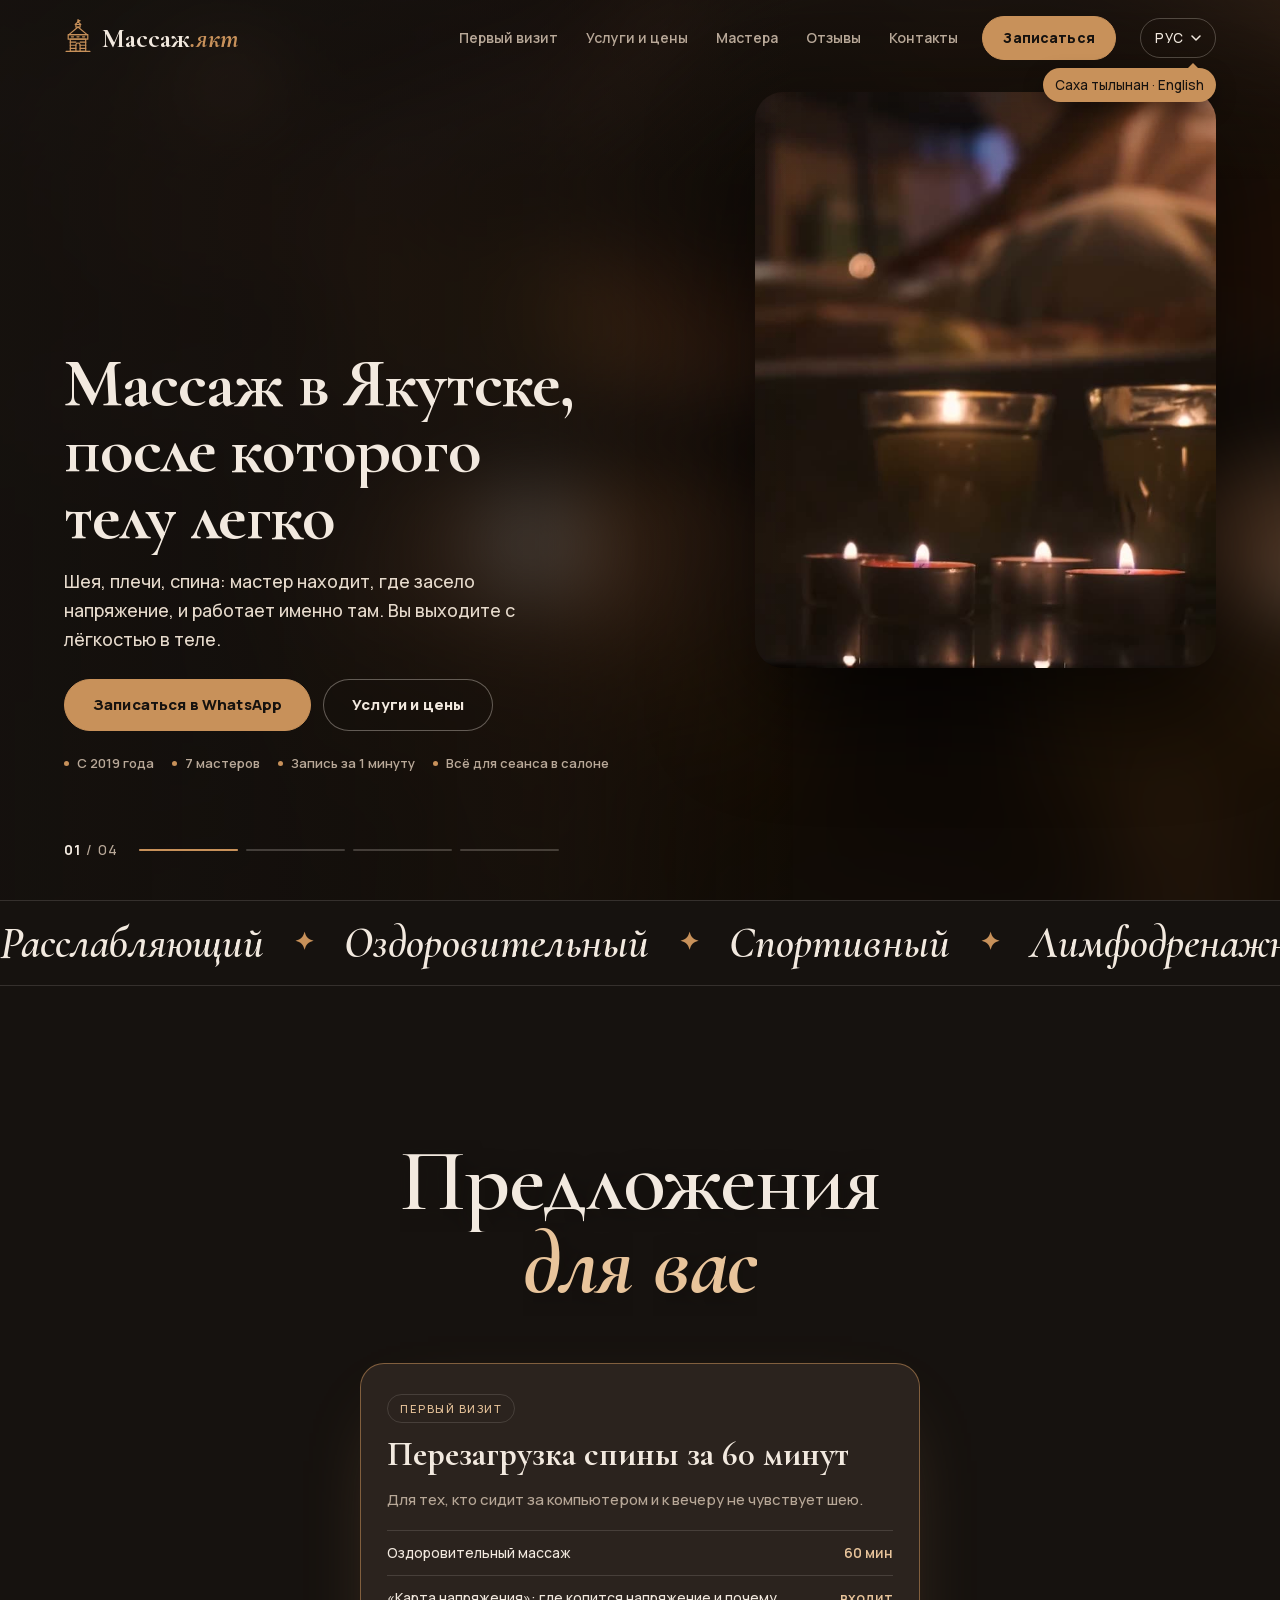
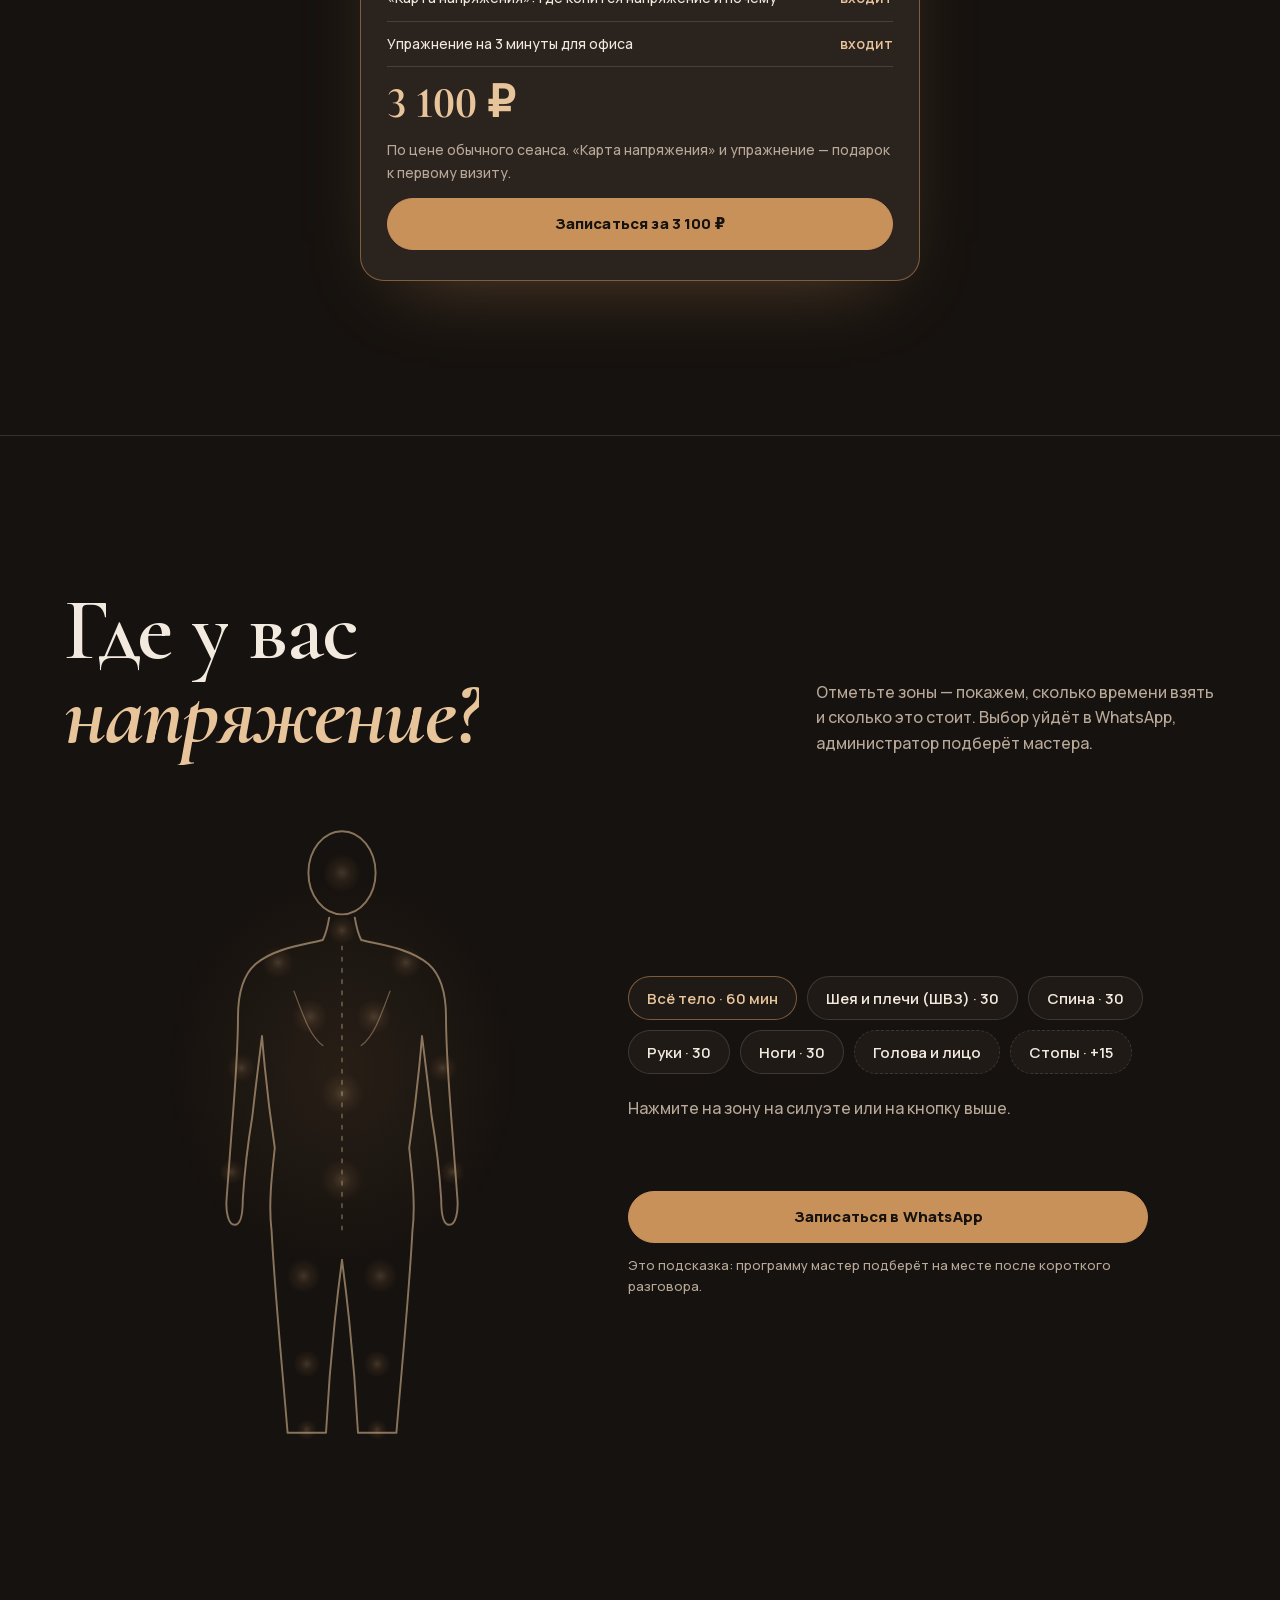
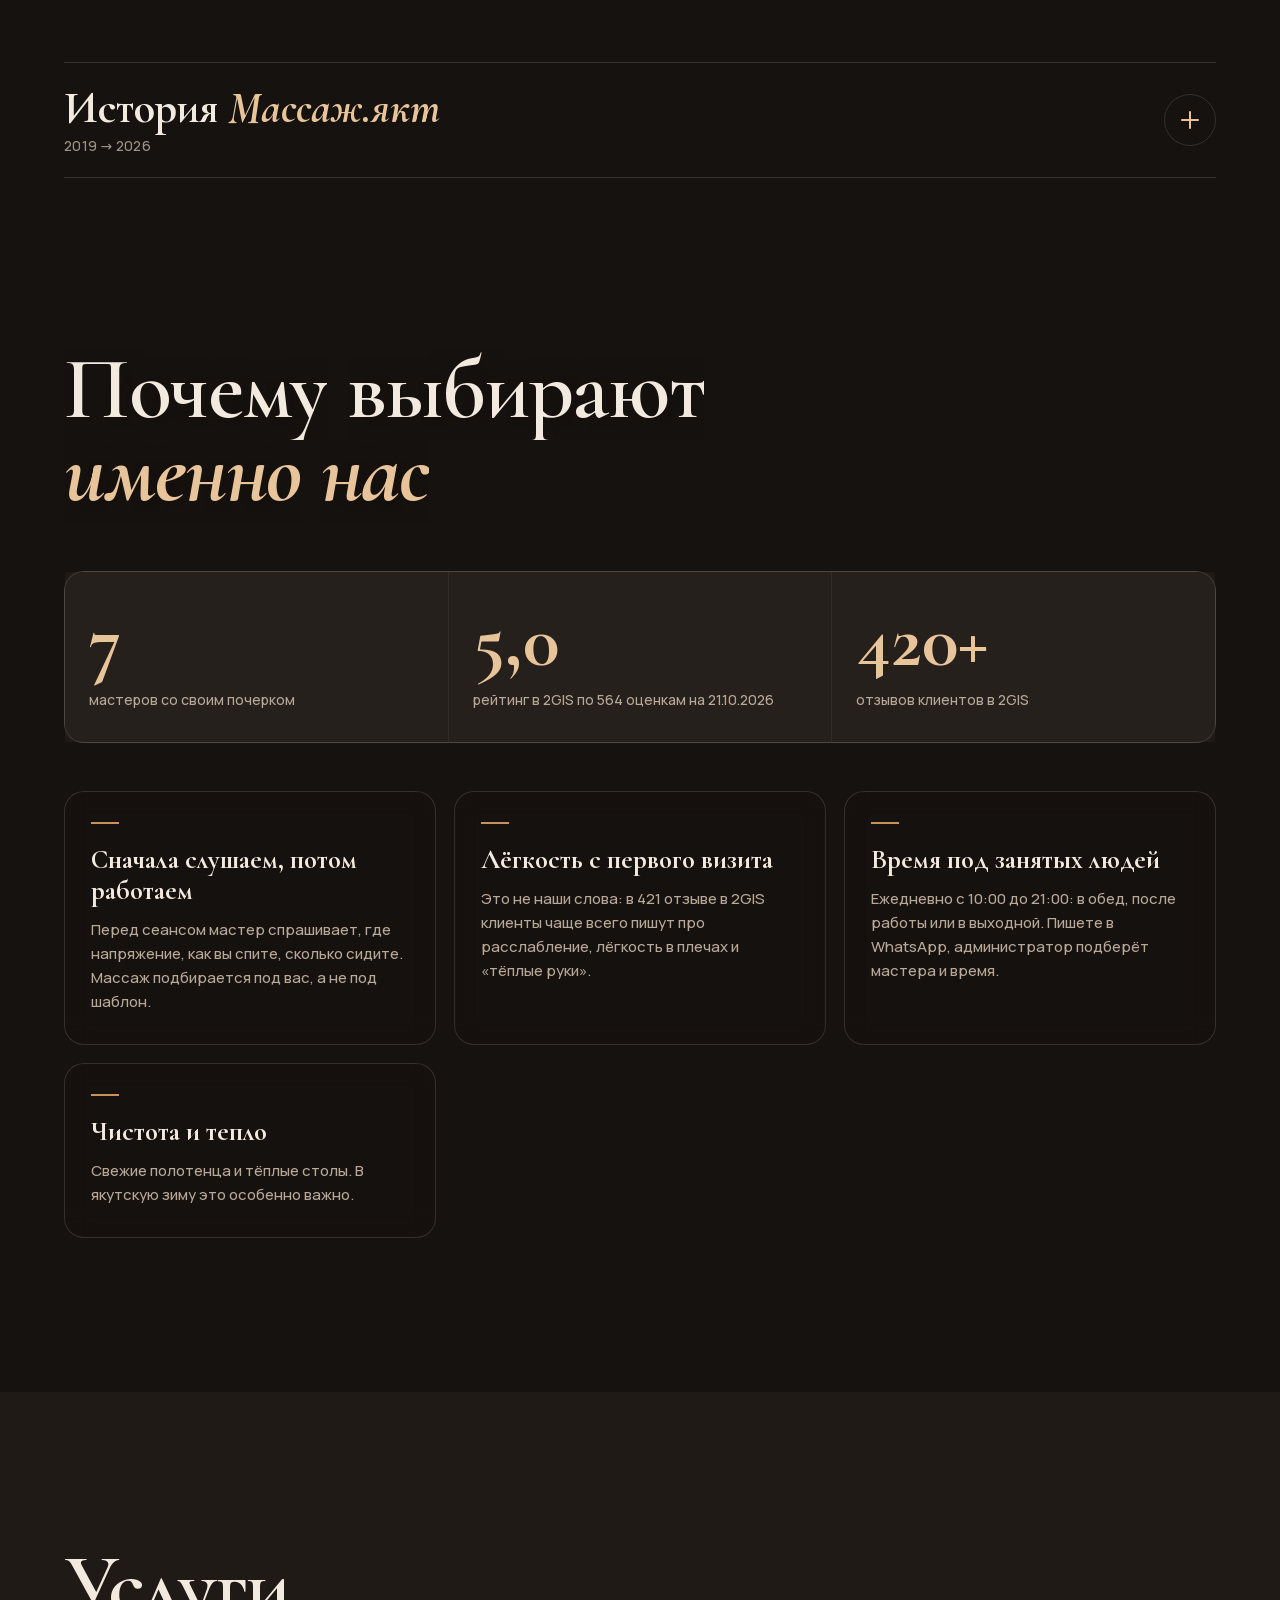
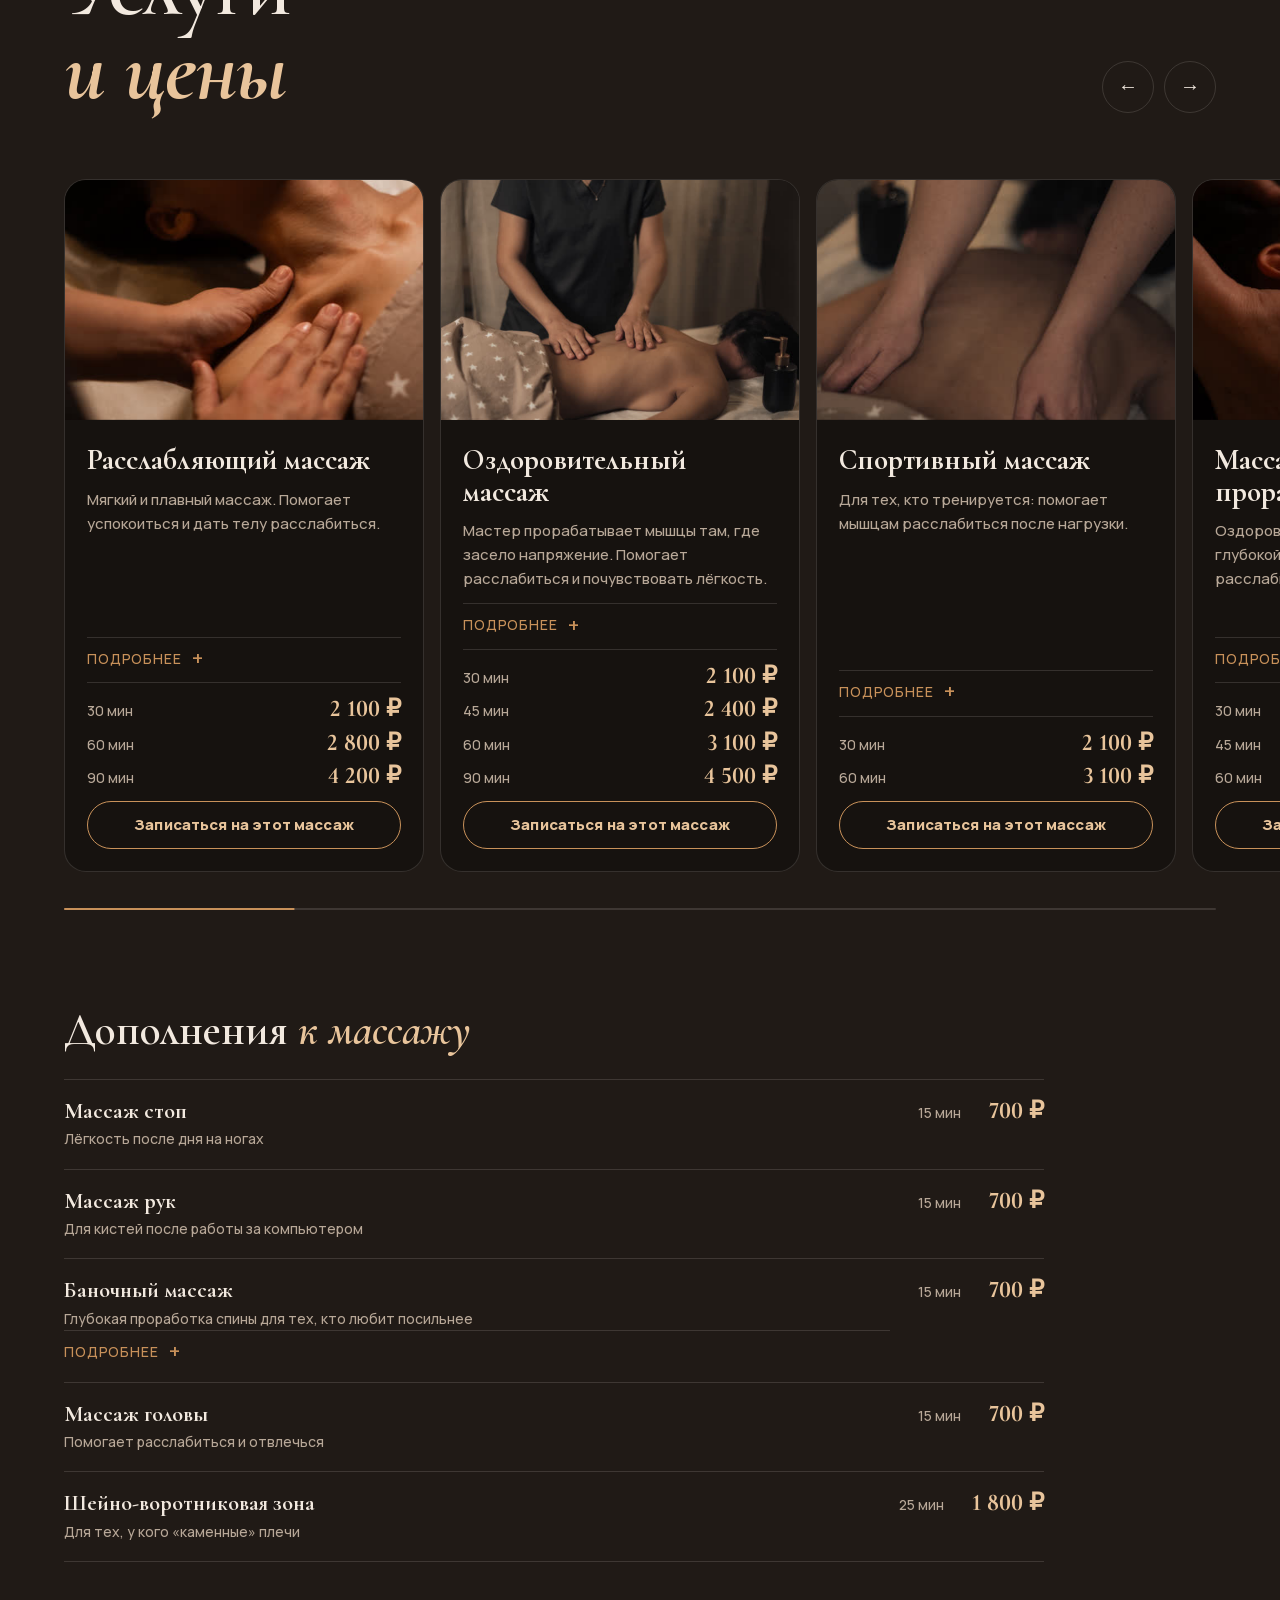
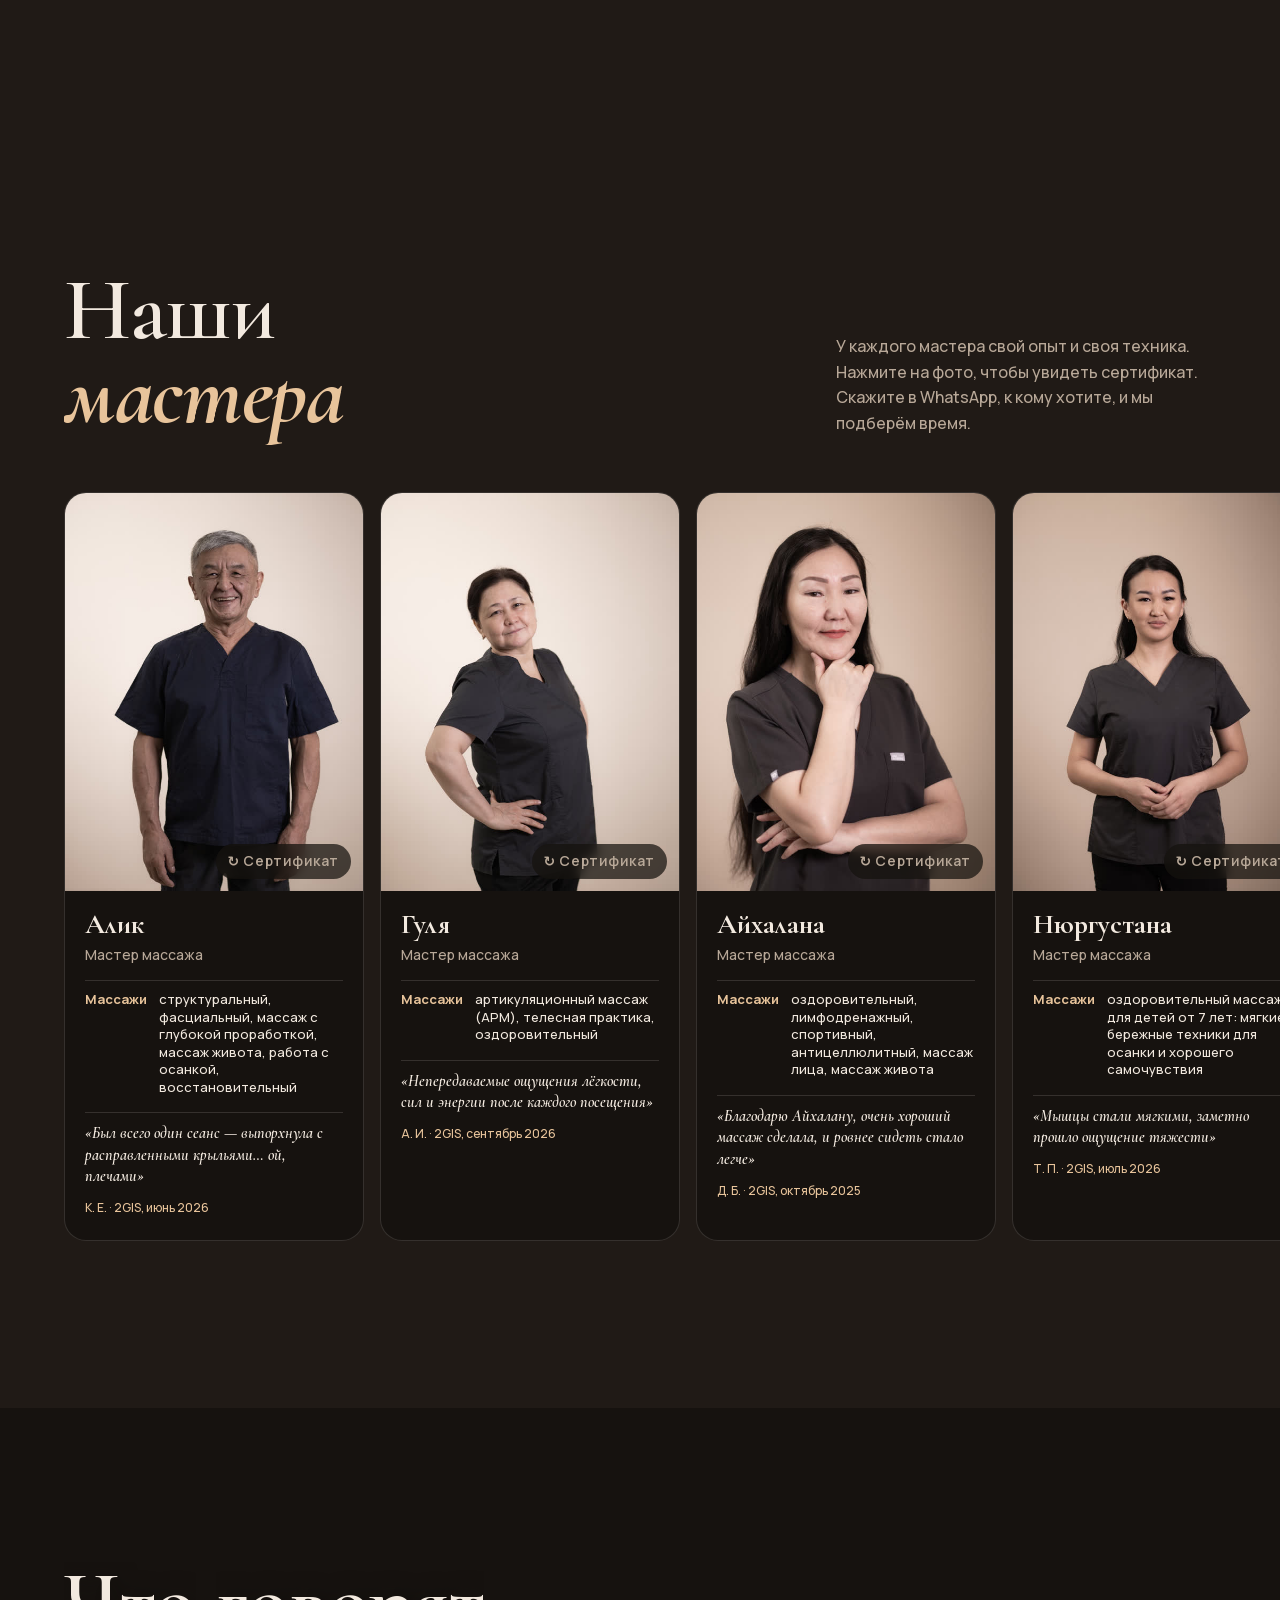
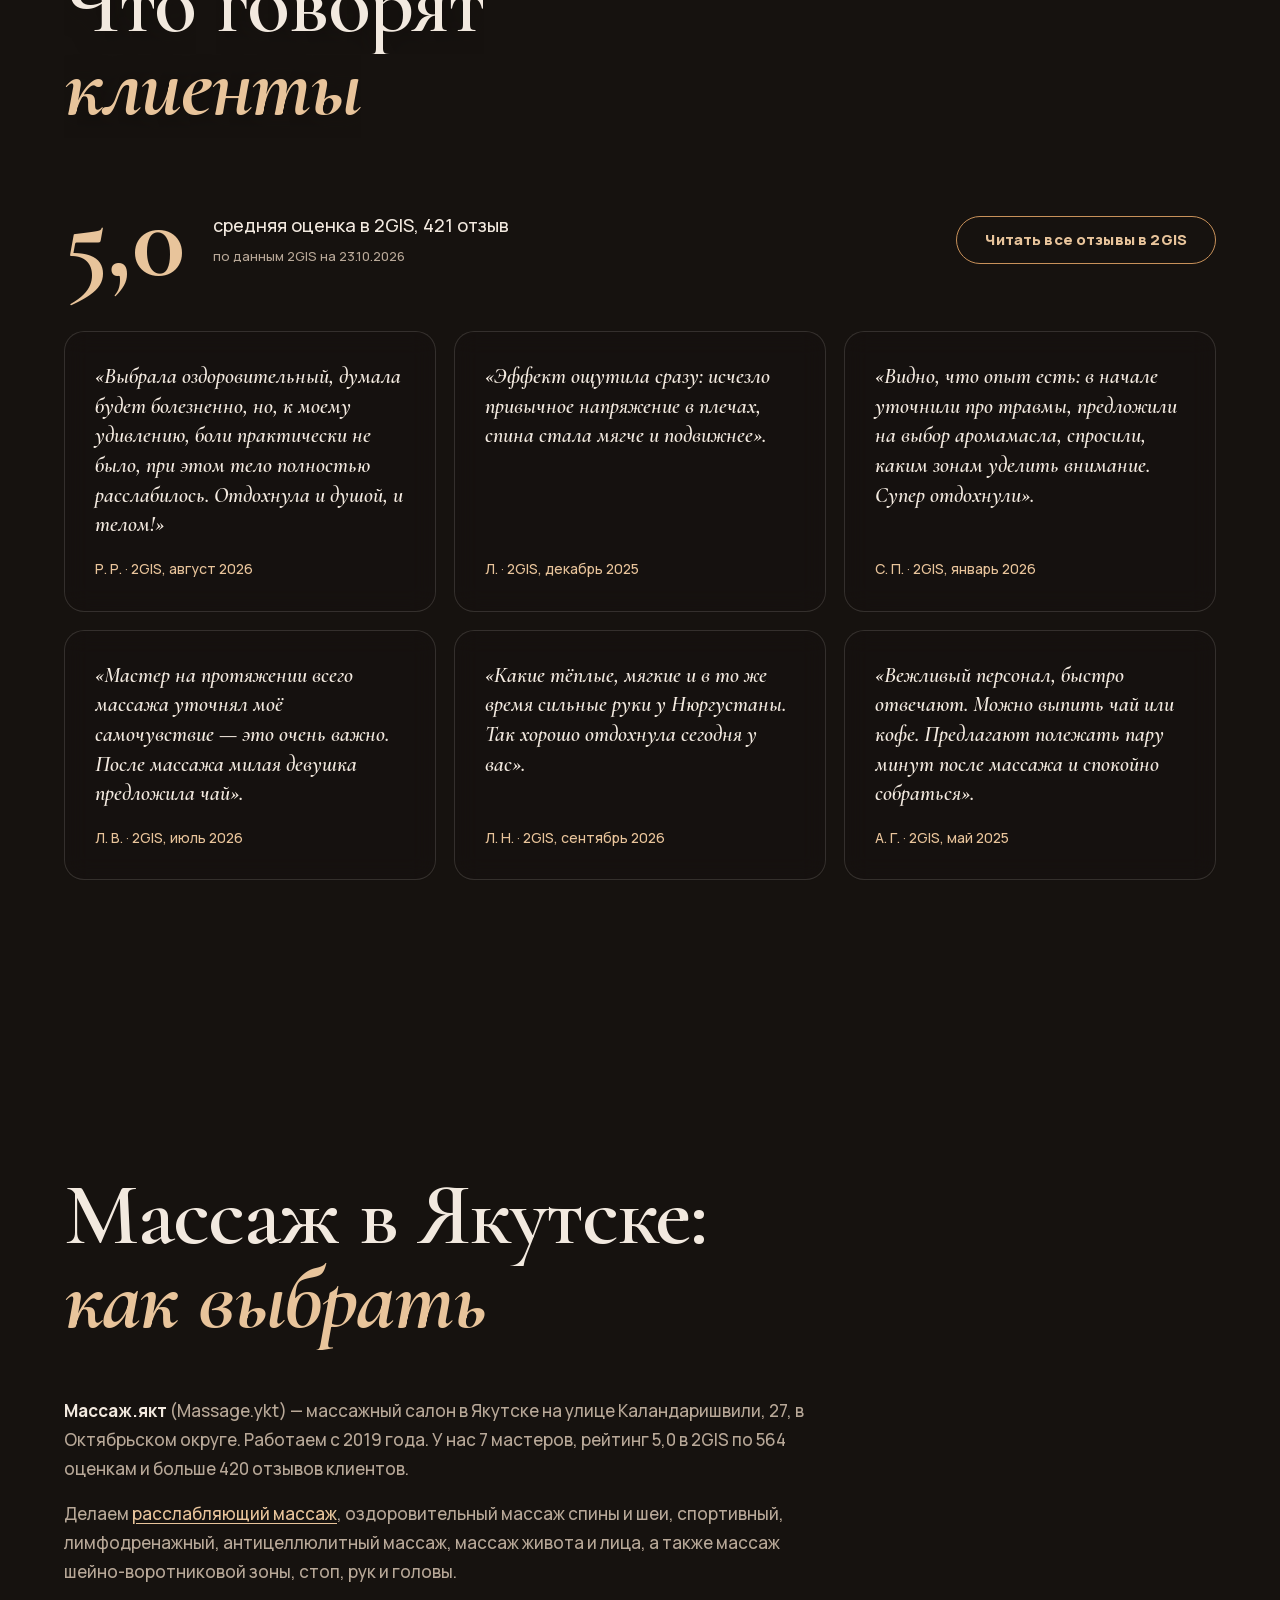
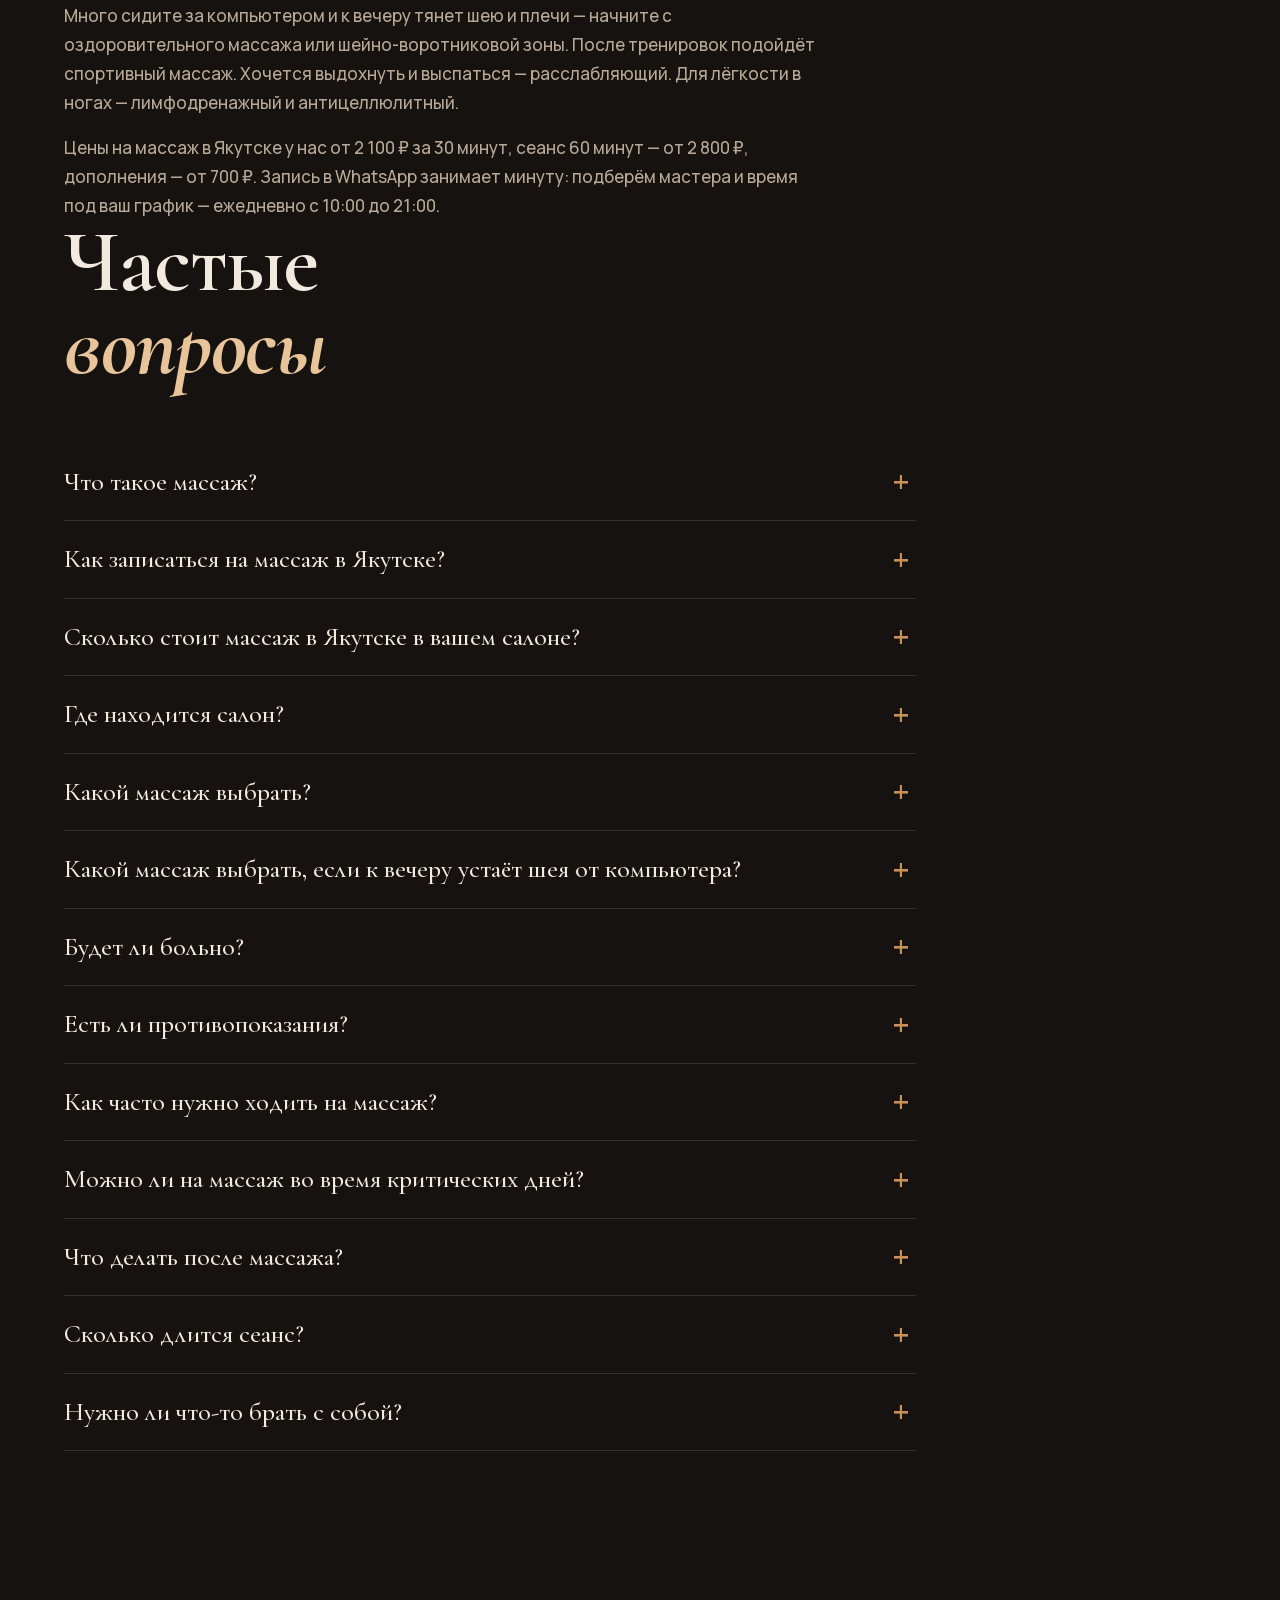
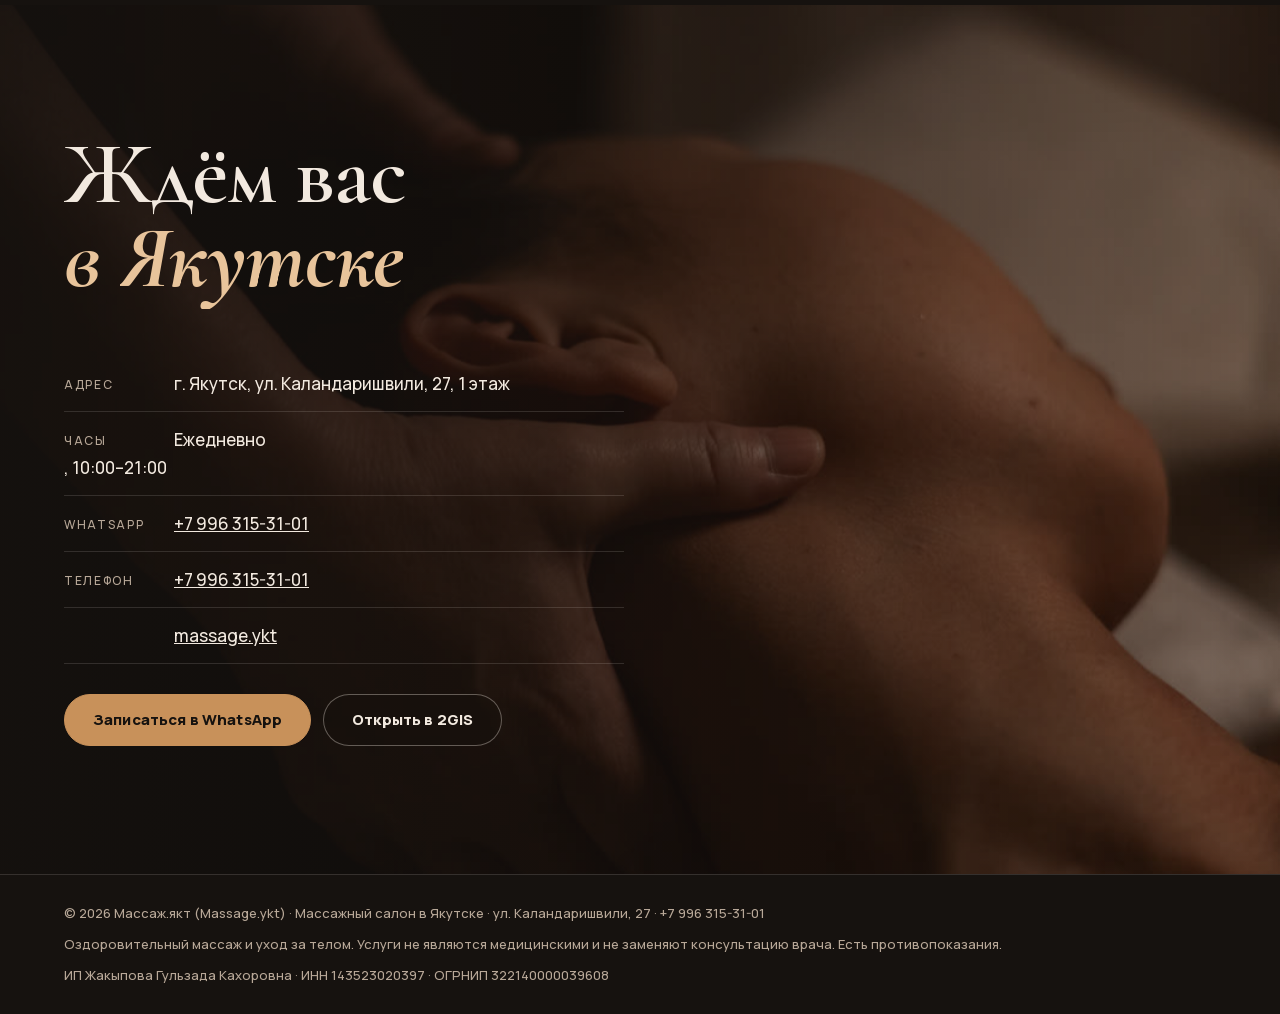
<file: index.html>
<!doctype html>
<html lang="ru">
<head>
  <meta charset="utf-8">
  <meta name="viewport" content="width=device-width, initial-scale=1, viewport-fit=cover">
  <title>Массаж в Якутске — салон Массаж.якт, от 2 100 ₽</title>
  <meta name="description" content="Массажный салон Массаж.якт (Massage.ykt) в Якутске: расслабляющий, оздоровительный, спортивный, лимфодренажный, антицеллюлитный массаж, массаж спины и лица. 7 мастеров, рейтинг 5,0 в 2GIS. Цены от 2 100 ₽, запись в WhatsApp.">
  <meta name="geo.position" content="62.022577;129.696412">
  <meta name="ICBM" content="62.022577, 129.696412">
  <meta name="keywords" content="массаж Якутск, массаж в Якутске, массажный салон Якутск, массаж спины Якутск, массаж шеи Якутск, расслабляющий массаж Якутск, оздоровительный массаж Якутск, спортивный массаж Якутск, лимфодренажный массаж Якутск, антицеллюлитный массаж Якутск, массаж лица Якутск, массажист Якутск, цены на массаж Якутск, Массаж.якт">
  <meta name="robots" content="index, follow, max-image-preview:large">
  <meta name="geo.region" content="RU-SA">
  <meta name="geo.placename" content="Якутск">
  <meta name="theme-color" content="#16120f">
  <meta name="format-detection" content="telephone=no">
  <meta name="apple-mobile-web-app-capable" content="yes">
  <meta name="apple-mobile-web-app-status-bar-style" content="black-translucent">
  <!-- Домен: massageykt.ru (GitHub Pages, файл CNAME). massageyakutsk.ru — переадресация на него -->
  <link rel="canonical" href="https://massageykt.ru/">
  <meta property="og:type" content="website">
  <meta property="og:locale" content="ru_RU">
  <meta property="og:title" content="Массаж в Якутске — салон Массаж.якт">
  <meta property="og:site_name" content="Массаж.якт">
  <meta property="og:description" content="7 мастеров, рейтинг 5,0 в 2GIS, цены от 2 100 ₽. Каландаришвили, 27. Запись в WhatsApp за 1 минуту.">
  <meta property="og:image" content="https://massageykt.ru/img/og-massazh-yakutsk.jpg">
  <meta property="og:image:width" content="1200">
  <meta property="og:image:height" content="630">
  <meta property="og:image:type" content="image/jpeg">
  <meta property="og:image:alt" content="Команда массажного салона Массаж.якт в Якутске">
  <meta name="twitter:card" content="summary_large_image">
  <meta name="twitter:title" content="Массаж в Якутске — салон Массаж.якт">
  <meta name="twitter:description" content="7 мастеров, рейтинг 5,0 в 2GIS, цены от 2 100 ₽. Каландаришвили, 27. Запись в WhatsApp за 1 минуту.">
  <meta name="twitter:image" content="https://massageykt.ru/img/og-massazh-yakutsk.jpg">
  <meta property="og:url" content="https://massageykt.ru/">
  <meta name="yandex-verification" content="449ce7657b4cef07">
  <meta name="google-site-verification" content="0f01XeHHrFKOJYA9zyB-sBrBwQpg3ICtelrclB5sq0U">
  <link rel="icon" type="image/svg+xml" href="data:image/svg+xml,%3Csvg%20xmlns%3D%22http%3A//www.w3.org/2000/svg%22%20viewBox%3D%22-4%20-2%2048%2052%22%3E%3Crect%20x%3D%22-4%22%20y%3D%22-2%22%20width%3D%2248%22%20height%3D%2252%22%20rx%3D%2210%22%20fill%3D%22%2316120f%22/%3E%3Cg%20fill%3D%22none%22%20stroke%3D%22%23c8915a%22%20stroke-width%3D%222.4%22%20stroke-linejoin%3D%22round%22%20stroke-linecap%3D%22round%22%3E%3Cpath%20d%3D%22M20%204V0.8%22/%3E%3Cpath%20d%3D%22M20%201.2l3%201.1-3%201.1%22/%3E%3Cpath%20d%3D%22M16%207.6L20%203.8l4%203.8%22/%3E%3Cpath%20d%3D%22M17%207.6h6v3.6h-6z%22/%3E%3Cpath%20d%3D%22M20%2011.2L7%2022h26z%22/%3E%3Cpath%20d%3D%22M6%2022h28v6.5H6z%22/%3E%3Cpath%20d%3D%22M10.5%2025.2h3M18.5%2025.2h3M26.5%2025.2h3%22/%3E%3Cpath%20d%3D%22M9%2028.5h22V46H9z%22/%3E%3Cpath%20d%3D%22M9%2032.8h8M23%2032.8h8M9%2037.2h8M23%2037.2h8M9%2041.6h8M23%2041.6h8%22/%3E%3Cpath%20d%3D%22M17%2046v-9a3%203%200%200%201%206%200v9%22/%3E%3Cpath%20d%3D%22M3%2046h34%22/%3E%3C/g%3E%3C/svg%3E">
  <link rel="preload" as="font" type="font/woff2" href="fonts/CormorantGaramond-normal-cyrillic-co3bmX5s.woff2" crossorigin>
  <link rel="preload" as="font" type="font/woff2" href="fonts/Manrope-normal-cyrillic-xn7gYHE4.woff2" crossorigin>
  <link rel="preload" as="font" type="font/woff2" href="fonts/CormorantGaramond-normal-cyrillic-co3bmX5s.woff2" crossorigin>
  <link rel="preload" as="font" type="font/woff2" href="fonts/Manrope-normal-cyrillic-xn7gYHE4.woff2" crossorigin>
  <link rel="stylesheet" href="fonts/fonts.css">
  <link rel="preload" as="image" href="video/hero-poster.jpg">
  <link rel="stylesheet" href="style.css">

  <script type="application/ld+json">
  {
    "@context": "https://schema.org",
    "@type": "HealthAndBeautyBusiness",
    "@id": "https://massageykt.ru/#salon",
    "name": "Массаж.якт",
    "alternateName": "Massage.ykt",
    "description": "Массажный салон в Якутске: расслабляющий, оздоровительный, спортивный, лимфодренажный, антицеллюлитный массаж и массаж лица. 7 мастеров.",
    "url": "https://massageykt.ru/",
    "image": [
      "https://massageykt.ru/img/massazhnyy-salon-yakutsk-komanda.jpg",
      "https://massageykt.ru/img/ozdorovitelnyy-massazh-yakutsk.jpg",
      "https://massageykt.ru/img/massazh-yakutsk-rasslablyayushchiy.jpg"
    ],
    "telephone": "+7 996 315-31-01",
    "priceRange": "700–4500 ₽",
    "currenciesAccepted": "RUB",
    "address": {
      "@type": "PostalAddress",
      "streetAddress": "ул. Каландаришвили, 27",
      "postalCode": "677013",
      "addressLocality": "Якутск",
      "addressRegion": "Республика Саха (Якутия)",
      "addressCountry": "RU"
    },
    "geo": {
      "@type": "GeoCoordinates",
      "latitude": 62.022577,
      "longitude": 129.696412
    },
    "areaServed": {
      "@type": "City",
      "name": "Якутск"
    },
    "openingHours": "Mo-Su 10:00-21:00",
    "foundingDate": "2019",
    "founder": {
      "@type": "Person",
      "@id": "https://massageykt.ru/islam#person",
      "name": "Ислам Жакыпов",
      "url": "https://massageykt.ru/islam"
    },
    "hasMap": "https://2gis.ru/yakutsk/firm/70000001106117834",
    "aggregateRating": {
      "@type": "AggregateRating",
      "ratingValue": "5.0",
      "ratingCount": "564",
      "bestRating": "5"
    },
    "sameAs": [
      "https://instagram.com/massage.ykt",
      "https://2gis.ru/yakutsk/firm/70000001106117834"
    ],
    "hasOfferCatalog": {
      "@type": "OfferCatalog",
      "name": "Услуги и цены",
      "itemListElement": [
        {
          "@type": "Offer",
          "price": "2100",
          "priceCurrency": "RUB",
          "itemOffered": {
            "@type": "Service",
            "name": "Расслабляющий массаж в Якутске"
          }
        },
        {
          "@type": "Offer",
          "price": "2100",
          "priceCurrency": "RUB",
          "itemOffered": {
            "@type": "Service",
            "name": "Оздоровительный массаж в Якутске"
          }
        },
        {
          "@type": "Offer",
          "price": "2100",
          "priceCurrency": "RUB",
          "itemOffered": {
            "@type": "Service",
            "name": "Спортивный массаж в Якутске"
          }
        },
        {
          "@type": "Offer",
          "price": "2400",
          "priceCurrency": "RUB",
          "itemOffered": {
            "@type": "Service",
            "name": "Массаж с глубокой проработкой в Якутске"
          }
        },
        {
          "@type": "Offer",
          "price": "3100",
          "priceCurrency": "RUB",
          "itemOffered": {
            "@type": "Service",
            "name": "Лимфодренажный массаж в Якутске"
          }
        },
        {
          "@type": "Offer",
          "price": "3100",
          "priceCurrency": "RUB",
          "itemOffered": {
            "@type": "Service",
            "name": "Массаж живота в Якутске"
          }
        },
        {
          "@type": "Offer",
          "price": "3100",
          "priceCurrency": "RUB",
          "itemOffered": {
            "@type": "Service",
            "name": "Антицеллюлитный массаж в Якутске"
          }
        },
        {
          "@type": "Offer",
          "price": "2800",
          "priceCurrency": "RUB",
          "itemOffered": {
            "@type": "Service",
            "name": "Массаж лица в Якутске"
          }
        },
        {
          "@type": "Offer",
          "price": "4200",
          "priceCurrency": "RUB",
          "itemOffered": {
            "@type": "Service",
            "name": "Телесная практика в Якутске"
          }
        },
        {
          "@type": "Offer",
          "price": "1800",
          "priceCurrency": "RUB",
          "itemOffered": {
            "@type": "Service",
            "name": "Массаж шейно-воротниковой зоны в Якутске"
          }
        },
        {
          "@type": "Offer",
          "price": "700",
          "priceCurrency": "RUB",
          "itemOffered": {
            "@type": "Service",
            "name": "Массаж стоп в Якутске"
          }
        },
        {
          "@type": "Offer",
          "price": "700",
          "priceCurrency": "RUB",
          "itemOffered": {
            "@type": "Service",
            "name": "Массаж рук в Якутске"
          }
        },
        {
          "@type": "Offer",
          "price": "700",
          "priceCurrency": "RUB",
          "itemOffered": {
            "@type": "Service",
            "name": "Массаж головы в Якутске"
          }
        },
        {
          "@type": "Offer",
          "price": "700",
          "priceCurrency": "RUB",
          "itemOffered": {
            "@type": "Service",
            "name": "Баночный массаж в Якутске"
          }
        }
      ]
    }
  }
  </script>
  <script type="application/ld+json">
  {
    "@context": "https://schema.org",
    "@type": "FAQPage",
    "mainEntity": [
      {
        "@type": "Question",
        "name": "Что такое массаж?",
        "acceptedAnswer": {
          "@type": "Answer",
          "text": "Массаж — это работа рук мастера с мышцами и кожей. Многие отмечают после сеанса расслабление, лёгкость, тепло и спокойствие. Массаж не лечит болезни — это забота о себе, как спорт или хороший сон. Мы делаем оздоровительный массаж и уход за телом."
        }
      },
      {
        "@type": "Question",
        "name": "Как записаться на массаж в Якутске?",
        "acceptedAnswer": {
          "@type": "Answer",
          "text": "Нажмите любую кнопку «Записаться». Откроется WhatsApp с готовым сообщением, администратор подберёт мастера и время. Телефон: +7 996 315-31-01."
        }
      },
      {
        "@type": "Question",
        "name": "Сколько стоит массаж в Якутске в вашем салоне?",
        "acceptedAnswer": {
          "@type": "Answer",
          "text": "Сеанс 30 минут — от 2 100 ₽, 60 минут — от 2 800 ₽, 90 минут — от 4 200 ₽. Дополнения к массажу — от 700 ₽. Все цены в разделе «Услуги и цены»."
        }
      },
      {
        "@type": "Question",
        "name": "Где находится салон?",
        "acceptedAnswer": {
          "@type": "Answer",
          "text": "Якутск, ул. Каландаришвили, 27, 1 этаж (Октябрьский округ). Работаем по записи."
        }
      },
      {
        "@type": "Question",
        "name": "Какой массаж выбрать?",
        "acceptedAnswer": {
          "@type": "Answer",
          "text": "Устали, хочется выдохнуть — расслабляющий. Тянет шею и плечи от компьютера — оздоровительный или шейно-воротниковая зона. Тренируетесь — спортивный. Любите посильнее — глубокая проработка и баночный. Тяжёлые ноги — лимфодренажный. Следите за силуэтом — антицеллюлитный. Устали «головой» — телесная практика. Не уверены — напишите в WhatsApp, администратор подскажет за пару минут."
        }
      },
      {
        "@type": "Question",
        "name": "Какой массаж выбрать, если к вечеру устаёт шея от компьютера?",
        "acceptedAnswer": {
          "@type": "Answer",
          "text": "Чаще всего подходит оздоровительный массаж или массаж шейно-воротниковой зоны. Мастер спросит, где именно напряжение, и подберёт технику и силу нажима."
        }
      },
      {
        "@type": "Question",
        "name": "Будет ли больно?",
        "acceptedAnswer": {
          "@type": "Answer",
          "text": "Нет, если вы этого не хотите. Силу нажима мастер подбирает вместе с вами и уточняет самочувствие во время сеанса. Скажите «мягче» в любой момент."
        }
      },
      {
        "@type": "Question",
        "name": "Есть ли противопоказания?",
        "acceptedAnswer": {
          "@type": "Answer",
          "text": "Да. Мы заботимся о вашем самочувствии, поэтому перед визитом прочитайте список ниже. Массаж не делаем, если сейчас: температура, простуда, грипп, плохое самочувствие; острые воспаления или обострение хронического заболевания; свежие травмы, ушибы, растяжения, переломы; высыпания, ранки, грибок, ожоги на коже в зоне массажа; алкогольное опьянение. Только с разрешения врача, если у вас: беременность (любой срок) или меньше 2 месяцев после родов; варикоз, тромбоз, тромбофлебит; заболевания сердца и сосудов, высокое давление; онкологические заболевания, в том числе в прошлом; операции за последние 3–6 месяцев; сахарный диабет, заболевания почек или щитовидной железы; эпилепсия; кардиостимулятор, импланты, металлоконструкции. По отдельным видам: баночный и антицеллюлитный — не при склонности к синякам, сосудистых звёздочках, приёме препаратов, разжижающих кровь; массаж живота — не при беременности, в критические дни и сразу после еды; лимфодренажный — не при варикозе и тромбозе без разрешения врача; массаж лица — не при воспалениях на коже и в первые 2 недели после уколов и пилингов. Сомневаетесь — напишите администратору, лучше спросить заранее. Наши услуги не являются медицинскими и не заменяют консультацию врача."
        }
      },
      {
        "@type": "Question",
        "name": "Как часто нужно ходить на массаж?",
        "acceptedAnswer": {
          "@type": "Answer",
          "text": "Для поддержания — раз в 1–2 недели. Лимфодренажный и антицеллюлитный обычно выбирают курсом — частоту подскажет мастер. Если просто устали — приходите, когда тело просит."
        }
      },
      {
        "@type": "Question",
        "name": "Можно ли на массаж во время критических дней?",
        "acceptedAnswer": {
          "@type": "Answer",
          "text": "Расслабляющий массаж спины, шеи, лица и стоп — можно, если чувствуете себя нормально. Массаж живота, поясницы, антицеллюлитный и лимфодренажный лучше перенести на несколько дней."
        }
      },
      {
        "@type": "Question",
        "name": "Что делать после массажа?",
        "acceptedAnswer": {
          "@type": "Answer",
          "text": "Выпейте воды, не спешите вставать и бежать по делам. Баню, тяжёлую тренировку и алкоголь лучше отложить до завтра. Лёгкая сонливость — нормально, тело переключилось на отдых."
        }
      },
      {
        "@type": "Question",
        "name": "Сколько длится сеанс?",
        "acceptedAnswer": {
          "@type": "Answer",
          "text": "От 30 до 90 минут в зависимости от программы. Плюс 10 минут на знакомство с мастером."
        }
      },
      {
        "@type": "Question",
        "name": "Нужно ли что-то брать с собой?",
        "acceptedAnswer": {
          "@type": "Answer",
          "text": "Нет. Полотенца, масла и чай есть в салоне."
        }
      }
    ]
  }
  </script>
</head>
<body>
  <a class="skip" href="#main">К содержанию</a>

  <!-- ===== ШАПКА ===== -->
  <header class="header" id="header">
    <a class="logo" href="#top" aria-label="Массаж.якт — на главную"><svg class="logo__mark" viewBox="0 0 40 48" fill="none" stroke="currentColor" stroke-width="1.7" stroke-linejoin="round" stroke-linecap="round" aria-hidden="true"><path d="M20 4V0.8"/><path d="M20 1.2l3 1.1-3 1.1"/><path d="M16 7.6L20 3.8l4 3.8"/><path d="M17 7.6h6v3.6h-6z"/><path d="M20 11.2L7 22h26z"/><path d="M6 22h28v6.5H6z"/><path d="M10.5 25.2h3M18.5 25.2h3M26.5 25.2h3"/><path d="M9 28.5h22V46H9z"/><path d="M9 32.8h8M23 32.8h8M9 37.2h8M23 37.2h8M9 41.6h8M23 41.6h8"/><path d="M17 46v-9a3 3 0 0 1 6 0v9"/><path d="M3 46h34"/></svg><b class="logo__text">Массаж<span>.якт</span></b></a>
    <nav class="nav" id="nav" aria-label="Основное меню">
      <a href="#offers" data-i18n="nav_offers">Первый визит</a>
      <a href="#services" data-i18n="services">Услуги и цены</a>
      <a href="#masters" data-i18n="nav_masters">Мастера</a>
      <a href="#reviews" data-i18n="nav_reviews">Отзывы</a>
      <a href="#contacts" data-i18n="nav_contacts">Контакты</a>
      <a class="btn nav__cta js-wa" href="https://wa.me/79963153101" data-msg="Здравствуйте! Хочу записаться на массаж." data-i18n="wa">Записаться в WhatsApp</a>
    </nav>
    <a class="btn btn--small header__cta js-wa" href="https://wa.me/79963153101" data-msg="Здравствуйте! Хочу записаться на массаж." data-i18n="book">Записаться</a>
    <div class="lang" id="lang"><button type="button" class="lang__btn" id="langBtn" aria-haspopup="true" aria-expanded="false" aria-controls="langMenu" aria-label="Язык сайта"><span id="langCur">РУС</span><svg viewBox="0 0 10 6" aria-hidden="true"><path d="M1 1l4 4 4-4" fill="none" stroke="currentColor" stroke-width="1.5" stroke-linecap="round" stroke-linejoin="round"/></svg></button><div class="lang__menu" id="langMenu" hidden><button type="button" data-lang="ru" data-short="РУС" aria-pressed="true">Русский</button><button type="button" data-lang="sah" data-short="САХА" aria-pressed="false">Саха тыла</button><button type="button" data-lang="en" data-short="ENG" aria-pressed="false">English</button></div><button type="button" class="lang__hint" id="langHint">Саха тылынан · English</button></div>
    <button class="burger" id="burger" aria-label="Открыть меню" aria-expanded="false" aria-controls="nav"><span></span><span></span></button>
  </header>

  <main id="main">

    <!-- ===== ГЛАВНЫЙ ЭКРАН ===== -->
    <section class="hero" id="top" aria-roledescription="карусель" aria-label="Главные слайды">
      <div class="hero__parallax" id="heroParallax">
        <!-- Видео: файл подставляет script.js (телефон — лёгкая версия, ПК — чёткая) -->
        <video class="hero__backdrop" id="heroBackdrop" muted playsinline loop preload="none" poster="video/hero-poster.jpg" aria-hidden="true"></video>
        <video class="hero__video" id="heroVideo" muted playsinline loop autoplay preload="auto" poster="video/hero-poster.jpg" aria-label="Сеанс массажа в салоне Массаж.якт"></video>
      </div>

      <!-- Тексты главного экрана сменяют друг друга поверх видео -->
      <div class="hero__data" hidden>
        <span data-i18n-slide="1" class="hero__slide is-active" data-title="Массаж в Якутске, после которого телу легко" data-text="Шея, плечи, спина: мастер находит, где засело напряжение, и работает именно там. Вы выходите с лёгкостью в теле."></span>
        <span data-i18n-slide="2" class="hero__slide" data-title="60 минут, которые вы забираете себе" data-text="Тишина, мягкий свет, тёплые руки мастера. Телефон можно оставить на ресепшене."></span>
        <span data-i18n-slide="3" class="hero__slide" data-title="Мастера, которые чувствуют тело" data-text="7 мастеров. Каждого учили не только технике, но и тому, как услышать, где у вас напряжение."></span>
        <span data-i18n-slide="4" class="hero__slide" data-title="Запись за одну минуту" data-text="Нажмите «Записаться», откроется WhatsApp. Мы подберём мастера и удобное время."></span>
      </div>

      <div class="hero__shade"></div>

      <div class="hero__content" id="heroContent">
        <p class="temp" id="temp" hidden>
          <span class="temp__cold"><i class="i18n-t" data-i18n="temp_cold">За окном в Якутске</i> <b id="tempOut">—</b></span>
          <span class="temp__warm" data-i18n="temp_warm">у нас тепло</span>
        </p>
        <h1 class="hero__title" id="heroTitle">Массаж в Якутске, после которого телу легко</h1>
        <p class="hero__text" id="heroText">Шея, плечи, спина: мастер находит, где засело напряжение, и работает именно там. Вы выходите с лёгкостью в теле.</p>
        <div class="hero__actions">
          <a class="btn js-wa" href="https://wa.me/79963153101" data-msg="Здравствуйте! Хочу записаться на массаж." data-i18n="wa">Записаться в WhatsApp</a>
          <a class="btn btn--ghost" href="#services" data-i18n="services">Услуги и цены</a>
        </div>
        <ul class="facts" aria-label="Коротко о салоне">
          <li data-i18n="f_2019">С 2019 года</li>
          <li data-i18n="f_7">7 мастеров</li>
          <li data-i18n="f_min">Запись за 1 минуту</li>
          <li data-i18n="f_all">Всё для сеанса в салоне</li>
        </ul>
      </div>

      <div class="hero__controls">
        <span class="hero__count"><b id="heroNum">01</b> / 04</span>
        <div class="hero__bars" id="heroBars" role="tablist" aria-label="Выбор слайда"></div>
      </div>
    </section>

    <!-- ===== БЕГУЩАЯ СТРОКА ===== -->
    <div class="marquee" aria-hidden="true">
      <div class="marquee__track">
        <span>Расслабляющий</span><i>✦</i><span>Оздоровительный</span><i>✦</i><span>Спортивный</span><i>✦</i><span>Лимфодренажный</span><i>✦</i><span>Массаж лица</span><i>✦</i><span>Телесная практика</span><i>✦</i>
        <span>Расслабляющий</span><i>✦</i><span>Оздоровительный</span><i>✦</i><span>Спортивный</span><i>✦</i><span>Лимфодренажный</span><i>✦</i><span>Массаж лица</span><i>✦</i><span>Телесная практика</span><i>✦</i>
      </div>
    </div>

    <!-- ===== ПРЕДЛОЖЕНИЯ (офферы, см. 01_БРИФ/Офферы_по_Хормози.md) ===== -->
    <section class="offers has-photo" id="offers">
      <div class="sec-bg" aria-hidden="true"><img width="1400" height="2489" src="img/massazh-yakutsk-nezhnyy-fon-sm.jpg" srcset="img/massazh-yakutsk-nezhnyy-fon-sm.jpg 800w, img/massazh-yakutsk-nezhnyy-fon.jpg 1400w" sizes="100vw" alt="" loading="lazy" decoding="async"></div>
      <h2 class="section-title" data-i18n="h_offers">Предложения<br><em>для вас</em></h2>
      <div class="offers__grid offers__grid--one">
        <article class="offer offer--hot reveal">
          <span class="offer__tag" data-i18n="offer_tag">Первый визит</span>
          <h3>Перезагрузка спины за 60 минут</h3>
          <p class="offer__who">Для тех, кто сидит за компьютером и к вечеру не чувствует шею.</p>
          <ul class="offer__list"><li><span>Оздоровительный массаж</span><b>60 мин</b></li><li><span>«Карта напряжения»: где копится напряжение и почему</span><b>входит</b></li><li><span>Упражнение на 3 минуты для офиса</span><b>входит</b></li></ul>
          <div class="offer__price"><b>3 100 ₽</b></div>
          <p class="offer__note">По цене обычного сеанса. «Карта напряжения» и упражнение — подарок к первому визиту.</p>
          <a class="btn js-wa" href="https://wa.me/79963153101" data-msg="Здравствуйте! Хочу «Перезагрузку спины» — первый визит." data-src="оффер">Записаться за 3 100 ₽</a>
        </article>
      </div>
    </section>

    <!-- ===== КАРТА НАПРЯЖЕНИЯ: выбор зон → время, цена, запись в WhatsApp (script.js) ===== -->
    <section class="zmap" id="zones" aria-labelledby="zmapTitle">
      <div class="zmap__head">
        <h2 class="section-title" id="zmapTitle">Где у вас<br><em>напряжение?</em></h2>
        <p class="zmap__lead">Отметьте зоны — покажем, сколько времени взять и сколько это стоит. Выбор уйдёт в WhatsApp, администратор подберёт мастера.</p>
      </div>
      <div class="zmap__grid">
        <div class="zmap__body">
          <svg class="zmap__svg" id="zmapSvg" viewBox="0 0 200 400" aria-hidden="true">
            <defs>
              <radialGradient id="zGlow"><stop offset="0" stop-color="#e8c49b" stop-opacity=".95"/><stop offset=".45" stop-color="#c8915a" stop-opacity=".45"/><stop offset="1" stop-color="#c8915a" stop-opacity="0"/></radialGradient>
              <path id="zHalf" d="M92 66C91 72 90 76 88 80C76 83 58 85 46 95C38 102 35 114 35 128C35 150 33 175 31 200C30 215 29 228 28 240C27 250 29 258 33 258C37 258 38 250 38 242C39 226 41 208 44 190C46 172 48 156 50 140C52 165 55 190 58 210C56 228 54 246 56 262C58 300 62 340 66 388L90 388C92 350 96 310 100 280"/>
            </defs>
            <g class="zmap__line">
              <ellipse cx="100" cy="38" rx="21" ry="26"/>
              <use href="#zHalf"/>
              <use href="#zHalf" transform="translate(200 0) scale(-1 1)"/>
              <path class="zmap__spine" d="M100 84V262"/>
              <path class="zmap__thin" d="M70 112C76 128 80 140 88 146M130 112C124 128 120 140 112 146"/>
            </g>
            <g class="zmap__hot" data-zone="head"><circle r="22" cx="100" cy="38"/></g>
            <g class="zmap__hot" data-zone="shvz"><circle r="16" cx="100" cy="74"/><circle r="18" cx="60" cy="94"/><circle r="18" cx="140" cy="94"/></g>
            <g class="zmap__hot" data-zone="back"><circle r="20" cx="80" cy="128"/><circle r="20" cx="120" cy="128"/><circle r="24" cx="100" cy="176"/><circle r="24" cx="100" cy="230"/></g>
            <g class="zmap__hot" data-zone="arms"><circle r="16" cx="37" cy="160"/><circle r="16" cx="163" cy="160"/><circle r="14" cx="31" cy="225"/><circle r="14" cx="169" cy="225"/></g>
            <g class="zmap__hot" data-zone="legs"><circle r="20" cx="76" cy="290"/><circle r="20" cx="124" cy="290"/><circle r="16" cx="78" cy="345"/><circle r="16" cx="122" cy="345"/></g>
            <g class="zmap__hot" data-zone="feet"><circle r="12" cx="78" cy="386"/><circle r="12" cx="122" cy="386"/></g>
          </svg>
        </div>
        <div class="zmap__side">
          <div class="zmap__chips" role="group" aria-label="Зоны напряжения">
            <button type="button" class="zmap__chip zmap__chip--all" data-zone="full" aria-pressed="false" data-i18n="z_chip_full">Всё тело · 60 мин</button>
            <button type="button" class="zmap__chip" data-zone="shvz" aria-pressed="false" data-i18n="z_chip_shvz">Шея и плечи (ШВЗ) · 30</button>
            <button type="button" class="zmap__chip" data-zone="back" aria-pressed="false" data-i18n="z_chip_back">Спина · 30</button>
            <button type="button" class="zmap__chip" data-zone="arms" aria-pressed="false" data-i18n="z_chip_arms">Руки · 30</button>
            <button type="button" class="zmap__chip" data-zone="legs" aria-pressed="false" data-i18n="z_chip_legs">Ноги · 30</button>
            <button type="button" class="zmap__chip zmap__chip--add" data-zone="head" aria-pressed="false" data-i18n="z_chip_head">Голова и лицо</button>
            <button type="button" class="zmap__chip zmap__chip--add" data-zone="feet" aria-pressed="false" data-i18n="z_chip_feet">Стопы · +15</button>
          </div>
          <p class="zmap__about" id="zmapAbout" aria-live="polite">Нажмите на зону на силуэте или на кнопку выше.</p>
          <div class="zmap__result" id="zmapResult" hidden>
            <div class="zmap__row"><span id="zmapName">Оздоровительный массаж</span><b id="zmapTime">60 мин</b></div>
            <div class="zmap__price"><b id="zmapPrice">3 100 ₽</b><small id="zmapNote"></small></div>
          </div>
          <a class="btn js-wa zmap__btn" id="zmapBtn" href="https://wa.me/79963153101" data-src="карта" data-msg="Здравствуйте! Хочу записаться на массаж." data-i18n="wa">Записаться в WhatsApp</a>
          <p class="zmap__fine" data-i18n="z_fine">Это подсказка: программу мастер подберёт на месте после короткого разговора.</p>
        </div>
      </div>
    </section>

    <!-- ===== ИСТОРИЯ: свёрнута, открывается плюсиком ===== -->
    <section class="story" id="story" aria-label="История салона">
      <h2 class="story__head">
        <button class="story__toggle" id="storyToggle" type="button" aria-expanded="false" aria-controls="storyBody">
          <span class="story__label"><span data-i18n="h_story">История <em>Массаж.якт</em></span><small>2019 → 2026</small></span>
          <span class="story__plus" aria-hidden="true"></span>
        </button>
      </h2>
      <div class="story__body" id="storyBody" inert>
        <div class="story__inner">
        <ol class="story__list">
          <li class="story__item">
            <img width="800" height="534" src="img/ozdorovitelnyy-massazh-yakutsk-sm.jpg" srcset="img/ozdorovitelnyy-massazh-yakutsk-sm.jpg 800w, img/ozdorovitelnyy-massazh-yakutsk.jpg 1600w" sizes="(max-width: 820px) 90vw, 320px" alt="Оздоровительный массаж спины в Якутске — салон Массаж.якт" loading="lazy" decoding="async">
            <span class="story__year">2019</span>
            <h3>Один, с кушеткой</h3>
            <p>Всё началось с меня, Ислама, и одной кушетки: я ездил к клиентам домой. Понял, что людям мало «промять спину» — им важно, чтобы их услышали. Отсюда наш подход: сначала разговор, потом массаж.</p>
          </li>
          <li class="story__item">
            <img width="534" height="800" src="img/limfodrenazhnyy-massazh-yakutsk-sm.jpg" srcset="img/limfodrenazhnyy-massazh-yakutsk-sm.jpg 800w, img/limfodrenazhnyy-massazh-yakutsk.jpg 1066w" sizes="(max-width: 820px) 90vw, 320px" alt="Массажист за работой в салоне Массаж.якт, Якутск" loading="lazy" decoding="async">
            <span class="story__year">2020</span>
            <h3>Свой кабинет</h3>
            <p>Клиенты стали приводить друзей, коллег, мам и мужей. Ездить по домам уже не успевал, и я открыл первый кабинет.</p>
          </li>
          <li class="story__item">
            <img width="800" height="534" src="img/massazh-yakt-mastera-sm.jpg" srcset="img/massazh-yakt-mastera-sm.jpg 800w, img/massazh-yakt-mastera.jpg 1600w" sizes="(max-width: 820px) 90vw, 320px" alt="Мастера массажного салона Массаж.якт в Якутске" loading="lazy" decoding="async">
            <span class="story__year">2020</span>
            <h3>Салон и команда</h3>
            <p>В середине 2020 года открыли салон и собрали команду мастеров. Тепло, тихо и спокойно, даже когда за окном минус пятьдесят.</p>
          </li>
          <li class="story__item">
            <img width="800" height="534" src="img/massazhnyy-salon-yakutsk-komanda-sm.jpg" srcset="img/massazhnyy-salon-yakutsk-komanda-sm.jpg 800w, img/massazhnyy-salon-yakutsk-komanda.jpg 1600w" sizes="(max-width: 820px) 90vw, 320px" alt="Команда массажного салона Массаж.якт на Каландаришвили, 27" loading="lazy" decoding="async">
            <span class="story__year">2026</span>
            <h3>7 мастеров и 5,0 в 2GIS</h3>
            <p>У каждого мастера свой опыт, своя техника и свои постоянные клиенты. Объединяет одно: сначала слушаем человека, потом работаем.</p>
          </li>
        </ol>
        </div>
      </div>
    </section>

    <!-- ===== ПОЧЕМУ МЫ ===== -->
    <section class="why has-photo" id="why">
      <div class="sec-bg" aria-hidden="true"><img width="1400" height="2489" src="img/massazh-yakutsk-svechi-fon-sm.jpg" srcset="img/massazh-yakutsk-svechi-fon-sm.jpg 800w, img/massazh-yakutsk-svechi-fon.jpg 1400w" sizes="100vw" alt="" loading="lazy" decoding="async"></div>
      <h2 class="section-title" data-i18n="h_why">Почему выбирают<br><em>именно нас</em></h2>

      <div class="stats">
        <div class="stat"><b data-count="7">7</b><span>мастеров со своим почерком</span></div>
        <!-- Цифры из карточки 2GIS на 15.10.2026 -->
        <div class="stat"><b>5,0</b><span>рейтинг в 2GIS по 564 оценкам на 21.10.2026</span></div>
        <div class="stat"><b data-count="420" data-suffix="+">420+</b><span>отзывов клиентов в 2GIS</span></div>
      </div>

      <div class="cards">
        <article class="card reveal">
          <h3>Сначала слушаем, потом работаем</h3>
          <p>Перед сеансом мастер спрашивает, где напряжение, как вы спите, сколько сидите. Массаж подбирается под вас, а не под шаблон.</p>
        </article>
        <article class="card reveal">
          <h3>Лёгкость с первого визита</h3>
          <p>Это не наши слова: в 421 отзыве в 2GIS клиенты чаще всего пишут про расслабление, лёгкость в плечах и «тёплые руки».</p>
        </article>
        <article class="card reveal">
          <h3>Время под занятых людей</h3>
          <p>Ежедневно с 10:00 до 21:00: в обед, после работы или в выходной. Пишете в WhatsApp, администратор подберёт мастера и время.</p>
        </article>
        <article class="card reveal">
          <h3>Чистота и тепло</h3>
          <p>Свежие полотенца и тёплые столы. В якутскую зиму это особенно важно.</p>
        </article>
      </div>
    </section>

    <!-- ===== УСЛУГИ ===== -->
    <section class="services" id="services">
      <div class="services__head">
        <h2 class="section-title" data-i18n="h_services">Услуги<br><em>и цены</em></h2>
        <div class="arrows">
          <button class="arrow" data-scroll="-1" aria-label="Предыдущая услуга">←</button>
          <button class="arrow" data-scroll="1" aria-label="Следующая услуга">→</button>
        </div>
      </div>
      <p class="swipe-hint" aria-hidden="true">Листайте вбок →</p>

      <div class="rail" id="rail">
        <article class="service">
          <div class="service__img"><img width="534" height="800" src="img/massazh-yakutsk-rasslablyayushchiy-sm.jpg" alt="Расслабляющий массаж в Якутске — Массаж.якт" loading="lazy" decoding="async"></div>
          <div class="service__body">
            <h3 data-i18n="s_relax">Расслабляющий массаж</h3>
            <p>Мягкий и плавный массаж. Помогает успокоиться и дать телу расслабиться.</p>
            <details class="service__more"><summary>Подробнее</summary><p><b>Что это.</b> Медленные, плавные движения без сильного нажима. Задача одна — чтобы тело и голова наконец выдохнули.</p><p><b>Кому подойдёт.</b> Если неделя выжала и хочется просто выдохнуть. Если хочется час, где от вас ничего не нужно.</p><p><b>Что почувствуете.</b> Тяжёлые веки, тёплое тело, тишину в голове. Многие засыпают прямо на столе — это нормально, мастер не обидится.</p></details>
            <ul class="service__prices"><li><span>30 мин</span><b>2 100 ₽</b></li><li><span>60 мин</span><b>2 800 ₽</b></li><li><span>90 мин</span><b>4 200 ₽</b></li></ul>
            <a class="btn btn--line js-wa" href="https://wa.me/79963153101" data-msg="Здравствуйте! Хочу записаться на расслабляющий массаж." data-i18n="book_this">Записаться на этот массаж</a>
          </div>
        </article>
        <article class="service">
          <div class="service__img"><img width="800" height="534" src="img/ozdorovitelnyy-massazh-yakutsk-sm.jpg" alt="Оздоровительный массаж в Якутске — Массаж.якт" loading="lazy" decoding="async"></div>
          <div class="service__body">
            <h3 data-i18n="s_health">Оздоровительный массаж</h3>
            <p>Мастер прорабатывает мышцы там, где засело напряжение. Помогает расслабиться и почувствовать лёгкость.</p>
            <details class="service__more"><summary>Подробнее</summary><p><b>Что это.</b> Классика: мастер находит, где засело напряжение, и прорабатывает эти мышцы — спину, шею, плечи, поясницу.</p><p><b>Кому подойдёт.</b> Офисным, водителям, мамам с ребёнком на руках — всем, у кого к вечеру тянет шею и «деревенеют» плечи.</p><p><b>Что почувствуете.</b> Многие отмечают, что плечи расслабляются, шея двигается свободнее, в теле лёгкость. Лучший старт, если не знаете, что выбрать.</p></details>
            <ul class="service__prices"><li><span>30 мин</span><b>2 100 ₽</b></li><li><span>45 мин</span><b>2 400 ₽</b></li><li><span>60 мин</span><b>3 100 ₽</b></li><li><span>90 мин</span><b>4 500 ₽</b></li></ul>
            <a class="btn btn--line js-wa" href="https://wa.me/79963153101" data-msg="Здравствуйте! Хочу записаться на оздоровительный массаж." data-i18n="book_this">Записаться на этот массаж</a>
          </div>
        </article>
        <article class="service">
          <div class="service__img"><img width="534" height="800" src="img/sportivnyy-massazh-yakutsk-sm.jpg" alt="Спортивный массаж в Якутске — Массаж.якт" loading="lazy" decoding="async"></div>
          <div class="service__body">
            <h3 data-i18n="s_sport">Спортивный массаж</h3>
            <p>Для тех, кто тренируется: помогает мышцам расслабиться после нагрузки.</p>
            <details class="service__more"><summary>Подробнее</summary><p><b>Что это.</b> Более интенсивная проработка мышц, которые получили нагрузку: ноги, спина, плечевой пояс.</p><p><b>Кому подойдёт.</b> Тем, кто ходит в зал, бегает, играет в футбол или хоккей. Перед стартом или после тяжёлой недели тренировок.</p><p><b>Что почувствуете.</b> Мышцы ощущаются мягче и расслабленнее.</p></details>
            <ul class="service__prices"><li><span>30 мин</span><b>2 100 ₽</b></li><li><span>60 мин</span><b>3 100 ₽</b></li></ul>
            <a class="btn btn--line js-wa" href="https://wa.me/79963153101" data-msg="Здравствуйте! Хочу записаться на спортивный массаж." data-i18n="book_this">Записаться на этот массаж</a>
          </div>
        </article>
        <article class="service">
          <div class="service__img"><img width="534" height="800" src="img/massazh-shei-i-plech-yakutsk-sm.jpg" alt="Массаж с глубокой проработкой в Якутске — Массаж.якт" loading="lazy" decoding="async"></div>
          <div class="service__body">
            <h3 data-i18n="s_deep">Массаж с глубокой проработкой</h3>
            <p>Оздоровительный массаж с мягкой глубокой проработкой мышц. Помогает расслабиться после рабочей недели.</p>
            <details class="service__more"><summary>Подробнее</summary><p><b>Что это.</b> Медленная работа с глубокими слоями мышц: мастер не спешит и задерживается там, где «камень».</p><p><b>Кому подойдёт.</b> Тем, кому обычный массаж «как погладили». Кто любит посильнее и чувствует, что напряжение сидит глубоко.</p><p><b>Что почувствуете.</b> Во время — плотно, но терпимо, силу всегда регулируете вы. После — ощущение, будто сняли тяжёлый рюкзак.</p></details>
            <ul class="service__prices"><li><span>30 мин</span><b>2 400 ₽</b></li><li><span>45 мин</span><b>3 100 ₽</b></li><li><span>60 мин</span><b>3 400 ₽</b></li></ul>
            <a class="btn btn--line js-wa" href="https://wa.me/79963153101" data-msg="Здравствуйте! Хочу записаться на массаж с глубокой проработкой." data-i18n="book_this">Записаться на этот массаж</a>
          </div>
        </article>
        <article class="service">
          <div class="service__img"><img width="534" height="800" src="img/limfodrenazhnyy-massazh-yakutsk-sm.jpg" alt="Лимфодренажный массаж в Якутске — Массаж.якт" loading="lazy" decoding="async"></div>
          <div class="service__body">
            <h3 data-i18n="s_lymph">Лимфодренажный массаж</h3>
            <p>Мягкие ритмичные движения. Приятное ощущение лёгкости в теле.</p>
            <details class="service__more"><summary>Подробнее</summary><p><b>Что это.</b> Мягкие ритмичные движения по направлению тока лимфы, без давления. Обычно — ноги, руки, спина, иногда всё тело.</p><p><b>Кому подойдёт.</b> Если к вечеру ноги тяжёлые, после дня на каблуках, долгого перелёта или сидячей работы. Тем, кто хочет лёгкости в теле.</p><p><b>Что почувствуете.</b> Лёгкость в ногах, ощущение свежести во всём теле. Многие выбирают курс — количество сеансов подскажет мастер.</p><p><b>Когда не делаем.</b> Варикоз, тромбоз, заболевания сердца и почек — сначала к врачу.</p></details>
            <ul class="service__prices"><li><span>60 мин</span><b>3 100 ₽</b></li><li><span>90 мин</span><b>4 500 ₽</b></li></ul>
            <a class="btn btn--line js-wa" href="https://wa.me/79963153101" data-msg="Здравствуйте! Хочу записаться на лимфодренажный массаж." data-i18n="book_this">Записаться на этот массаж</a>
          </div>
        </article>
        <article class="service">
          <div class="service__img"><img width="534" height="800" src="img/massazh-v-yakutske-salon-sm.jpg" alt="Массажный салон Массаж.якт в Якутске" loading="lazy" decoding="async"></div>
          <div class="service__body">
            <h3 data-i18n="s_belly">Массаж живота</h3>
            <p>Мягкий массаж живота. Дарит лёгкость и спокойствие.</p>
            <details class="service__more"><summary>Подробнее</summary><p><b>Что это.</b> Мягкая, бережная работа с мышцами живота и зоной под рёбрами. Без резких движений.</p><p><b>Кому подойдёт.</b> Тем, кто «держит» напряжение в животе: стресс, сидячая работа, привычка втягивать живот.</p><p><b>Что почувствуете.</b> Тепло, спокойствие, свободное дыхание — живот будто разжимается.</p><p><b>Важно.</b> Не раньше чем через 1,5–2 часа после еды. Не делаем при беременности, в критические дни и при остром дискомфорте в животе.</p></details>
            <ul class="service__prices"><li><span>60 мин</span><b>3 100 ₽</b></li></ul>
            <a class="btn btn--line js-wa" href="https://wa.me/79963153101" data-msg="Здравствуйте! Хочу записаться на массаж живота." data-i18n="book_this">Записаться на этот массаж</a>
          </div>
        </article>
        <article class="service">
          <div class="service__img"><img width="534" height="800" src="img/massazh-spiny-yakutsk-sm.jpg" alt="Массаж спины в Якутске — Массаж.якт" loading="lazy" decoding="async"></div>
          <div class="service__body">
            <h3 data-i18n="s_cell">Антицеллюлитный массаж</h3>
            <p>Интенсивная проработка бёдер и ягодиц. Для тех, кто следит за силуэтом.</p>
            <details class="service__more"><summary>Подробнее</summary><p><b>Что это.</b> Интенсивная проработка бёдер, ягодиц, иногда живота и рук. Кожа и мышцы активно разогреваются.</p><p><b>Кому подойдёт.</b> Тем, кто следит за силуэтом и хочет дополнить заботу о себе наряду со спортом и питанием.</p><p><b>Что почувствуете.</b> Жар и прилив тепла к коже, после — приятные ощущения. Результат у всех индивидуален, мы его не гарантируем.</p><p><b>Когда не делаем.</b> Беременность, варикоз, сосудистые звёздочки в зоне массажа, повреждения кожи.</p></details>
            <ul class="service__prices"><li><span>60 мин</span><b>3 100 ₽</b></li></ul>
            <a class="btn btn--line js-wa" href="https://wa.me/79963153101" data-msg="Здравствуйте! Хочу записаться на антицеллюлитный массаж." data-i18n="book_this">Записаться на этот массаж</a>
          </div>
        </article>
        <article class="service">
          <div class="service__img"><img width="534" height="800" src="img/massazh-litsa-yakutsk-sm.jpg" alt="Массаж лица в Якутске — Массаж.якт" loading="lazy" decoding="async"></div>
          <div class="service__body">
            <h3 data-i18n="s_face">Массаж лица</h3>
            <p>Мягкий массаж лица и шеи. Мимика расслабляется, лицо выглядит отдохнувшим.</p>
            <details class="service__more"><summary>Подробнее</summary><p><b>Что это.</b> Мягкая проработка мышц лица, шеи и зоны декольте. Без «чудо-средств», только руки мастера.</p><p><b>Кому подойдёт.</b> Если сжимаете челюсть, хмуритесь за компьютером, лицо к вечеру «уставшее».</p><p><b>Что почувствуете.</b> Мимика расслабляется, лицо ощущается отдохнувшим. Отличный вариант перед важной встречей или праздником.</p><p><b>Когда не делаем.</b> Высыпания и воспаления на коже, первые 2 недели после уколов и пилингов.</p></details>
            <ul class="service__prices"><li><span>60 мин</span><b>2 800 ₽</b></li></ul>
            <a class="btn btn--line js-wa" href="https://wa.me/79963153101" data-msg="Здравствуйте! Хочу записаться на массаж лица." data-i18n="book_this">Записаться на этот массаж</a>
          </div>
        </article>
        <article class="service">
          <div class="service__img"><img width="534" height="800" src="img/massazh-yakutsk-rasslablyayushchiy-sm.jpg" alt="Расслабляющий массаж спины в Якутске — Массаж.якт" loading="lazy" decoding="async"></div>
          <div class="service__body">
            <h3 data-i18n="s_body">Телесная практика</h3>
            <p>Массаж с вниманием к зонам напряжения. Мастер работает медленно и бережно, помогает глубоко расслабиться.</p>
            <details class="service__more"><summary>Подробнее</summary><p><b>Что это.</b> Мастер работает медленно и уделяет внимание зонам, где обычно копится напряжение: челюсть, плечи, живот, зона под рёбрами. Вы можете заметить, где зажимаетесь.</p><p><b>Кому подойдёт.</b> Тем, кто живёт в режиме «надо держаться». Кто устал не телом, а головой. Кто массажем уже расслаблялся, а хочется глубже.</p><p><b>Что почувствуете.</b> Глубокое расслабление, будто телу разрешили «выключиться». Иногда бывают эмоции — скажите мастеру, и он замедлится.</p><p><b>Важно.</b> Это оздоровительная практика, не психотерапия и не медицинская помощь.</p></details>
            <ul class="service__prices"><li><span>60 мин</span><b>4 200 ₽</b></li></ul>
            <a class="btn btn--line js-wa" href="https://wa.me/79963153101" data-msg="Здравствуйте! Хочу записаться на телесную практику." data-i18n="book_this">Записаться на этот массаж</a>
          </div>
        </article>
      </div>
      <div class="rail__progress"><span id="railBar"></span></div>

      <div class="addons">
        <h3 class="addons__title" data-i18n="a_title">Дополнения <em>к массажу</em></h3>
        <ul class="addons__list">
          <li><div><h4 data-i18n="s_feet">Массаж стоп</h4><p data-i18n="a_feet">Лёгкость после дня на ногах</p></div><span>15 мин</span><b>700 ₽</b></li>
          <li><div><h4 data-i18n="a_hands_t">Массаж рук</h4><p data-i18n="a_hands">Для кистей после работы за компьютером</p></div><span>15 мин</span><b>700 ₽</b></li>
          <li><div><h4 data-i18n="a_cups_t">Баночный массаж</h4><p data-i18n="a_cups">Глубокая проработка спины для тех, кто любит посильнее</p><details class="service__more"><summary>Подробнее</summary><p><b>Что это.</b> Мастер ставит силиконовые банки на спину и двигает их по мышцам. Вакуум приподнимает кожу и мышцы и прорабатывает глубже, чем руки.</p><p><b>Кому подойдёт.</b> Тем, кто любит посильнее, и тем, у кого спина «каменная» после сидячей недели.</p><p><b>Что почувствуете.</b> Тепло и сильный прилив к спине, после — лёгкость. На коже могут остаться розовые следы, они обычно проходят за несколько дней — учтите, если впереди пляж или открытое платье.</p><p><b>Когда не делаем.</b> Тонкая чувствительная кожа, склонность к синякам, сосудистые звёздочки на спине, приём препаратов, разжижающих кровь.</p></details></div><span>15 мин</span><b>700 ₽</b></li>
          <li><div><h4 data-i18n="s_head">Массаж головы</h4><p data-i18n="a_head">Помогает расслабиться и отвлечься</p></div><span>15 мин</span><b>700 ₽</b></li>
          <li><div><h4 data-i18n="a_neck_t">Шейно-воротниковая зона</h4><p data-i18n="a_neck">Для тех, у кого «каменные» плечи</p></div><span>25 мин</span><b>1 800 ₽</b></li>
        </ul>
      </div>
    </section>

    <!-- ===== МАСТЕРА ===== -->
    <section class="masters" id="masters">
      <div class="masters__head">
        <h2 class="section-title" data-i18n="h_masters">Наши<br><em>мастера</em></h2>
        <p class="masters__lead" data-i18n="masters_lead">У каждого мастера свой опыт и своя техника. Нажмите на фото, чтобы увидеть сертификат. Скажите в WhatsApp, к кому хотите, и мы подберём время.</p>
      </div>
      <div class="masters__rail">
        <figure class="master"><button class="master__flip" type="button" aria-pressed="false" aria-label="Алик: показать сертификат"><span class="master__face master__face--front"><img width="560" height="840" src="img/massazhist-yakutsk-alik-sm.jpg" srcset="img/massazhist-yakutsk-alik-sm.jpg 560w, img/massazhist-yakutsk-alik.jpg 900w" sizes="(max-width: 768px) 70vw, 300px" alt="Алик — массажист в Якутске, салон Массаж.якт" loading="lazy" decoding="async"><video class="master__live" src="video/masters/alik.mp4" muted playsinline preload="none" aria-hidden="true"></video></span><span class="master__face master__face--back"><!-- [ЗАМЕНИТЬ] <img src="img/cert-....jpg" alt="Сертификат мастера Алик"> --><span class="master__cert-empty">Сертификат<br>скоро здесь</span></span><span class="master__hint" aria-hidden="true"></span></button><figcaption><b>Алик</b><span>Мастер массажа</span><dl class="master__info"><div><dt>Массажи</dt><dd>структуральный, фасциальный, массаж с глубокой проработкой, массаж живота, работа с осанкой, восстановительный</dd></div></dl><blockquote class="master__quote"><p>«Был всего один сеанс — выпорхнула с расправленными крыльями… ой, плечами»</p><cite>К. Е. · 2GIS, июнь 2026</cite></blockquote></figcaption></figure>
        <figure class="master"><button class="master__flip" type="button" aria-pressed="false" aria-label="Гуля: показать сертификат"><span class="master__face master__face--front"><img width="560" height="840" src="img/massazhist-yakutsk-gulya-sm.jpg" srcset="img/massazhist-yakutsk-gulya-sm.jpg 560w, img/massazhist-yakutsk-gulya.jpg 900w" sizes="(max-width: 768px) 70vw, 300px" alt="Гуля — массажист в Якутске, салон Массаж.якт" loading="lazy" decoding="async"></span><span class="master__face master__face--back"><!-- [ЗАМЕНИТЬ] <img src="img/cert-....jpg" alt="Сертификат мастера Гуля"> --><span class="master__cert-empty">Сертификат<br>скоро здесь</span></span><span class="master__hint" aria-hidden="true"></span></button><figcaption><b>Гуля</b><span>Мастер массажа</span><dl class="master__info"><div><dt>Массажи</dt><dd>артикуляционный массаж (АРМ), телесная практика, оздоровительный</dd></div></dl><blockquote class="master__quote"><p>«Непередаваемые ощущения лёгкости, сил и энергии после каждого посещения»</p><cite>А. И. · 2GIS, сентябрь 2026</cite></blockquote></figcaption></figure>
        <figure class="master"><button class="master__flip" type="button" aria-pressed="false" aria-label="Айхалана: показать сертификат"><span class="master__face master__face--front"><img width="560" height="840" src="img/massazhist-yakutsk-aykhalana-sm.jpg" srcset="img/massazhist-yakutsk-aykhalana-sm.jpg 560w, img/massazhist-yakutsk-aykhalana.jpg 900w" sizes="(max-width: 768px) 70vw, 300px" alt="Айхалана — массажист в Якутске, салон Массаж.якт" loading="lazy" decoding="async"><video class="master__live" src="video/masters/aykhalana.mp4" muted playsinline preload="none" aria-hidden="true"></video></span><span class="master__face master__face--back"><img width="1000" height="750" src="img/cert-aykhalana.jpg" alt="Сертификат мастера Айхалана: классический, лимфодренажный, антицеллюлитный и моделирующий массаж, Северная школа массажа, 2021" loading="lazy" decoding="async"></span><span class="master__hint" aria-hidden="true"></span></button><figcaption><b>Айхалана</b><span>Мастер массажа</span><dl class="master__info"><div><dt>Массажи</dt><dd>оздоровительный, лимфодренажный, спортивный, антицеллюлитный, массаж лица, массаж живота</dd></div></dl><blockquote class="master__quote"><p>«Благодарю Айхалану, очень хороший массаж сделала, и ровнее сидеть стало легче»</p><cite>Д. Б. · 2GIS, октябрь 2025</cite></blockquote></figcaption></figure>
        <figure class="master"><button class="master__flip" type="button" aria-pressed="false" aria-label="Нюргустана: показать сертификат"><span class="master__face master__face--front"><img width="560" height="840" src="img/massazhist-yakutsk-nyurgustana-sm.jpg" srcset="img/massazhist-yakutsk-nyurgustana-sm.jpg 560w, img/massazhist-yakutsk-nyurgustana.jpg 900w" sizes="(max-width: 768px) 70vw, 300px" alt="Нюргустана — массажист в Якутске, салон Массаж.якт" loading="lazy" decoding="async"><video class="master__live" src="video/masters/nyurgustana.mp4" muted playsinline preload="none" aria-hidden="true"></video></span><span class="master__face master__face--back"><!-- [ЗАМЕНИТЬ] <img src="img/cert-....jpg" alt="Сертификат мастера Нюргустана"> --><span class="master__cert-empty">Сертификат<br>скоро здесь</span></span><span class="master__hint" aria-hidden="true"></span></button><figcaption><b>Нюргустана</b><span>Мастер массажа</span><dl class="master__info"><div><dt>Массажи</dt><dd>оздоровительный массаж для детей от 7 лет: мягкие, бережные техники для осанки и хорошего самочувствия</dd></div></dl><blockquote class="master__quote"><p>«Мышцы стали мягкими, заметно прошло ощущение тяжести»</p><cite>Т. П. · 2GIS, июль 2026</cite></blockquote></figcaption></figure>
        <figure class="master"><button class="master__flip" type="button" aria-pressed="false" aria-label="Аял: показать сертификат"><span class="master__face master__face--front"><img width="560" height="840" src="img/massazhist-yakutsk-ayal-sm.jpg" srcset="img/massazhist-yakutsk-ayal-sm.jpg 560w, img/massazhist-yakutsk-ayal.jpg 900w" sizes="(max-width: 768px) 70vw, 300px" alt="Аял — массажист в Якутске, салон Массаж.якт" loading="lazy" decoding="async"><video class="master__live" src="video/masters/ayal.mp4" muted playsinline preload="none" aria-hidden="true"></video></span><span class="master__face master__face--back"><img width="873" height="1150" src="img/cert-ayal.jpg" alt="Свидетельство мастера Аял: семинар «Трастовые техники — новый подход», 2024" loading="lazy" decoding="async"></span><span class="master__hint" aria-hidden="true"></span></button><figcaption><b>Аял</b><span>Мастер массажа</span><dl class="master__info"><div><dt>Массажи</dt><dd>массаж с глубокой проработкой, спортивный, классический, баночный, лимфодренажный, расслабляющий</dd></div></dl><blockquote class="master__quote"><p>«Внимательный, чуткий, мастер своего дела!»</p><cite>Т. И. · 2GIS, январь 2026</cite></blockquote></figcaption></figure>
        <figure class="master"><button class="master__flip" type="button" aria-pressed="false" aria-label="Алексей: показать сертификат"><span class="master__face master__face--front"><img width="560" height="840" src="img/massazhist-yakutsk-aleksey-sm.jpg" srcset="img/massazhist-yakutsk-aleksey-sm.jpg 560w, img/massazhist-yakutsk-aleksey.jpg 900w" sizes="(max-width: 768px) 70vw, 300px" alt="Алексей — массажист в Якутске, салон Массаж.якт" loading="lazy" decoding="async"><video class="master__live" src="video/masters/aleksey.mp4" muted playsinline preload="none" aria-hidden="true"></video></span><span class="master__face master__face--back"><!-- [ЗАМЕНИТЬ] <img src="img/cert-....jpg" alt="Сертификат мастера Алексей"> --><span class="master__cert-empty">Сертификат<br>скоро здесь</span></span><span class="master__hint" aria-hidden="true"></span></button><figcaption><b>Алексей</b><span>Мастер массажа</span><dl class="master__info"><div><dt>Массажи</dt><dd>лимфодренажный, классический, баночный, спортивный, расслабляющий, оздоровительный</dd></div></dl><blockquote class="master__quote"><p>«Массаж бомбезный. Как будто снова родилась»</p><cite>Т. С. · 2GIS, октябрь 2025</cite></blockquote></figcaption></figure>
        <figure class="master"><button class="master__flip" type="button" aria-pressed="false" aria-label="Александр: показать сертификат"><span class="master__face master__face--front"><img width="560" height="840" src="img/massazhist-yakutsk-aleksandr-sm.jpg" srcset="img/massazhist-yakutsk-aleksandr-sm.jpg 560w, img/massazhist-yakutsk-aleksandr.jpg 900w" sizes="(max-width: 768px) 70vw, 300px" alt="Александр — массажист в Якутске, салон Массаж.якт" loading="lazy" decoding="async"><video class="master__live" src="video/masters/aleksandr.mp4" muted playsinline preload="none" aria-hidden="true"></video></span><span class="master__face master__face--back"><img width="873" height="1000" src="img/cert-aleksandr.jpg" alt="Свидетельство мастера Александр: косметик-эстетист по уходу за телом, 320 часов, 2026" loading="lazy" decoding="async"></span><span class="master__hint" aria-hidden="true"></span></button><figcaption><b>Александр</b><span>Мастер массажа</span><dl class="master__info"><div><dt>Массажи</dt><dd>классический, оздоровительный, расслабляющий, спортивный, лимфодренажный, баночный</dd></div></dl><blockquote class="master__quote"><p>«Очень чуткий подход: мастер нашёл все зажатые точки и бережно проработал их»</p><cite>А. А. · 2GIS, сентябрь 2026</cite></blockquote></figcaption></figure>
        <figure class="master"><button class="master__flip" type="button" aria-pressed="false" aria-label="Ислам: показать сертификат"><span class="master__face master__face--front"><img width="560" height="840" src="img/massazhist-yakutsk-islam-sm.jpg" srcset="img/massazhist-yakutsk-islam-sm.jpg 560w, img/massazhist-yakutsk-islam.jpg 900w" sizes="(max-width: 768px) 70vw, 300px" alt="Ислам — мастер массажа, салон Массаж.якт в Якутске" loading="lazy" decoding="async"><video class="master__live" src="video/masters/islam.mp4" muted playsinline preload="none" aria-hidden="true"></video></span><span class="master__face master__face--back"><!-- [ЗАМЕНИТЬ] <img src="img/cert-....jpg" alt="Сертификат мастера Ислам"> --><span class="master__cert-empty">Сертификат<br>скоро здесь</span></span><span class="master__hint" aria-hidden="true"></span></button><figcaption><b>Ислам</b><span>Мастер массажа</span><dl class="master__info"><div><dt>Массажи</dt><dd>телесная практика, массаж с глубокой проработкой, расслабляющий, лимфодренажный, классический, спортивный, баночный</dd></div></dl><a class="master__more" href="islam">Об Исламе подробнее →</a></figcaption></figure>
      </div>
    </section>

    <!-- ===== ОТЗЫВЫ ===== -->
    <section class="reviews has-photo" id="reviews">
      <div class="sec-bg" aria-hidden="true"><img width="1400" height="2489" src="img/massazh-yakutsk-spina-fon-sm.jpg" srcset="img/massazh-yakutsk-spina-fon-sm.jpg 800w, img/massazh-yakutsk-spina-fon.jpg 1400w" sizes="100vw" alt="" loading="lazy" decoding="async"></div>
      <h2 class="section-title" data-i18n="h_reviews">Что говорят<br><em>клиенты</em></h2>
      <div class="reviews__score reveal">
        <b class="review__num">5,0</b>
        <p>средняя оценка в 2GIS, 421 отзыв<br><small>по данным 2GIS на 23.10.2026</small></p>
        <a class="btn btn--line" href="https://2gis.ru/yakutsk/firm/70000001106117834/tab/reviews" target="_blank" rel="noopener" data-i18n="read_reviews">Читать все отзывы в 2GIS</a>
      </div>
      <!-- Цитаты из открытых отзывов 2GIS, сокращены без изменения смысла. Без отзывов о «лечении» и «прошедшей боли» -->
      <div class="reviews__grid" data-lenis-prevent-horizontal>
        <blockquote class="review reveal"><p>«Выбрала оздоровительный, думала будет болезненно, но, к моему удивлению, боли практически не было, при этом тело полностью расслабилось. Отдохнула и душой, и телом!»</p><cite>Р. Р. · 2GIS, август 2026</cite></blockquote>
        <blockquote class="review reveal"><p>«Эффект ощутила сразу: исчезло привычное напряжение в плечах, спина стала мягче и подвижнее».</p><cite>Л. · 2GIS, декабрь 2025</cite></blockquote>
        <blockquote class="review reveal"><p>«Видно, что опыт есть: в начале уточнили про травмы, предложили на выбор аромамасла, спросили, каким зонам уделить внимание. Супер отдохнули».</p><cite>С. П. · 2GIS, январь 2026</cite></blockquote>
        <blockquote class="review reveal"><p>«Мастер на протяжении всего массажа уточнял моё самочувствие — это очень важно. После массажа милая девушка предложила чай».</p><cite>Л. В. · 2GIS, июль 2026</cite></blockquote>
        <blockquote class="review reveal"><p>«Какие тёплые, мягкие и в то же время сильные руки у Нюргустаны. Так хорошо отдохнула сегодня у вас».</p><cite>Л. Н. · 2GIS, сентябрь 2026</cite></blockquote>
        <blockquote class="review reveal"><p>«Вежливый персонал, быстро отвечают. Можно выпить чай или кофе. Предлагают полежать пару минут после массажа и спокойно собраться».</p><cite>А. Г. · 2GIS, май 2025</cite></blockquote>
      </div>
    </section>

    <!-- ===== ТЕКСТ ДЛЯ ПОИСКА: МАССАЖ В ЯКУТСКЕ ===== -->
    <section class="about-seo" id="about">
      <h2 class="section-title">Массаж в Якутске:<br><em>как выбрать</em></h2>
      <div class="about-seo__text">
        <p><b>Массаж.якт</b> (Massage.ykt) — массажный салон в Якутске на улице Каландаришвили, 27, в Октябрьском округе. Работаем с 2019 года. У нас 7 мастеров, рейтинг 5,0 в 2GIS по 564 оценкам и больше 420 отзывов клиентов.</p>
        <p>Делаем <a href="#services">расслабляющий массаж</a>, оздоровительный массаж спины и шеи, спортивный, лимфодренажный, антицеллюлитный массаж, массаж живота и лица, а также массаж шейно-воротниковой зоны, стоп, рук и головы.</p>
        <p>Много сидите за компьютером и к вечеру тянет шею и плечи — начните с оздоровительного массажа или шейно-воротниковой зоны. После тренировок подойдёт спортивный массаж. Хочется выдохнуть и выспаться — расслабляющий. Для лёгкости в ногах — лимфодренажный и антицеллюлитный.</p>
        <p>Цены на массаж в Якутске у нас от 2 100 ₽ за 30 минут, сеанс 60 минут — от 2 800 ₽, дополнения — от 700 ₽. Запись в WhatsApp занимает минуту: подберём мастера и время под ваш график — ежедневно с 10:00 до 21:00.</p>
      </div>
    </section>

    <!-- ===== ВОПРОСЫ ===== -->
    <section class="faq">
      <h2 class="section-title" data-i18n="h_faq">Частые<br><em>вопросы</em></h2>
      <details class="faq__item"><summary>Что такое массаж?</summary><p>Массаж — это работа рук мастера с мышцами и кожей. Многие отмечают после сеанса расслабление, лёгкость, тепло и спокойствие. Массаж не лечит болезни — это забота о себе, как спорт или хороший сон. Мы делаем оздоровительный массаж и уход за телом.</p></details>
      <details class="faq__item"><summary>Как записаться на массаж в Якутске?</summary><p>Нажмите любую кнопку «Записаться». Откроется WhatsApp с готовым сообщением, администратор подберёт мастера и время. Телефон: +7 996 315-31-01.</p></details>
      <details class="faq__item"><summary>Сколько стоит массаж в Якутске в вашем салоне?</summary><p>Сеанс 30 минут — от 2 100 ₽, 60 минут — от 2 800 ₽, 90 минут — от 4 200 ₽. Дополнения к массажу — от 700 ₽. Все цены в разделе «Услуги и цены».</p></details>
      <details class="faq__item"><summary>Где находится салон?</summary><p>Якутск, ул. Каландаришвили, 27, 1 этаж (Октябрьский округ). <i class="i18n-t" data-i18n="c_byappt">Работаем по записи.</i></p></details>
      <details class="faq__item"><summary>Какой массаж выбрать?</summary><p>Устали, хочется выдохнуть — расслабляющий. Тянет шею и плечи от компьютера — оздоровительный или шейно-воротниковая зона. Тренируетесь — спортивный. Любите посильнее — глубокая проработка и баночный. Тяжёлые ноги — лимфодренажный. Следите за силуэтом — антицеллюлитный. Устали «головой» — телесная практика. Не уверены — напишите в WhatsApp, администратор подскажет за пару минут.</p></details>
      <details class="faq__item"><summary>Какой массаж выбрать, если к вечеру устаёт шея от компьютера?</summary><p>Чаще всего подходит оздоровительный массаж или массаж шейно-воротниковой зоны. Мастер спросит, где именно напряжение, и подберёт технику и силу нажима.</p></details>
      <details class="faq__item"><summary>Будет ли больно?</summary><p>Нет, если вы этого не хотите. Силу нажима мастер подбирает вместе с вами и уточняет самочувствие во время сеанса. Скажите «мягче» в любой момент.</p></details>
      <details class="faq__item"><summary>Есть ли противопоказания?</summary><p>Да. Мы заботимся о вашем самочувствии, поэтому перед визитом прочитайте список ниже.</p><p><b>Массаж не делаем, если сейчас:</b> температура, простуда, грипп, плохое самочувствие; острые воспаления или обострение хронического заболевания; свежие травмы, ушибы, растяжения, переломы; высыпания, ранки, грибок, ожоги на коже в зоне массажа; алкогольное опьянение.</p><p><b>Только с разрешения врача, если у вас:</b> беременность (любой срок) или меньше 2 месяцев после родов; варикоз, тромбоз, тромбофлебит; заболевания сердца и сосудов, высокое давление; онкологические заболевания, в том числе в прошлом; операции за последние 3–6 месяцев; сахарный диабет, заболевания почек или щитовидной железы; эпилепсия; кардиостимулятор, импланты, металлоконструкции.</p><p><b>По отдельным видам:</b> баночный и антицеллюлитный — не при склонности к синякам, сосудистых звёздочках, приёме препаратов, разжижающих кровь; массаж живота — не при беременности, в критические дни и сразу после еды; лимфодренажный — не при варикозе и тромбозе без разрешения врача; массаж лица — не при воспалениях на коже и в первые 2 недели после уколов и пилингов.</p><p>Сомневаетесь — напишите администратору, лучше спросить заранее. Наши услуги не являются медицинскими и не заменяют консультацию врача.</p></details>
      <details class="faq__item"><summary>Как часто нужно ходить на массаж?</summary><p>Для поддержания — раз в 1–2 недели. Лимфодренажный и антицеллюлитный обычно выбирают курсом — частоту подскажет мастер. Если просто устали — приходите, когда тело просит.</p></details>
      <details class="faq__item"><summary>Можно ли на массаж во время критических дней?</summary><p>Расслабляющий массаж спины, шеи, лица и стоп — можно, если чувствуете себя нормально. Массаж живота, поясницы, антицеллюлитный и лимфодренажный лучше перенести на несколько дней.</p></details>
      <details class="faq__item"><summary>Что делать после массажа?</summary><p>Выпейте воды, не спешите вставать и бежать по делам. Баню, тяжёлую тренировку и алкоголь лучше отложить до завтра. Лёгкая сонливость — нормально, тело переключилось на отдых.</p></details>
      <details class="faq__item"><summary>Сколько длится сеанс?</summary><p>От 30 до 90 минут в зависимости от программы. Плюс 10 минут на знакомство с мастером.</p></details>
      <details class="faq__item"><summary>Нужно ли что-то брать с собой?</summary><p>Нет. Полотенца, масла и чай есть в салоне.</p></details>
    </section>

    <!-- ===== КОНТАКТЫ ===== -->
    <section class="contacts" id="contacts">
      <div class="contacts__bg"><img width="534" height="800" src="img/massazh-shei-i-plech-yakutsk-sm.jpg" srcset="img/massazh-shei-i-plech-yakutsk-sm.jpg 800w, img/massazh-shei-i-plech-yakutsk.jpg 1066w" sizes="100vw" alt="Массаж шеи и плеч в салоне Массаж.якт, Якутск" loading="lazy" decoding="async"></div>
      <div class="contacts__box">
        <h2 class="section-title" data-i18n="h_contacts">Ждём вас<br><em>в Якутске</em></h2>
        <!-- [ЗАМЕНИТЬ] часы работы: 2GIS подтверждает только открытие в 10:00 -->
        <ul class="contacts__list">
          <li><span data-i18n="c_addr">Адрес</span>г. Якутск, ул. Каландаришвили, 27, 1 этаж</li>
          <li><span data-i18n="c_hours">Часы</span><i class="i18n-t" data-i18n="c_daily">Ежедневно</i>, 10:00–21:00</li>
          <li><span>WhatsApp</span><a class="js-wa" href="https://wa.me/79963153101" data-msg="Здравствуйте! Хочу записаться на массаж.">+7 996 315-31-01</a></li>
          <li><span data-i18n="c_phone">Телефон</span><a href="tel:+79963153101">+7 996 315-31-01</a></li>
          <li><span aria-hidden="true">&nbsp;</span><a href="https://instagram.com/massage.ykt" target="_blank" rel="noopener">massage.ykt</a></li>
        </ul>
        <div class="hero__actions">
          <a class="btn js-wa" href="https://wa.me/79963153101" data-msg="Здравствуйте! Хочу записаться на массаж." data-i18n="wa">Записаться в WhatsApp</a>
          <a class="btn btn--ghost" href="https://2gis.ru/yakutsk/firm/70000001106117834" target="_blank" rel="noopener" data-i18n="open_2gis">Открыть в 2GIS</a>
        </div>
      </div>
    </section>
  </main>

  <footer class="footer">
    <span>© 2026 Массаж.якт (Massage.ykt) · Массажный салон в Якутске · ул. Каландаришвили, 27 · <a href="tel:+79963153101">+7 996 315-31-01</a></span>
    <span>Оздоровительный массаж и уход за телом. Услуги не являются медицинскими и не заменяют консультацию врача. Есть противопоказания.</span>
    <span>ИП Жакыпова Гульзада Кахоровна · ИНН 143523020397 · ОГРНИП 322140000039608</span>
  </footer>

  <!-- Нижняя панель записи на телефоне -->
  <div class="mbar" id="mbar">
    <a class="mbar__btn js-wa" href="https://wa.me/79963153101" data-src="панель" data-msg="Здравствуйте! Хочу записаться на массаж.">
      <span class="mbar__ico"><svg viewBox="0 0 24 24" width="20" height="20" aria-hidden="true"><path fill="currentColor" d="M12 2a10 10 0 0 0-8.6 15.1L2 22l5-1.3A10 10 0 1 0 12 2Zm0 18.2c-1.5 0-3-.4-4.3-1.2l-.3-.2-3 .8.8-2.9-.2-.3A8.2 8.2 0 1 1 12 20.2Zm4.5-6.1c-.2-.1-1.5-.7-1.7-.8-.2-.1-.4-.1-.6.1l-.8 1c-.1.2-.3.2-.5.1a6.7 6.7 0 0 1-3.3-2.9c-.3-.4.2-.4.7-1.3.1-.2 0-.3 0-.4l-.8-1.8c-.2-.5-.4-.4-.6-.4h-.5a1 1 0 0 0-.7.3 3 3 0 0 0-.9 2.2 5.2 5.2 0 0 0 1.1 2.7 11.8 11.8 0 0 0 4.5 4c1.7.7 2.3.8 3.2.6a2.7 2.7 0 0 0 1.8-1.3c.2-.5.2-1 .2-1.1-.1-.1-.2-.2-.4-.3Z"/></svg></span>
      <span class="mbar__txt"><b>Записаться</b><small>в WhatsApp · за 1 минуту</small></span>
    </a>
    <a class="mbar__round" href="#services" aria-label="Услуги и цены"><span aria-hidden="true">₽</span><small>Цены</small></a>
    <a class="mbar__round" href="https://2gis.ru/yakutsk/firm/70000001106117834" target="_blank" rel="noopener" aria-label="Открыть салон в 2GIS"><svg viewBox="0 0 24 24" width="17" height="17" aria-hidden="true"><path fill="none" stroke="currentColor" stroke-width="2" stroke-linejoin="round" d="M12 21.5s-6.5-6-6.5-11.2A6.5 6.5 0 0 1 12 3.8a6.5 6.5 0 0 1 6.5 6.5c0 5.2-6.5 11.2-6.5 11.2Z"/><circle cx="12" cy="10.3" r="2.4" fill="currentColor"/></svg><small>2GIS</small></a>
  </div>

  <!-- Плавающие кнопки сбоку: WhatsApp и 2GIS -->
  <div class="fab" id="fab">
    <a class="fab__btn fab__btn--2gis" href="https://2gis.ru/yakutsk/firm/70000001106117834" target="_blank" rel="noopener" aria-label="Открыть салон в 2GIS">
      <svg viewBox="0 0 24 24" width="20" height="20" aria-hidden="true"><path fill="none" stroke="currentColor" stroke-width="1.9" stroke-linejoin="round" d="M12 21.5s-6.5-6-6.5-11.2A6.5 6.5 0 0 1 12 3.8a6.5 6.5 0 0 1 6.5 6.5c0 5.2-6.5 11.2-6.5 11.2Z"/><circle cx="12" cy="10.3" r="2.4" fill="currentColor"/></svg>
      <b class="fab__mark" aria-hidden="true">2GIS</b>
      <span class="fab__label">Мы в 2GIS · 5,0</span>
    </a>
    <a class="fab__btn fab__btn--wa js-wa" href="https://wa.me/79963153101" data-src="кнопка сбоку" data-msg="Здравствуйте! Хочу записаться на массаж." aria-label="Записаться в WhatsApp">
      <svg viewBox="0 0 24 24" width="28" height="28" aria-hidden="true"><path fill="currentColor" d="M12 2a10 10 0 0 0-8.6 15.1L2 22l5-1.3A10 10 0 1 0 12 2Zm0 18.2c-1.5 0-3-.4-4.3-1.2l-.3-.2-3 .8.8-2.9-.2-.3A8.2 8.2 0 1 1 12 20.2Zm4.5-6.1c-.2-.1-1.5-.7-1.7-.8-.2-.1-.4-.1-.6.1l-.8 1c-.1.2-.3.2-.5.1a6.7 6.7 0 0 1-3.3-2.9c-.3-.4.2-.4.7-1.3.1-.2 0-.3 0-.4l-.8-1.8c-.2-.5-.4-.4-.6-.4h-.5a1 1 0 0 0-.7.3 3 3 0 0 0-.9 2.2 5.2 5.2 0 0 0 1.1 2.7 11.8 11.8 0 0 0 4.5 4c1.7.7 2.3.8 3.2.6a2.7 2.7 0 0 0 1.8-1.3c.2-.5.2-1 .2-1.1-.1-.1-.2-.2-.4-.3Z"/></svg>
      <span class="fab__label" data-i18n="wa">Записаться в WhatsApp</span>
    </a>
  </div>

  <script src="js/lenis.min.js" defer></script>
  <script src="js/i18n.js" defer></script>
  <script src="script.js" defer></script>
</body>
</html>
</file>
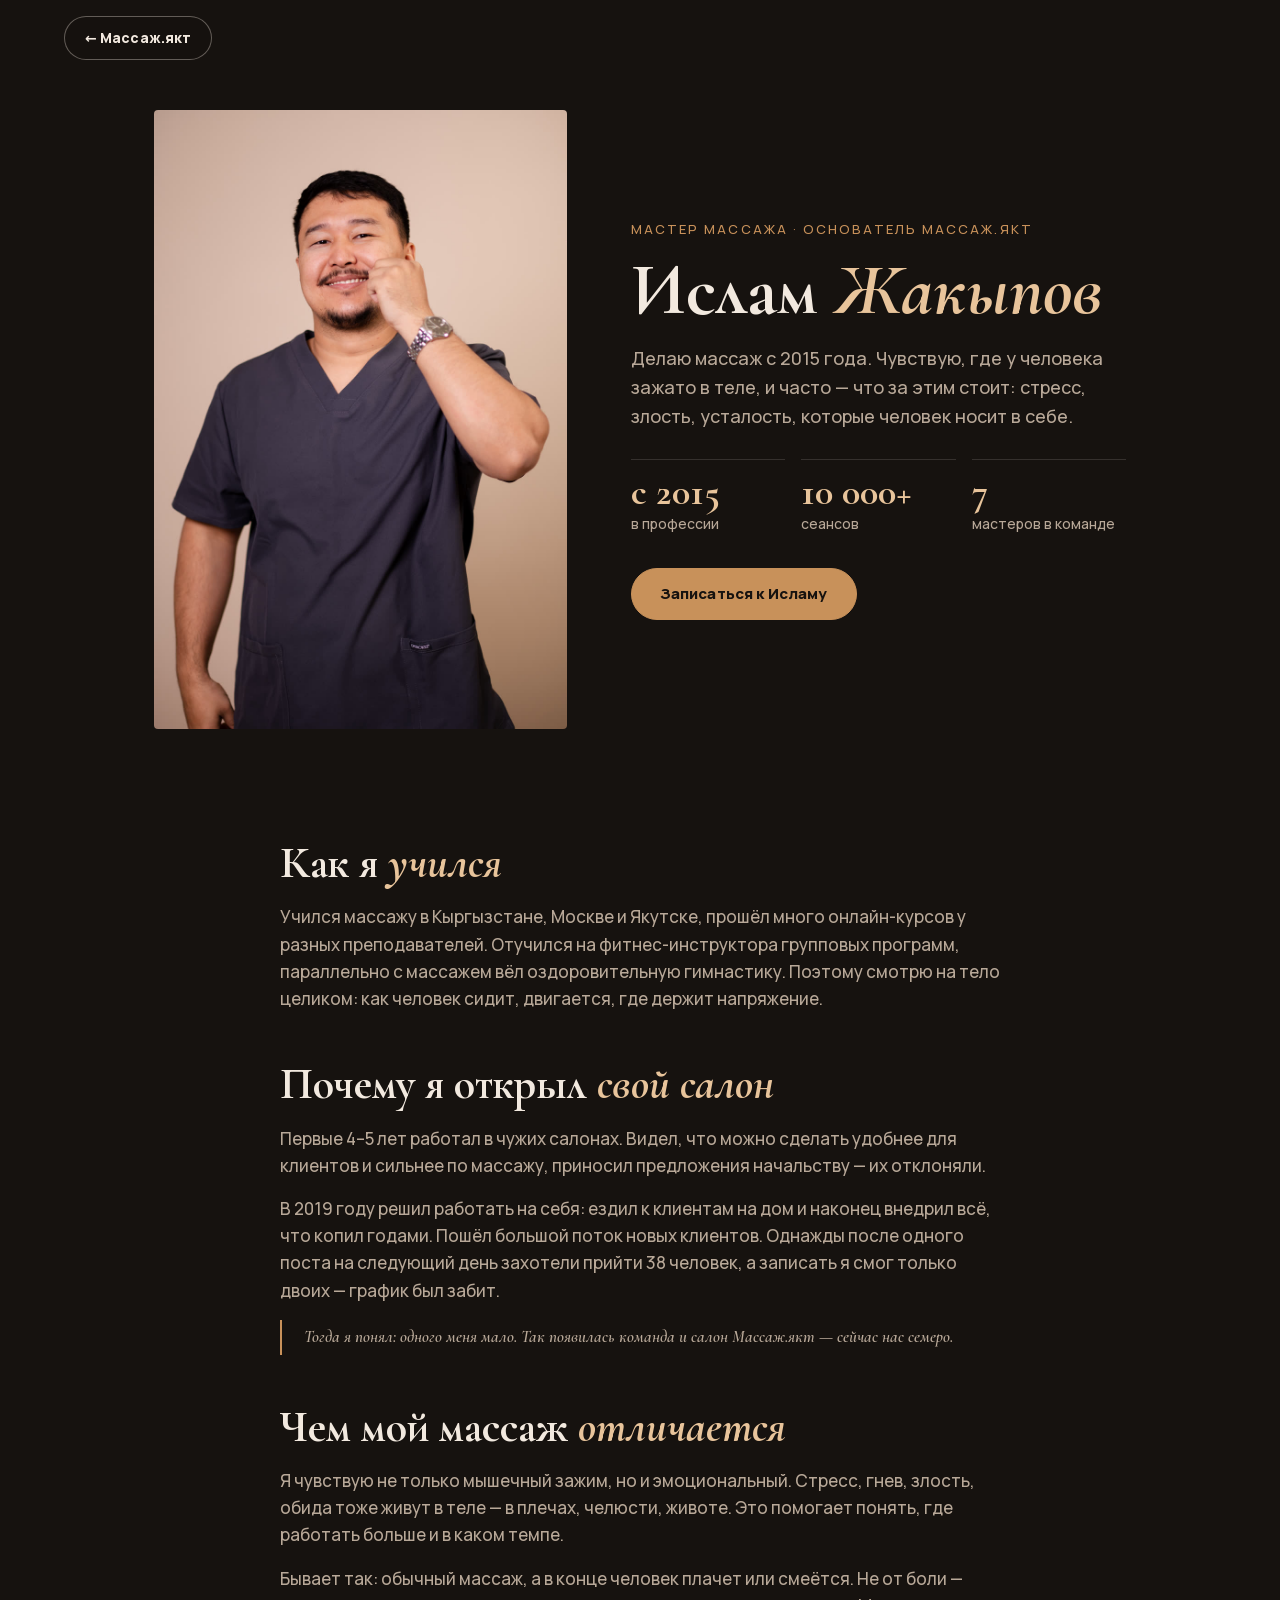
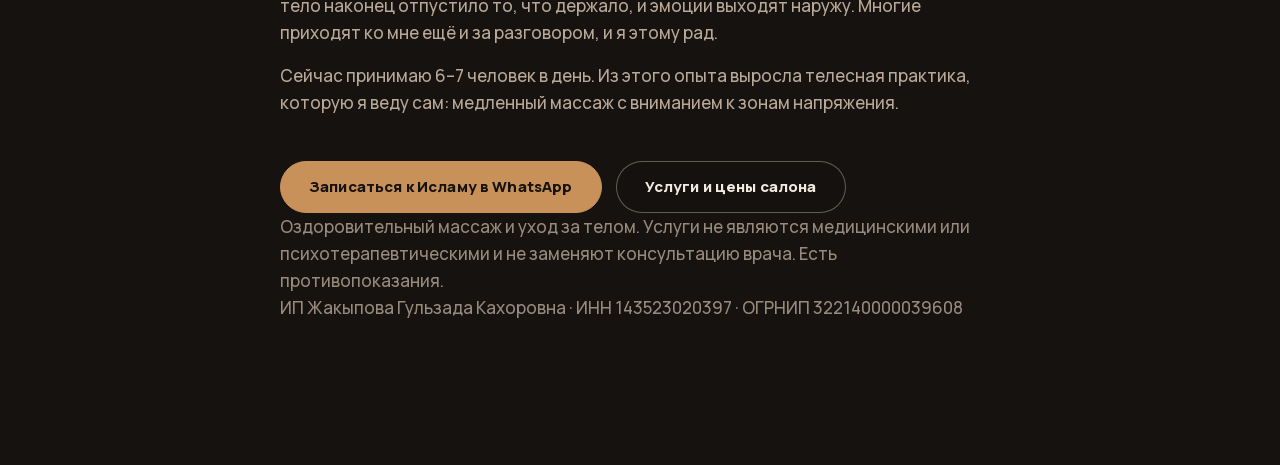
<file: islam.html>
<!doctype html>
<html lang="ru">
<head>
  <meta charset="utf-8">
  <meta name="viewport" content="width=device-width, initial-scale=1, viewport-fit=cover">
  <title>Ислам Жакыпов — мастер массажа в Якутске, основатель Массаж.якт</title>
  <meta name="description" content="Ислам Жакыпов — мастер массажа в Якутске с 2015 года, основатель салона Массаж.якт. Более 10 000 сеансов. Чувствует не только мышечное, но и эмоциональное напряжение. Запись в WhatsApp.">
  <meta name="robots" content="index, follow, max-image-preview:large">
  <meta name="theme-color" content="#16120f">
  <link rel="canonical" href="https://massageykt.ru/islam">
  <meta property="og:type" content="profile">
  <meta property="og:locale" content="ru_RU">
  <meta property="og:site_name" content="Массаж.якт">
  <meta property="og:title" content="Ислам Жакыпов — мастер массажа в Якутске">
  <meta property="og:description" content="С 2015 года, более 10 000 сеансов. Основатель салона Массаж.якт.">
  <meta property="og:image" content="https://massageykt.ru/img/massazhist-yakutsk-islam.jpg">
  <meta property="og:url" content="https://massageykt.ru/islam">
  <link rel="stylesheet" href="fonts/fonts.css">
  <link rel="stylesheet" href="style.css">
  <style>
    .bio { max-width: 1100px; margin: 0 auto; padding: calc(110px + env(safe-area-inset-top, 0px)) var(--pad) clamp(70px, 10vw, 130px); }
    .bio__top { display: grid; grid-template-columns: minmax(0, 5fr) minmax(0, 6fr); gap: clamp(28px, 5vw, 72px); align-items: center; }
    .bio__photo img { width: 100%; height: auto; border-radius: 4px; display: block; }
    .bio__kicker { color: var(--amber); font-size: 13px; letter-spacing: .16em; text-transform: uppercase; margin: 0 0 14px; }
    .bio h1 { font: 700 clamp(40px, 6vw, 72px)/1 var(--serif); margin: 0 0 18px; }
    .bio h1 em { color: var(--honey); font-style: italic; }
    .bio__lead { color: var(--sand); font-size: 18px; margin: 0 0 28px; max-width: 520px; }
    .bio__facts { list-style: none; margin: 0 0 32px; padding: 0; display: grid; grid-template-columns: repeat(3, minmax(0, 1fr)); gap: 16px; }
    .bio__facts li { border-top: 1px solid var(--line); padding-top: 12px; color: var(--sand); font-size: 14px; }
    .bio__facts b { display: block; font: 700 clamp(28px, 3.4vw, 38px)/1.1 var(--serif); color: var(--honey); }
    .bio__text { max-width: 720px; margin: clamp(60px, 9vw, 110px) auto 0; }
    .bio__text h2 { font: 700 clamp(30px, 4vw, 44px)/1.1 var(--serif); margin: 48px 0 16px; }
    .bio__text h2 em { color: var(--honey); font-style: italic; }
    .bio__text p { color: var(--sand); font-size: 17px; margin: 0 0 16px; }
    .bio__quote { border-left: 2px solid var(--amber); padding: 6px 0 6px 22px; margin: 28px 0; font: 500 italic clamp(22px, 2.6vw, 28px)/1.35 var(--serif); color: var(--linen); }
    .bio__cta { margin-top: 44px; display: flex; flex-wrap: wrap; gap: 14px; }
    .bio__back { position: fixed; top: calc(16px + env(safe-area-inset-top, 0px)); left: var(--pad); z-index: 10; }
    .bio__note { margin-top: 56px; font-size: 13px; color: var(--sand); opacity: .8; }
    @media (max-width: 760px) {
      .bio__top { grid-template-columns: 1fr; }
      .bio__photo { max-width: 420px; }
      .bio__facts { grid-template-columns: 1fr 1fr; }
    }
  </style>
  <script type="application/ld+json">
  {
    "@context": "https://schema.org",
    "@type": "ProfilePage",
    "url": "https://massageykt.ru/islam",
    "mainEntity": {
      "@type": "Person",
      "@id": "https://massageykt.ru/islam#person",
      "name": "Ислам Жакыпов",
      "jobTitle": "Мастер массажа, основатель салона Массаж.якт",
      "image": "https://massageykt.ru/img/massazhist-yakutsk-islam.jpg",
      "url": "https://massageykt.ru/islam",
      "knowsAbout": ["оздоровительный массаж", "расслабляющий массаж", "телесная практика", "массаж с глубокой проработкой", "лимфодренажный массаж", "спортивный массаж", "оздоровительная гимнастика", "групповые фитнес-программы"],
      "hasOccupation": {
        "@type": "Occupation",
        "name": "Мастер массажа",
        "occupationLocation": { "@type": "City", "name": "Якутск" }
      },
      "worksFor": {
        "@type": "HealthAndBeautyBusiness",
        "name": "Массаж.якт",
        "url": "https://massageykt.ru/",
        "address": {
          "@type": "PostalAddress",
          "streetAddress": "ул. Каландаришвили, 27",
          "addressLocality": "Якутск",
          "addressCountry": "RU"
        }
      },
      "sameAs": ["https://instagram.com/massage.ykt", "https://2gis.ru/yakutsk/firm/70000001106117834"]
    }
  }
  </script>
</head>
<body>
  <a class="btn btn--small btn--ghost bio__back" href="./">← Массаж.якт</a>
  <main class="bio" id="main">
    <div class="bio__top">
      <div class="bio__photo"><img width="900" height="1350" src="img/massazhist-yakutsk-islam.jpg" alt="Ислам Жакыпов — мастер массажа в Якутске, основатель салона Массаж.якт" decoding="async"></div>
      <div>
        <p class="bio__kicker">Мастер массажа · основатель Массаж.якт</p>
        <h1>Ислам <em>Жакыпов</em></h1>
        <p class="bio__lead">Делаю массаж с 2015 года. Чувствую, где у человека зажато в теле, и часто — что за этим стоит: стресс, злость, усталость, которые человек носит в себе.</p>
        <ul class="bio__facts">
          <li><b>с 2015</b>в профессии</li>
          <li><b>10 000+</b>сеансов</li>
          <li><b>7</b>мастеров в команде</li>
        </ul>
        <a class="btn" href="https://wa.me/79963153101?text=%D0%97%D0%B4%D1%80%D0%B0%D0%B2%D1%81%D1%82%D0%B2%D1%83%D0%B9%D1%82%D0%B5!%20%D0%A5%D0%BE%D1%87%D1%83%20%D0%B7%D0%B0%D0%BF%D0%B8%D1%81%D0%B0%D1%82%D1%8C%D1%81%D1%8F%20%D0%BA%20%D0%98%D1%81%D0%BB%D0%B0%D0%BC%D1%83.">Записаться к Исламу</a>
      </div>
    </div>

    <article class="bio__text">
      <h2>Как я <em>учился</em></h2>
      <p>Учился массажу в Кыргызстане, Москве и Якутске, прошёл много онлайн-курсов у разных преподавателей. Отучился на фитнес-инструктора групповых программ, параллельно с массажем вёл оздоровительную гимнастику. Поэтому смотрю на тело целиком: как человек сидит, двигается, где держит напряжение.</p>

      <h2>Почему я открыл <em>свой салон</em></h2>
      <p>Первые 4–5 лет работал в чужих салонах. Видел, что можно сделать удобнее для клиентов и сильнее по массажу, приносил предложения начальству — их отклоняли.</p>
      <p>В 2019 году решил работать на себя: ездил к клиентам на дом и наконец внедрил всё, что копил годами. Пошёл большой поток новых клиентов. Однажды после одного поста на следующий день захотели прийти 38 человек, а записать я смог только двоих — график был забит.</p>
      <p class="bio__quote">Тогда я понял: одного меня мало. Так появилась команда и салон Массаж.якт — сейчас нас семеро.</p>

      <h2>Чем мой массаж <em>отличается</em></h2>
      <p>Я чувствую не только мышечный зажим, но и эмоциональный. Стресс, гнев, злость, обида тоже живут в теле — в плечах, челюсти, животе. Это помогает понять, где работать больше и в каком темпе.</p>
      <p>Бывает так: обычный массаж, а в конце человек плачет или смеётся. Не от боли — тело наконец отпустило то, что держало, и эмоции выходят наружу. Многие приходят ко мне ещё и за разговором, и я этому рад.</p>
      <p>Сейчас принимаю 6–7 человек в день. Из этого опыта выросла телесная практика, которую я веду сам: медленный массаж с вниманием к зонам напряжения.</p>

      <div class="bio__cta">
        <a class="btn" href="https://wa.me/79963153101?text=%D0%97%D0%B4%D1%80%D0%B0%D0%B2%D1%81%D1%82%D0%B2%D1%83%D0%B9%D1%82%D0%B5!%20%D0%A5%D0%BE%D1%87%D1%83%20%D0%B7%D0%B0%D0%BF%D0%B8%D1%81%D0%B0%D1%82%D1%8C%D1%81%D1%8F%20%D0%BA%20%D0%98%D1%81%D0%BB%D0%B0%D0%BC%D1%83.">Записаться к Исламу в WhatsApp</a>
        <a class="btn btn--ghost" href="./#services">Услуги и цены салона</a>
      </div>
      <p class="bio__note">Оздоровительный массаж и уход за телом. Услуги не являются медицинскими или психотерапевтическими и не заменяют консультацию врача. Есть противопоказания.<br>ИП Жакыпова Гульзада Кахоровна · ИНН 143523020397 · ОГРНИП 322140000039608</p>
    </article>
  </main>
</body>
</html>
</file>
<file: fonts/fonts.css>
/* Шрифты на своём сервере (152-ФЗ): Cormorant Garamond, Manrope. Источник — Google Fonts, лицензия OFL */
/* cyrillic-ext */
@font-face {
  font-family: 'Cormorant Garamond';
  font-style: italic;
  font-weight: 600;
  font-display: swap;
  src: url(CormorantGaramond-italic-cyrillic-ext-co3ZmX5s.woff2) format('woff2');
  unicode-range: U+0460-052F, U+1C80-1C8A, U+20B4, U+2DE0-2DFF, U+A640-A69F, U+FE2E-FE2F;
}
/* cyrillic */
@font-face {
  font-family: 'Cormorant Garamond';
  font-style: italic;
  font-weight: 600;
  font-display: swap;
  src: url(CormorantGaramond-italic-cyrillic-co3ZmX5s.woff2) format('woff2');
  unicode-range: U+0301, U+0400-045F, U+0490-0491, U+04B0-04B1, U+2116;
}
/* latin */
@font-face {
  font-family: 'Cormorant Garamond';
  font-style: italic;
  font-weight: 600;
  font-display: swap;
  src: url(CormorantGaramond-italic-latin-co3ZmX5s.woff2) format('woff2');
  unicode-range: U+0000-00FF, U+0131, U+0152-0153, U+02BB-02BC, U+02C6, U+02DA, U+02DC, U+0304, U+0308, U+0329, U+2000-206F, U+20AC, U+2122, U+2191, U+2193, U+2212, U+2215, U+FEFF, U+FFFD;
}
/* cyrillic-ext */
@font-face {
  font-family: 'Cormorant Garamond';
  font-style: italic;
  font-weight: 700;
  font-display: swap;
  src: url(CormorantGaramond-italic-cyrillic-ext-co3ZmX5s.woff2) format('woff2');
  unicode-range: U+0460-052F, U+1C80-1C8A, U+20B4, U+2DE0-2DFF, U+A640-A69F, U+FE2E-FE2F;
}
/* cyrillic */
@font-face {
  font-family: 'Cormorant Garamond';
  font-style: italic;
  font-weight: 700;
  font-display: swap;
  src: url(CormorantGaramond-italic-cyrillic-co3ZmX5s.woff2) format('woff2');
  unicode-range: U+0301, U+0400-045F, U+0490-0491, U+04B0-04B1, U+2116;
}
/* latin */
@font-face {
  font-family: 'Cormorant Garamond';
  font-style: italic;
  font-weight: 700;
  font-display: swap;
  src: url(CormorantGaramond-italic-latin-co3ZmX5s.woff2) format('woff2');
  unicode-range: U+0000-00FF, U+0131, U+0152-0153, U+02BB-02BC, U+02C6, U+02DA, U+02DC, U+0304, U+0308, U+0329, U+2000-206F, U+20AC, U+2122, U+2191, U+2193, U+2212, U+2215, U+FEFF, U+FFFD;
}
/* cyrillic-ext */
@font-face {
  font-family: 'Cormorant Garamond';
  font-style: normal;
  font-weight: 500;
  font-display: swap;
  src: url(CormorantGaramond-normal-cyrillic-ext-co3bmX5s.woff2) format('woff2');
  unicode-range: U+0460-052F, U+1C80-1C8A, U+20B4, U+2DE0-2DFF, U+A640-A69F, U+FE2E-FE2F;
}
/* cyrillic */
@font-face {
  font-family: 'Cormorant Garamond';
  font-style: normal;
  font-weight: 500;
  font-display: swap;
  src: url(CormorantGaramond-normal-cyrillic-co3bmX5s.woff2) format('woff2');
  unicode-range: U+0301, U+0400-045F, U+0490-0491, U+04B0-04B1, U+2116;
}
/* latin */
@font-face {
  font-family: 'Cormorant Garamond';
  font-style: normal;
  font-weight: 500;
  font-display: swap;
  src: url(CormorantGaramond-normal-latin-co3bmX5s.woff2) format('woff2');
  unicode-range: U+0000-00FF, U+0131, U+0152-0153, U+02BB-02BC, U+02C6, U+02DA, U+02DC, U+0304, U+0308, U+0329, U+2000-206F, U+20AC, U+2122, U+2191, U+2193, U+2212, U+2215, U+FEFF, U+FFFD;
}
/* cyrillic-ext */
@font-face {
  font-family: 'Cormorant Garamond';
  font-style: normal;
  font-weight: 600;
  font-display: swap;
  src: url(CormorantGaramond-normal-cyrillic-ext-co3bmX5s.woff2) format('woff2');
  unicode-range: U+0460-052F, U+1C80-1C8A, U+20B4, U+2DE0-2DFF, U+A640-A69F, U+FE2E-FE2F;
}
/* cyrillic */
@font-face {
  font-family: 'Cormorant Garamond';
  font-style: normal;
  font-weight: 600;
  font-display: swap;
  src: url(CormorantGaramond-normal-cyrillic-co3bmX5s.woff2) format('woff2');
  unicode-range: U+0301, U+0400-045F, U+0490-0491, U+04B0-04B1, U+2116;
}
/* latin */
@font-face {
  font-family: 'Cormorant Garamond';
  font-style: normal;
  font-weight: 600;
  font-display: swap;
  src: url(CormorantGaramond-normal-latin-co3bmX5s.woff2) format('woff2');
  unicode-range: U+0000-00FF, U+0131, U+0152-0153, U+02BB-02BC, U+02C6, U+02DA, U+02DC, U+0304, U+0308, U+0329, U+2000-206F, U+20AC, U+2122, U+2191, U+2193, U+2212, U+2215, U+FEFF, U+FFFD;
}
/* cyrillic-ext */
@font-face {
  font-family: 'Cormorant Garamond';
  font-style: normal;
  font-weight: 700;
  font-display: swap;
  src: url(CormorantGaramond-normal-cyrillic-ext-co3bmX5s.woff2) format('woff2');
  unicode-range: U+0460-052F, U+1C80-1C8A, U+20B4, U+2DE0-2DFF, U+A640-A69F, U+FE2E-FE2F;
}
/* cyrillic */
@font-face {
  font-family: 'Cormorant Garamond';
  font-style: normal;
  font-weight: 700;
  font-display: swap;
  src: url(CormorantGaramond-normal-cyrillic-co3bmX5s.woff2) format('woff2');
  unicode-range: U+0301, U+0400-045F, U+0490-0491, U+04B0-04B1, U+2116;
}
/* latin */
@font-face {
  font-family: 'Cormorant Garamond';
  font-style: normal;
  font-weight: 700;
  font-display: swap;
  src: url(CormorantGaramond-normal-latin-co3bmX5s.woff2) format('woff2');
  unicode-range: U+0000-00FF, U+0131, U+0152-0153, U+02BB-02BC, U+02C6, U+02DA, U+02DC, U+0304, U+0308, U+0329, U+2000-206F, U+20AC, U+2122, U+2191, U+2193, U+2212, U+2215, U+FEFF, U+FFFD;
}
/* cyrillic-ext */
@font-face {
  font-family: 'Manrope';
  font-style: normal;
  font-weight: 500;
  font-display: swap;
  src: url(Manrope-normal-cyrillic-ext-xn7gYHE4.woff2) format('woff2');
  unicode-range: U+0460-052F, U+1C80-1C8A, U+20B4, U+2DE0-2DFF, U+A640-A69F, U+FE2E-FE2F;
}
/* cyrillic */
@font-face {
  font-family: 'Manrope';
  font-style: normal;
  font-weight: 500;
  font-display: swap;
  src: url(Manrope-normal-cyrillic-xn7gYHE4.woff2) format('woff2');
  unicode-range: U+0301, U+0400-045F, U+0490-0491, U+04B0-04B1, U+2116;
}
/* latin */
@font-face {
  font-family: 'Manrope';
  font-style: normal;
  font-weight: 500;
  font-display: swap;
  src: url(Manrope-normal-latin-xn7gYHE4.woff2) format('woff2');
  unicode-range: U+0000-00FF, U+0131, U+0152-0153, U+02BB-02BC, U+02C6, U+02DA, U+02DC, U+0304, U+0308, U+0329, U+2000-206F, U+20AC, U+2122, U+2191, U+2193, U+2212, U+2215, U+FEFF, U+FFFD;
}
/* cyrillic-ext */
@font-face {
  font-family: 'Manrope';
  font-style: normal;
  font-weight: 600;
  font-display: swap;
  src: url(Manrope-normal-cyrillic-ext-xn7gYHE4.woff2) format('woff2');
  unicode-range: U+0460-052F, U+1C80-1C8A, U+20B4, U+2DE0-2DFF, U+A640-A69F, U+FE2E-FE2F;
}
/* cyrillic */
@font-face {
  font-family: 'Manrope';
  font-style: normal;
  font-weight: 600;
  font-display: swap;
  src: url(Manrope-normal-cyrillic-xn7gYHE4.woff2) format('woff2');
  unicode-range: U+0301, U+0400-045F, U+0490-0491, U+04B0-04B1, U+2116;
}
/* latin */
@font-face {
  font-family: 'Manrope';
  font-style: normal;
  font-weight: 600;
  font-display: swap;
  src: url(Manrope-normal-latin-xn7gYHE4.woff2) format('woff2');
  unicode-range: U+0000-00FF, U+0131, U+0152-0153, U+02BB-02BC, U+02C6, U+02DA, U+02DC, U+0304, U+0308, U+0329, U+2000-206F, U+20AC, U+2122, U+2191, U+2193, U+2212, U+2215, U+FEFF, U+FFFD;
}
/* cyrillic-ext */
@font-face {
  font-family: 'Manrope';
  font-style: normal;
  font-weight: 700;
  font-display: swap;
  src: url(Manrope-normal-cyrillic-ext-xn7gYHE4.woff2) format('woff2');
  unicode-range: U+0460-052F, U+1C80-1C8A, U+20B4, U+2DE0-2DFF, U+A640-A69F, U+FE2E-FE2F;
}
/* cyrillic */
@font-face {
  font-family: 'Manrope';
  font-style: normal;
  font-weight: 700;
  font-display: swap;
  src: url(Manrope-normal-cyrillic-xn7gYHE4.woff2) format('woff2');
  unicode-range: U+0301, U+0400-045F, U+0490-0491, U+04B0-04B1, U+2116;
}
/* latin */
@font-face {
  font-family: 'Manrope';
  font-style: normal;
  font-weight: 700;
  font-display: swap;
  src: url(Manrope-normal-latin-xn7gYHE4.woff2) format('woff2');
  unicode-range: U+0000-00FF, U+0131, U+0152-0153, U+02BB-02BC, U+02C6, U+02DA, U+02DC, U+0304, U+0308, U+0329, U+2000-206F, U+20AC, U+2122, U+2191, U+2193, U+2212, U+2215, U+FEFF, U+FFFD;
}
/* cyrillic-ext */
@font-face {
  font-family: 'Manrope';
  font-style: normal;
  font-weight: 800;
  font-display: swap;
  src: url(Manrope-normal-cyrillic-ext-xn7gYHE4.woff2) format('woff2');
  unicode-range: U+0460-052F, U+1C80-1C8A, U+20B4, U+2DE0-2DFF, U+A640-A69F, U+FE2E-FE2F;
}
/* cyrillic */
@font-face {
  font-family: 'Manrope';
  font-style: normal;
  font-weight: 800;
  font-display: swap;
  src: url(Manrope-normal-cyrillic-xn7gYHE4.woff2) format('woff2');
  unicode-range: U+0301, U+0400-045F, U+0490-0491, U+04B0-04B1, U+2116;
}
/* latin */
@font-face {
  font-family: 'Manrope';
  font-style: normal;
  font-weight: 800;
  font-display: swap;
  src: url(Manrope-normal-latin-xn7gYHE4.woff2) format('woff2');
  unicode-range: U+0000-00FF, U+0131, U+0152-0153, U+02BB-02BC, U+02C6, U+02DA, U+02DC, U+0304, U+0308, U+0329, U+2000-206F, U+20AC, U+2122, U+2191, U+2193, U+2212, U+2215, U+FEFF, U+FFFD;
}
</file>
<file: style.css>
/* Запасной шрифт под размер Cormorant: заголовок не прыгает, пока грузится основной (CLS) */
@font-face { font-family: "Cormorant Fallback"; src: local("Georgia"); size-adjust: 90%; }
/* ===== Massage.ykt =====
   Идея: тепло против якутского мороза.
   Холодный цвет (--frost) живёт только там, где речь об улице,
   всё остальное — тёплое. */
:root {
  --night: #16120f;   /* фон */
  --umber: #201a16;   /* второй фон */
  --clay: #2b231e;    /* карточки */
  --linen: #f2e9df;   /* текст */
  --sand: #b8a898;    /* второстепенный текст */
  --amber: #c8915a;   /* акцент, кнопки */
  --honey: #e8c49b;   /* акцент в заголовках */
  --frost: #a8c6d9;   /* мороз за окном */
  --line: rgba(242, 233, 223, .14);

  --serif: "Cormorant Garamond", "Cormorant Fallback", Georgia, serif;
  --sans: "Manrope", system-ui, -apple-system, "Segoe UI", Roboto, sans-serif;
  --pad: clamp(18px, 5vw, 72px);
  --vh: 100vh;
  --ease: cubic-bezier(.77, 0, .18, 1);
  --ease-out: cubic-bezier(.16, 1, .3, 1);
  --head-h: 64px;
}
@supports (height: 100svh) { :root { --vh: 100svh; } }

*, *::before, *::after { box-sizing: border-box; }
html { -webkit-text-size-adjust: 100%; text-size-adjust: 100%; scroll-padding-top: var(--head-h); }
@media (prefers-reduced-motion: no-preference) { html { scroll-behavior: smooth; } }
html, body { overflow-x: clip; }
body {
  margin: 0;
  background: var(--night);
  color: var(--linen);
  font: 500 16px/1.6 var(--sans);
  -webkit-font-smoothing: antialiased;
  -webkit-tap-highlight-color: transparent;
}
img { display: block; max-width: 100%; height: auto; }
a { color: inherit; }
h1, h2, h3 { margin: 0; font-weight: 600; }
p { margin: 0; }
:focus-visible { outline: 2px solid var(--honey); outline-offset: 3px; border-radius: 6px; }

.skip { position: absolute; left: -999px; top: 8px; background: var(--amber); color: var(--night); padding: 10px 16px; z-index: 100; }
.skip:focus { left: 8px; }

.section-title {
  font-family: var(--serif);
  font-size: clamp(40px, 7vw, 88px);
  font-weight: 600;
  line-height: .95;
  letter-spacing: -.015em;
  margin-bottom: clamp(28px, 5vw, 56px);
}
.section-title em { font-style: italic; font-weight: 700; color: var(--honey); }
.section-title .w { display: inline-block; overflow: hidden; vertical-align: bottom; padding-bottom: .1em; margin-bottom: -.1em; }
.section-title .w > span { display: inline-block; transform: translate3d(0, 110%, 0); transition: transform .9s var(--ease-out); }
.section-title.is-in .w > span { transform: none; }

/* ===== Кнопки ===== */
.btn {
  display: inline-flex; align-items: center; justify-content: center; gap: 8px;
  min-height: 52px; padding: 0 28px; border-radius: 999px;
  background: var(--amber); color: var(--night);
  font: 800 15px/1.2 var(--sans); letter-spacing: .01em; text-decoration: none; text-align: center;
  border: 1px solid var(--amber);
  transition: transform .4s var(--ease-out), background .3s, color .3s, border-color .3s;
  touch-action: manipulation;
}
.btn:active { transform: scale(.97); }
.btn--ghost { background: rgba(22, 18, 15, .25); color: var(--linen); border-color: rgba(242, 233, 223, .35); }
.btn--line { background: transparent; color: var(--honey); border-color: var(--amber); min-height: 48px; width: 100%; }
.btn--small { min-height: 44px; padding: 0 20px; font-size: 14px; }
@media (hover: hover) {
  .btn:hover { transform: translateY(-2px); background: var(--honey); border-color: var(--honey); color: var(--night); }
  .btn--ghost:hover { background: var(--linen); border-color: var(--linen); }
}

/* ===== Шапка ===== */
.header {
  position: fixed; inset: 0 0 auto 0; z-index: 50;
  display: flex; align-items: center; gap: 24px;
  padding: max(16px, env(safe-area-inset-top)) var(--pad) 16px;
  transition: background .4s, padding .4s;
}
.header.is-solid { background: rgba(22, 18, 15, .985); padding-bottom: 10px; padding-top: max(10px, env(safe-area-inset-top)); }
.logo { font: 700 27px/1 var(--serif); text-decoration: none; margin-right: auto; position: relative; z-index: 2; display: inline-flex; align-items: center; gap: 10px; }
.logo__mark { width: 28px; height: 34px; flex: none; color: var(--amber); margin-top: -4px; }
.logo__text { font-weight: 700; }
.logo span { color: var(--amber); font-style: italic; }
@media (max-width: 380px) { .logo { font-size: 24px; gap: 8px; } .logo__mark { width: 24px; height: 29px; } }
.nav { display: flex; align-items: center; gap: 28px; }
.nav a:not(.btn) { text-decoration: none; font-size: 14px; font-weight: 600; color: var(--sand); position: relative; transition: color .3s; padding: 8px 0; }
.nav a:not(.btn)::after { content: ""; position: absolute; left: 0; bottom: 2px; width: 100%; height: 1px; background: var(--amber); transform: scaleX(0); transform-origin: right; transition: transform .4s var(--ease-out); }
@media (hover: hover) {
  .nav a:not(.btn):hover { color: var(--linen); }
  .nav a:not(.btn):hover::after { transform: scaleX(1); transform-origin: left; }
}
.nav__cta { display: none; }
/* Переключатель языков: РУС / САХА / ENG (js/i18n.js) */
.i18n-t { font-style: normal; }
.lang { position: relative; z-index: 2; flex: none; }
.lang__btn { display: inline-flex; align-items: center; gap: 7px; font: 700 12px/1 inherit; font-family: inherit; letter-spacing: .08em; color: var(--linen); background: none; border: 1px solid rgba(242, 233, 223, .25); border-radius: 999px; padding: 10px 14px; cursor: pointer; transition: border-color .3s; }
.lang__btn svg { width: 10px; height: 6px; transition: transform .3s; }
.lang__btn[aria-expanded="true"] svg { transform: rotate(180deg); }
.lang__menu { position: absolute; top: calc(100% + 8px); right: 0; min-width: 150px; padding: 6px; background: rgba(22, 18, 15, .96); border: 1px solid rgba(242, 233, 223, .14); border-radius: 14px; box-shadow: 0 12px 30px rgba(0, 0, 0, .4); }
.lang__menu button { display: block; width: 100%; text-align: left; font: 600 14px/1 inherit; font-family: inherit; color: var(--sand); background: none; border: 0; border-radius: 9px; padding: 11px 12px; cursor: pointer; transition: color .3s, background .3s; }
.lang__menu button[aria-pressed="true"] { color: var(--amber); }
.lang__hint { position: absolute; top: calc(100% + 10px); right: 0; white-space: nowrap; font: 600 12px/1 inherit; font-family: inherit; color: var(--night); background: var(--amber); border: 0; border-radius: 999px; padding: 8px 12px; cursor: pointer; box-shadow: 0 8px 20px rgba(0, 0, 0, .35); transition: opacity .4s, transform .4s; }
.lang__hint::before { content: ""; position: absolute; top: -5px; right: 18px; border: 5px solid transparent; border-top: 0; border-bottom-color: var(--amber); }
.lang__hint.is-hidden { opacity: 0; transform: translateY(-4px); pointer-events: none; }
@media (hover: hover) { .lang__btn:hover { border-color: var(--amber); } .lang__menu button:hover { color: var(--linen); background: rgba(242, 233, 223, .06); } }
@media (max-width: 820px) { .header { gap: 10px; } .lang__btn { padding: 9px 12px; } }
.burger { display: none; width: 44px; height: 44px; border: 0; background: none; padding: 0; cursor: pointer; position: relative; z-index: 2; }
.burger span { position: absolute; left: 10px; right: 10px; height: 2px; background: var(--linen); border-radius: 2px; transition: transform .4s var(--ease); }
.burger span:first-child { top: 17px; }
.burger span:last-child { top: 25px; }
.burger[aria-expanded="true"] span:first-child { transform: translateY(4px) rotate(45deg); }
.burger[aria-expanded="true"] span:last-child { transform: translateY(-4px) rotate(-45deg); }

/* ===== Главный экран ===== */
.hero { position: relative; height: var(--vh); min-height: 600px; overflow: hidden; background: var(--night); }
.hero__parallax {
  position: absolute; inset: 0;
  transform: translate3d(0, calc(var(--hp, 0) * 22%), 0) scale(calc(1 + var(--hp, 0) * .08));
  will-change: transform;
}
.hero__video, .hero__backdrop { position: absolute; inset: 0; width: 100%; height: 100%; object-fit: cover; background: var(--night); }
.hero__video { animation: heroIn 1.6s var(--ease-out) both; }
.hero__backdrop { display: none; }
@keyframes heroIn { from { opacity: 0; transform: scale(1.08); } to { opacity: 1; transform: none; } }

.hero__shade {
  position: absolute; inset: 0; z-index: 3; pointer-events: none;
  background:
    linear-gradient(180deg, rgba(22,18,15,.6) 0%, rgba(22,18,15,0) 30%, rgba(22,18,15,.55) 62%, rgba(22,18,15,.96) 100%),
    linear-gradient(90deg, rgba(22,18,15,.55) 0%, transparent 70%);
}
.hero__content {
  position: absolute; z-index: 4; left: var(--pad); right: var(--pad); bottom: clamp(96px, 14vh, 150px);
  max-width: 760px;
  opacity: calc(1 - var(--hp, 0) * 1.6);
  transform: translate3d(0, calc(var(--hp, 0) * -60px), 0);
}

/* Термометр: мороз снаружи, тепло внутри */
.temp {
  display: inline-flex; flex-wrap: wrap; align-items: center; gap: 0;
  margin-bottom: 18px; border-radius: 999px; overflow: hidden;
  font: 600 12px/1 var(--sans); letter-spacing: .08em; text-transform: uppercase;
  border: 1px solid var(--line);
  -webkit-backdrop-filter: blur(8px); backdrop-filter: blur(8px);
}
.temp[hidden] { display: inline-flex !important; visibility: hidden; } /* место держим заранее: плашка не сдвигает заголовок (CLS) */
.temp__cold { color: var(--frost); padding: 9px 12px 9px 14px; background: rgba(168, 198, 217, .12); }
.temp__cold b { font-size: 14px; color: #fff; }
.temp__warm { color: var(--night); padding: 9px 14px 9px 12px; background: var(--honey); }

.hero__title { font-family: var(--serif); font-weight: 700; font-size: clamp(42px, 7.4vw, 104px); line-height: .96; letter-spacing: -.015em; margin-bottom: 18px; text-wrap: balance; }
.hero__title .w { display: inline-block; overflow: hidden; vertical-align: bottom; padding-bottom: .08em; margin-bottom: -.08em; }
.hero__title .w > span { display: inline-block; transform: translate3d(0, 110%, 0); transition: transform .8s var(--ease-out); }
.hero__title.is-in .w > span { transform: translate3d(0, 0, 0); }
.hero__text { max-width: 520px; color: #e6dacc; font-size: clamp(16px, 1.4vw, 18px); margin-bottom: 26px; opacity: 0; transform: translate3d(0, 14px, 0); transition: opacity .8s .3s, transform .8s .3s var(--ease-out); }
.hero__text.is-in { opacity: 1; transform: none; }
.hero__actions { display: flex; flex-wrap: wrap; gap: 12px; }
.facts { list-style: none; display: flex; flex-wrap: wrap; gap: 6px 18px; margin: 22px 0 0; padding: 0; color: var(--sand); font-size: 13px; font-weight: 600; }
.facts li { display: flex; align-items: center; gap: 8px; }
.facts li::before { content: ""; width: 5px; height: 5px; border-radius: 50%; background: var(--amber); }

.hero__controls {
  position: absolute; z-index: 4; left: var(--pad); right: var(--pad); bottom: 34px;
  display: flex; align-items: center; gap: 20px;
  opacity: calc(1 - var(--hp, 0) * 2);
}
.hero__count { font: 500 14px/1 var(--sans); color: var(--sand); letter-spacing: .1em; white-space: nowrap; }
.hero__count b { color: var(--linen); font-weight: 700; }
.hero__bars { display: flex; gap: 8px; flex: 1; max-width: 420px; }
.hero__bar { flex: 1; height: 32px; border: 0; padding: 0; background: none; cursor: pointer; position: relative; }
.hero__bar::before, .hero__bar i { content: ""; position: absolute; left: 0; right: 0; top: 15px; height: 2px; border-radius: 2px; background: rgba(242,233,223,.22); }
.hero__bar i { background: var(--amber); transform: scaleX(0); transform-origin: left; }
.hero__bar.is-done i { transform: scaleX(1); }
.hero__bar.is-active i { animation: bar var(--dur, 7s) linear forwards; }
@keyframes bar { to { transform: scaleX(1); } }

/* ===== Бегущая строка ===== */
.marquee { overflow: hidden; border-block: 1px solid var(--line); padding: 20px 0; background: var(--night); position: relative; z-index: 2; }
.marquee__track { display: flex; gap: 30px; width: max-content; animation: marquee 26s linear infinite; font: italic 600 clamp(26px, 4vw, 44px)/1 var(--serif); white-space: nowrap; }
.marquee__track i { color: var(--amber); font-style: normal; font-size: .55em; align-self: center; }
@keyframes marquee { to { transform: translate3d(-50%, 0, 0); } }

/* ===== История: свёрнута, раскрывается плюсиком ===== */
.story { padding: clamp(24px, 4vw, 48px) var(--pad); }
.story__head { margin: 0; }
.story__toggle {
  width: 100%; display: flex; align-items: center; justify-content: space-between; gap: 20px;
  padding: 22px 0; background: none; border: 0; border-block: 1px solid var(--line);
  color: var(--linen); text-align: left; cursor: pointer;
}
.story__label { font: 700 clamp(26px, 3.6vw, 44px)/1.05 var(--serif); }
.story__label em { font-style: italic; color: var(--honey); }
.story__label small { display: block; margin-top: 6px; font: 500 14px/1.3 var(--sans); color: rgba(242,233,223,.6); letter-spacing: .02em; }
.story__plus { position: relative; flex: none; width: 52px; height: 52px; border: 1px solid var(--line); border-radius: 50%; transition: transform .5s var(--ease-out), background .3s, border-color .3s; }
.story__plus::before, .story__plus::after { content: ""; position: absolute; left: 50%; top: 50%; width: 18px; height: 2px; margin: -1px 0 0 -9px; background: var(--honey); border-radius: 2px; }
.story__plus::after { transform: rotate(90deg); }
.story__toggle:hover .story__plus { border-color: var(--amber); }
.story__toggle[aria-expanded="true"] .story__plus { transform: rotate(45deg); background: var(--amber); border-color: var(--amber); }
.story__toggle[aria-expanded="true"] .story__plus::before, .story__toggle[aria-expanded="true"] .story__plus::after { background: var(--night); }
.story__body { display: grid; grid-template-rows: 0fr; transition: grid-template-rows .6s var(--ease-out); }
.story__body.is-open { grid-template-rows: 1fr; }
.story__inner { overflow: hidden; }
.story__list { list-style: none; margin: 0; padding: 32px 0 8px; display: grid; grid-template-columns: repeat(4, 1fr); gap: 20px; }
.story__item { opacity: 0; transform: translate3d(0, 18px, 0); transition: opacity .5s, transform .6s var(--ease-out); }
.story__body.is-open .story__item { opacity: 1; transform: none; }
.story__body.is-open .story__item:nth-child(2) { transition-delay: .08s; }
.story__body.is-open .story__item:nth-child(3) { transition-delay: .16s; }
.story__body.is-open .story__item:nth-child(4) { transition-delay: .24s; }
.story__item img { width: 100%; aspect-ratio: 4 / 3; object-fit: cover; border-radius: 14px; margin-bottom: 14px; }
.story__year { display: block; font: italic 700 44px/1 var(--serif); color: var(--honey); margin-bottom: 6px; }
.story__item h3 { font: 700 22px/1.15 var(--serif); margin-bottom: 8px; }
.story__item p { color: #e1d5c7; font-size: 15px; line-height: 1.55; }
@media (max-width: 1024px) { .story__list { grid-template-columns: repeat(2, 1fr); } }
@media (max-width: 560px) { .story__list { grid-template-columns: 1fr; gap: 28px; } .story__plus { width: 44px; height: 44px; } }

/* ===== Почему мы ===== */
.why { position: relative; z-index: 2; padding: clamp(80px, 12vw, 160px) var(--pad); background: var(--umber); border-radius: 32px 32px 0 0; margin-top: -32px; }
.stats { display: grid; grid-template-columns: repeat(3, 1fr); gap: 1px; background: var(--line); border: 1px solid var(--line); border-radius: 20px; overflow: hidden; margin-bottom: 48px; }
.stat { background: var(--umber); padding: 30px 24px; }
.stat b { display: block; font: 700 clamp(48px, 6vw, 80px)/1 var(--serif); color: var(--honey); margin-bottom: 8px; }
.stat span { color: var(--sand); font-size: 14px; }
.cards { display: grid; grid-template-columns: repeat(3, 1fr); gap: 18px; }
.card { padding: 30px 26px; border: 1px solid var(--line); border-radius: 20px; background: var(--night); }
.card h3 { font: 700 27px/1.15 var(--serif); margin-bottom: 12px; position: relative; padding-top: 22px; }
.card h3::before { content: ""; position: absolute; left: 0; top: 0; width: 28px; height: 2px; background: var(--amber); }
.card p { color: var(--sand); font-size: 15px; }
@media (hover: hover) {
  .card { transition: border-color .4s, transform .5s var(--ease-out); }
  .card:hover { border-color: var(--amber); transform: translateY(-4px); }
}

/* ===== Фото-фон блока: фото стоит на месте, страница едет поверх (clip-path — работает и на iPhone) ===== */
.has-photo { position: relative; clip-path: inset(0); }
.sec-bg { position: fixed; inset: 0; z-index: 0; pointer-events: none; }
.sec-bg img { width: 100%; height: 100%; object-fit: cover; object-position: 50% 30%; filter: saturate(.85); }
.sec-bg::after { content: ""; position: absolute; inset: 0; background: linear-gradient(180deg, var(--night) 0%, rgba(22,18,15,.35) 22%, rgba(40,30,24,.25) 60%, var(--night) 100%); }
.has-photo > :not(.sec-bg) { position: relative; z-index: 1; }
.has-photo .section-title { text-shadow: 0 2px 24px rgba(22,18,15,.6); }
/* Тёмные фото со свечами: затемнение плотнее, карточки — матовое стекло */
.why.has-photo { background: var(--night); clip-path: inset(0 round 32px 32px 0 0); }
.why .sec-bg::after, .reviews .sec-bg::after { background: linear-gradient(180deg, rgba(22,18,15,.55) 0%, rgba(22,18,15,.4) 40%, rgba(22,18,15,.75) 100%); }
.why .stats { background: rgba(242,233,223,.12); }
.why .stat { background: rgba(32,26,22,.62); -webkit-backdrop-filter: blur(10px); backdrop-filter: blur(10px); }
.why .card, .reviews .review { background: rgba(22,18,15,.6); -webkit-backdrop-filter: blur(12px); backdrop-filter: blur(12px); }

/* Телефон: фото — фон самого блока, прилипает к экрану, текст идёт поверх (без position: fixed — на iPhone он ведёт себя как отдельная картинка) */
@media (max-width: 820px) {
  .sec-bg { position: absolute; inset: 0; }
  .sec-bg img { position: sticky; top: 0; display: block; height: 100vh; height: 100lvh; }
  .sec-bg::after { background: linear-gradient(180deg, var(--night) 0, rgba(22,18,15,.45) 160px, rgba(22,18,15,.45) calc(100% - 160px), var(--night) 100%); }
  .why .sec-bg::after, .reviews .sec-bg::after { background: linear-gradient(180deg, rgba(22,18,15,.6) 0, rgba(22,18,15,.55) 50%, rgba(22,18,15,.75) 100%); }
}

/* ===== Появление при прокрутке ===== */
.reveal { opacity: 0; transform: translate3d(0, 28px, 0); }
.reveal.is-in { opacity: 1; transform: none; transition: opacity .7s var(--ease-out), transform .7s var(--ease-out); }

/* ===== Услуги ===== */
.services { padding: clamp(80px, 12vw, 160px) 0; background: var(--umber); }
.services__head { display: flex; justify-content: space-between; align-items: flex-end; padding: 0 var(--pad); }
.swipe-hint { display: none; padding: 0 var(--pad); margin: -18px 0 18px; color: var(--sand); font-size: 13px; }
.arrows { display: flex; gap: 10px; margin-bottom: clamp(28px, 5vw, 56px); }
.arrows--center { justify-content: center; margin: 36px 0 0; }
.arrow { width: 52px; height: 52px; border-radius: 50%; border: 1px solid var(--line); background: transparent; color: var(--linen); font-size: 20px; cursor: pointer; transition: background .3s, color .3s, border-color .3s; touch-action: manipulation; }
@media (hover: hover) { .arrow:hover { background: var(--amber); color: var(--night); border-color: var(--amber); } }
.rail {
  display: flex; gap: 16px; overflow-x: auto; overscroll-behavior-x: contain;
  scroll-snap-type: x mandatory; scroll-padding-inline: var(--pad);
  padding: 10px var(--pad) 14px;
  scrollbar-width: none; -webkit-overflow-scrolling: touch;
}
.rail::-webkit-scrollbar { display: none; }
.service {
  flex: 0 0 min(360px, 80vw); scroll-snap-align: start;
  background: var(--night); border: 1px solid var(--line); border-radius: 22px; overflow: hidden;
  display: flex; flex-direction: column;
  opacity: var(--o, 1);
}
.service__img { height: 240px; overflow: hidden; }
.service__img img { width: 124%; max-width: none; height: 100%; object-fit: cover; transform: translate3d(var(--px, -10%), 0, 0); will-change: transform; }
.service__body { padding: 24px 22px 22px; display: flex; flex-direction: column; gap: 12px; flex: 1; }
.service h3 { font: 700 29px/1.1 var(--serif); }
.service p { color: var(--sand); font-size: 15px; flex: 1; }
.service__meta { display: flex; justify-content: space-between; align-items: baseline; border-top: 1px solid var(--line); padding-top: 14px; }
.service__meta span { color: var(--sand); font-size: 14px; }
.service__meta b { font: 700 25px/1 var(--serif); color: var(--honey); }
.service__prices { list-style: none; margin: 0; padding: 14px 0 0; border-top: 1px solid var(--line); display: grid; gap: 8px; }
.service__prices li { display: flex; justify-content: space-between; align-items: baseline; }
.service__prices span { color: var(--sand); font-size: 14px; }
.service__prices b { font: 700 24px/1 var(--serif); color: var(--honey); font-variant-numeric: lining-nums; }

/* Дополнения к массажу */
.addons { margin: clamp(56px, 8vw, 96px) var(--pad) 0; max-width: 980px; }
.addons__title { font: 600 clamp(30px, 4vw, 44px)/1.1 var(--serif); margin-bottom: 24px; }
.addons__title em { color: var(--honey); }
.addons__list { list-style: none; margin: 0; padding: 0; border-top: 1px solid var(--line); }
.addons__list li { display: grid; grid-template-columns: 1fr auto auto; gap: 8px 28px; align-items: baseline; padding: 18px 0; border-bottom: 1px solid var(--line); }
.addons__list h4 { margin: 0 0 4px; font: 700 22px/1.2 var(--serif); }
.addons__list p { margin: 0; color: var(--sand); font-size: 14px; }
.addons__list span { color: var(--sand); font-size: 14px; white-space: nowrap; }
.addons__list b { font: 700 24px/1 var(--serif); color: var(--honey); white-space: nowrap; font-variant-numeric: lining-nums; }
.rail__progress { margin: 22px var(--pad) 0; height: 2px; background: var(--line); border-radius: 2px; overflow: hidden; }
.rail__progress span { display: block; height: 100%; background: var(--amber); transform-origin: left; transform: scaleX(var(--rp, .2)); }

/* ===== Мастера ===== */
.masters { padding: clamp(80px, 12vw, 160px) 0; background: var(--umber); }
.masters__head { display: flex; justify-content: space-between; align-items: flex-end; gap: 30px; flex-wrap: wrap; padding: 0 var(--pad); margin-bottom: clamp(28px, 5vw, 56px); }
.masters__head .section-title { margin-bottom: 0; }
.masters__lead { max-width: 380px; color: var(--sand); font-size: 16px; margin: 0; }
.masters__rail {
  display: flex; gap: 16px; overflow-x: auto; overscroll-behavior-x: contain;
  scroll-snap-type: x mandatory; scroll-padding-inline: var(--pad);
  padding: 0 var(--pad) 14px; scrollbar-width: none; -webkit-overflow-scrolling: touch;
}
.masters__rail::-webkit-scrollbar { display: none; }
.master { flex: 0 0 min(300px, 70vw); margin: 0; scroll-snap-align: start; background: var(--night); border: 1px solid var(--line); border-radius: 22px; overflow: hidden; }
.master img { width: 100%; aspect-ratio: 3 / 4; object-fit: cover; object-position: center 12%; transition: transform .9s var(--ease-out); }
@media (hover: hover) { .master:hover .master__face--front img { transform: scale(1.04); } }
.master__flip {
  position: relative; display: block; width: 100%; aspect-ratio: 3 / 4; padding: 0; border: 0; background: none;
  cursor: pointer; perspective: 1200px; color: inherit; font: inherit;
}
.master__face {
  position: absolute; inset: 0; overflow: hidden; backface-visibility: hidden; -webkit-backface-visibility: hidden;
  transition: transform .8s var(--ease-out);
}
.master__live { position: absolute; inset: 0; width: 100%; height: 100%; object-fit: cover; object-position: center 12%; opacity: 0; transition: opacity .35s ease; pointer-events: none; }
.master__live.is-on { opacity: 1; }
.master__face--back { transform: rotateY(180deg); background: var(--clay); display: grid; place-items: center; }
.master__face--back img { object-fit: contain; object-position: center; background: var(--clay); }
.master__flip.is-flipped .master__face--front { transform: rotateY(-180deg); }
.master__flip.is-flipped .master__face--back { transform: rotateY(0deg); }
.master__cert-empty { color: var(--sand); font: italic 600 22px/1.2 var(--serif); text-align: center; padding: 20px; border: 1px dashed var(--line); border-radius: 14px; margin: 24px; }
.master__hint {
  position: absolute; z-index: 2; right: 12px; bottom: 12px; padding: 6px 12px; border-radius: 999px;
  background: rgba(22,18,15,.72); color: var(--honey); font-size: 12px; font-weight: 600; letter-spacing: .04em;
  backdrop-filter: blur(6px); -webkit-backdrop-filter: blur(6px);
}
.master__hint::before { content: "↻ Сертификат"; }
.master__flip.is-flipped .master__hint::before { content: "↻ Фото"; }
.master__flip:focus-visible { outline: 2px solid var(--amber); outline-offset: -2px; }
.master__info { margin: 10px 0 0; display: grid; gap: 6px; border-top: 1px solid var(--line); padding-top: 10px; }
.master__info div { display: flex; gap: 8px; font-size: 13px; line-height: 1.35; }
.master__info dt { color: var(--honey); font-weight: 700; min-width: 66px; }
.master__info dd { margin: 0; color: var(--linen); }
.master__quote { margin: 12px 0 0; padding-top: 10px; border-top: 1px solid var(--line); }
.master__quote p { font: italic 500 16px/1.35 var(--serif); color: var(--linen); margin: 0 0 6px; }
.master__quote cite { font-style: normal; color: var(--honey); font-size: 12px; }
.master figcaption { padding: 18px 20px 20px; display: flex; flex-direction: column; gap: 4px; }
.master b { font: 700 28px/1.1 var(--serif); }
.master span { color: var(--sand); font-size: 14px; }

/* ===== Предложения ===== */
.offers { position: relative; padding: clamp(80px, 12vw, 160px) var(--pad); background: var(--night); }
.offers .section-title { text-shadow: 0 2px 24px rgba(22,18,15,.55); }
.offers__grid { display: grid; grid-template-columns: repeat(2, 1fr); gap: 18px; align-items: stretch; max-width: 1040px; }
.offer { display: flex; flex-direction: column; gap: 14px; padding: 30px 26px; border: 1px solid var(--line); border-radius: 24px; background: var(--umber); }
.offer--hot { background: var(--clay); border-color: rgba(200,145,90,.55); box-shadow: 0 30px 80px -40px rgba(200,145,90,.45); }
.offer__tag { align-self: flex-start; padding: 5px 12px; border-radius: 999px; border: 1px solid var(--line); font-size: 11px; letter-spacing: .14em; text-transform: uppercase; color: var(--honey); }
.offer h3 { font: 700 clamp(28px, 3vw, 34px)/1.08 var(--serif); }
.offer__who { margin: 0; color: var(--sand); font-size: 15px; }
.offer__list { list-style: none; margin: 4px 0 0; padding: 0; border-top: 1px solid var(--line); flex: 1; }
.offer__list li { display: flex; justify-content: space-between; gap: 14px; padding: 11px 0; border-bottom: 1px solid var(--line); font-size: 14px; }
.offer__list b { color: var(--honey); font-weight: 600; white-space: nowrap; }
.offer__price { display: flex; align-items: baseline; gap: 14px; }
.offer__price s { color: var(--sand); font-size: 18px; }
.offer__price b { font: 700 44px/1 var(--serif); color: var(--honey); font-variant-numeric: lining-nums; }
.offer__guarantee { margin: 0; font: italic 600 18px/1.35 var(--serif); color: var(--linen); }
@media (max-width: 1024px) { .offers__grid { grid-template-columns: 1fr; max-width: 560px; } }

/* ===== Текст о салоне для поиска ===== */
.about-seo { padding: clamp(80px, 12vw, 140px) var(--pad) 0; }
.about-seo__text { max-width: 760px; display: grid; gap: 16px; }
.about-seo__text p { margin: 0; color: var(--sand); font-size: 17px; line-height: 1.7; }
.about-seo__text b { color: var(--linen); }
.about-seo__text a { color: var(--honey); text-underline-offset: 3px; }
.footer a { text-decoration: none; }

/* ===== Видео: как мы работаем ===== */
.reels { padding: clamp(80px, 12vw, 160px) 0; background: var(--night); overflow: hidden; }
.reels__head { display: flex; justify-content: space-between; align-items: flex-end; gap: 30px; flex-wrap: wrap; padding: 0 var(--pad); margin-bottom: clamp(28px, 5vw, 56px); }
.reels__head .section-title { margin-bottom: 0; }
.reels__lead { max-width: 360px; color: var(--sand); font-size: 16px; }
.reels__rail {
  display: grid; grid-template-columns: repeat(4, 1fr); gap: 18px; padding: 0 var(--pad);
}
.reel {
  position: relative; margin: 0; aspect-ratio: 9 / 16; border-radius: 22px; overflow: hidden;
  background: var(--clay); box-shadow: 0 24px 60px rgba(0,0,0,.45);
  transform: translate3d(0, var(--ry, 0px), 0);
  will-change: transform;
}
.reel video { width: 100%; height: 100%; object-fit: cover; display: block; transform: scale(1.06); transition: transform .9s var(--ease-out); }
.reel.is-playing video { transform: scale(1); }
.reel::after { content: ""; position: absolute; inset: 0; pointer-events: none; background: linear-gradient(180deg, transparent 55%, rgba(22,18,15,.88)); }
.reel figcaption { position: absolute; z-index: 1; left: 18px; right: 18px; bottom: 18px; display: flex; flex-direction: column; gap: 4px; text-align: left; }
.reel figcaption b { font: italic 700 26px/1.05 var(--serif); }
.reel figcaption span { font-size: 13px; font-weight: 600; color: #e6dacc; }
.reels__cta { display: flex; justify-content: center; margin-top: clamp(36px, 6vw, 64px); padding: 0 var(--pad); }
@media (hover: hover) {
  .reel { transition: box-shadow .5s; }
  .reel:hover video { transform: scale(1.04); }
}

/* ===== Колода картин ===== */
.gallery { padding: clamp(80px, 12vw, 160px) var(--pad); text-align: center; overflow: hidden; }
.gallery .section-title { margin-bottom: 12px; }
.gallery__hint { color: var(--sand); font-size: 14px; margin-bottom: 40px; }
.deck { position: relative; height: clamp(420px, 60vw, 560px); max-width: 1100px; margin: 0 auto; touch-action: pan-y; outline: none; cursor: grab; user-select: none; -webkit-user-select: none; }
.deck:active { cursor: grabbing; }
.deck__card {
  position: absolute; left: 50%; top: 0; margin: 0;
  width: min(380px, 72vw); height: 100%;
  border-radius: 24px; overflow: hidden; background: var(--clay);
  box-shadow: 0 30px 80px rgba(0,0,0,.55);
  transition: transform .7s var(--ease), filter .7s var(--ease), opacity .7s;
  will-change: transform;
}
.deck.is-dragging .deck__card { transition: none; }
.deck__card img { width: 100%; height: 100%; object-fit: cover; pointer-events: none; -webkit-user-drag: none; }
.deck__card figcaption {
  position: absolute; left: 0; right: 0; bottom: 0; padding: 60px 22px 22px;
  background: linear-gradient(transparent, rgba(22,18,15,.85));
  font: italic 700 26px/1.1 var(--serif); text-align: left;
  opacity: 0; transform: translate3d(0, 12px, 0); transition: opacity .6s .25s, transform .6s .25s var(--ease-out);
}
.deck__card.is-front figcaption { opacity: 1; transform: none; }

/* ===== Визит ===== */
.visit { padding: clamp(80px, 12vw, 160px) var(--pad); background: var(--umber); }
.visit__list { list-style: none; margin: 0; padding: 0; display: grid; grid-template-columns: repeat(4, 1fr); gap: 20px; }
.visit__list li { border-top: 1px solid var(--amber); padding-top: 22px; }
.visit__list b { font: italic 700 52px/1 var(--serif); color: var(--amber); }
.visit__list h3 { font: 500 26px/1.15 var(--serif); margin: 12px 0 8px; }
.visit__list p { color: var(--sand); font-size: 15px; }

/* ===== Отзывы ===== */
.reviews { padding: clamp(80px, 12vw, 160px) var(--pad); }
.reviews__grid { display: grid; grid-template-columns: repeat(3, 1fr); gap: 18px; }
.review { margin: 0; padding: 30px; border: 1px solid var(--line); border-radius: 20px; background: var(--umber); }
.review p { font: italic 500 22px/1.35 var(--serif); margin-bottom: 18px; }
.reviews__grid--one { grid-template-columns: 1fr; max-width: 760px; }
.review--score { display: flex; flex-direction: column; align-items: flex-start; gap: 6px; }
.review__num { display: block; font: 700 clamp(64px, 9vw, 110px)/1 var(--serif); font-style: normal; color: var(--honey); margin-bottom: 10px; }
.review cite { font-style: normal; color: var(--honey); font-size: 14px; }
.review { display: flex; flex-direction: column; justify-content: space-between; }
.reviews__score { display: flex; flex-wrap: wrap; align-items: center; gap: 12px 28px; margin-bottom: 36px; }
.reviews__score .review__num { margin: 0; }
.reviews__score p { margin: 0; font-size: 18px; color: var(--linen); }
.reviews__score small { color: var(--sand); font-size: 13px; }
@media (min-width: 769px) { .reviews__score .btn { width: auto; flex: 0 0 auto; margin-left: auto; } }

/* ===== Вопросы ===== */
.faq { padding: 0 var(--pad) clamp(80px, 12vw, 160px); max-width: 980px; }
.faq__item { border-bottom: 1px solid var(--line); }
.faq__item summary {
  list-style: none; cursor: pointer; padding: 22px 44px 22px 0; position: relative;
  font: 500 clamp(21px, 2.4vw, 26px)/1.25 var(--serif);
}
.faq__item summary::-webkit-details-marker { display: none; }
.faq__item summary::after { content: "+"; position: absolute; right: 6px; top: 50%; transform: translateY(-50%); font: 300 30px/1 var(--sans); color: var(--amber); transition: transform .4s var(--ease-out); }
.faq__item[open] summary::after { transform: translateY(-50%) rotate(45deg); }
.faq__item p { color: var(--sand); padding: 0 0 22px; max-width: 720px; }
.faq__item p + p { margin-top: -10px; }
.faq__item p b { color: var(--honey); font-weight: 600; }

/* Подробнее в карточках услуг и дополнениях */
.service__more { border-top: 1px solid var(--line); padding-top: 10px; }
.service__more summary { list-style: none; cursor: pointer; color: var(--amber); font-size: 14px; letter-spacing: .06em; text-transform: uppercase; position: relative; padding-right: 22px; width: max-content; }
.service__more summary::-webkit-details-marker { display: none; }
.service__more summary::after { content: "+"; position: absolute; right: 0; top: 50%; transform: translateY(-50%); font: 300 20px/1 var(--sans); transition: transform .4s var(--ease-out); }
.service__more[open] summary::after { transform: translateY(-50%) rotate(45deg); }
.service .service__more p, .addons .service__more p { flex: none; font-size: 14px; line-height: 1.55; color: var(--sand); margin: 10px 0 0; }
.service__more p b { color: var(--honey); font-weight: 600; }

/* ===== Контакты ===== */
.contacts { position: relative; min-height: 90vh; display: flex; align-items: center; padding: clamp(80px, 10vw, 140px) var(--pad); overflow: hidden; }
.contacts__bg { position: absolute; inset: -10% 0; }
.contacts__bg img { width: 100%; height: 100%; object-fit: cover; transform: translate3d(0, var(--py, 0), 0); will-change: transform; }
.contacts__bg::after { content: ""; position: absolute; inset: 0; background: linear-gradient(90deg, rgba(22,18,15,.92) 0%, rgba(22,18,15,.6) 60%, rgba(22,18,15,.35) 100%); }
.contacts__box { position: relative; z-index: 2; max-width: 560px; width: 100%; }
.contacts__list { list-style: none; margin: 0 0 30px; padding: 0; }
.contacts__list li { display: grid; grid-template-columns: 110px 1fr; padding: 14px 0; border-bottom: 1px solid var(--line); font-size: 17px; }
.contacts__list span { color: var(--sand); font-size: 12px; text-transform: uppercase; letter-spacing: .14em; padding-top: 5px; }

.footer { display: flex; justify-content: space-between; flex-wrap: wrap; gap: 10px; padding: 28px var(--pad) calc(28px + env(safe-area-inset-bottom)); color: var(--sand); font-size: 13px; border-top: 1px solid var(--line); }

/* ===== Нижняя панель записи (телефон) ===== */
.mbar {
  display: none; position: fixed; z-index: 60; left: 12px; right: 12px;
  bottom: calc(12px + env(safe-area-inset-bottom));
  gap: 8px; padding: 6px; border-radius: 999px;
  background: rgba(22, 18, 15, .88); border: 1px solid var(--line);
  -webkit-backdrop-filter: blur(14px); backdrop-filter: blur(14px);
  box-shadow: 0 14px 40px rgba(0,0,0,.45);
  transform: translate3d(0, 160%, 0); transition: transform .55s var(--ease-out);
}
.mbar.is-show { transform: none; }
.mbar__btn {
  position: relative; overflow: hidden; flex: 1; display: flex; align-items: center; gap: 12px;
  min-height: 54px; padding: 0 18px 0 7px; border-radius: 999px;
  background: linear-gradient(135deg, #e0ad74 0%, var(--amber) 55%, #b07a45 100%); color: var(--night);
  text-decoration: none; touch-action: manipulation;
  box-shadow: inset 0 1px 0 rgba(255,255,255,.35), 0 8px 24px rgba(200,145,90,.35);
  animation: mbar-glow 2.8s ease-out infinite;
  transition: transform .2s var(--ease-out);
}
.mbar__btn:active { transform: scale(.97); }
/* блик пробегает по кнопке */
.mbar__btn::after {
  content: ""; position: absolute; top: 0; bottom: 0; left: -60%; width: 45%;
  background: linear-gradient(100deg, transparent, rgba(255,255,255,.45), transparent);
  transform: skewX(-18deg); animation: mbar-shine 4.5s ease-in-out infinite 1s;
}
.mbar__ico {
  flex: none; display: grid; place-items: center; width: 40px; height: 40px; border-radius: 50%;
  background: var(--night); color: #3ddc84; animation: mbar-wiggle 4.5s ease-in-out infinite 1s;
}
.mbar__txt { display: flex; flex-direction: column; gap: 3px; line-height: 1; }
.mbar__txt b { font: 800 16px/1 var(--sans); }
.mbar__txt small { font: 600 11.5px/1 var(--sans); opacity: .8; }
.mbar__round {
  flex: none; display: flex; flex-direction: column; align-items: center; justify-content: center; gap: 3px;
  width: 54px; height: 54px; border-radius: 50%; border: 1px solid rgba(200,145,90,.35);
  background: rgba(43,35,30,.9); color: var(--honey); text-decoration: none; touch-action: manipulation;
  transition: transform .2s var(--ease-out);
}
.mbar__round:active { transform: scale(.94); }
.mbar__round > span { font: 700 19px/1 var(--serif); }
.mbar__round small { font: 700 9px/1 var(--sans); letter-spacing: .05em; color: var(--sand); text-transform: uppercase; }
@keyframes mbar-glow { 0% { box-shadow: inset 0 1px 0 rgba(255,255,255,.35), 0 8px 24px rgba(200,145,90,.35), 0 0 0 0 rgba(200,145,90,.5); } 70%, 100% { box-shadow: inset 0 1px 0 rgba(255,255,255,.35), 0 8px 24px rgba(200,145,90,.35), 0 0 0 12px rgba(200,145,90,0); } }
@keyframes mbar-shine { 0%, 70% { left: -60%; } 100% { left: 130%; } }
@keyframes mbar-wiggle { 0%, 80%, 100% { transform: rotate(0); } 84% { transform: rotate(-14deg); } 88% { transform: rotate(12deg); } 92% { transform: rotate(-8deg); } 96% { transform: rotate(4deg); } }

/* ===== Плавающие кнопки сбоку (WhatsApp, 2GIS) ===== */
.fab {
  position: fixed; z-index: 55; right: var(--pad); bottom: calc(28px + env(safe-area-inset-bottom));
  display: flex; flex-direction: column; align-items: flex-end; gap: 16px;
  opacity: 0; transform: translate3d(0, 24px, 0); pointer-events: none;
  transition: opacity .5s var(--ease-out), transform .5s var(--ease-out);
}
.fab.is-show { opacity: 1; transform: none; pointer-events: auto; }
.fab__btn {
  position: relative; display: grid; place-items: center; width: 60px; height: 60px; border-radius: 50%;
  text-decoration: none; touch-action: manipulation; transition: transform .3s var(--ease-out);
}
.fab__btn svg { position: relative; z-index: 1; }
/* Волны: два кольца расходятся по очереди */
.fab__btn::before, .fab__btn::after {
  content: ""; position: absolute; inset: 0; border-radius: 50%; border: 1.5px solid var(--wave);
  animation: fab-wave 2.4s var(--ease-out) infinite; pointer-events: none;
}
.fab__btn::after { animation-delay: 1.2s; }
@keyframes fab-wave { from { transform: scale(1); opacity: .7; } to { transform: scale(1.75); opacity: 0; } }
.fab__btn--wa { --wave: #25d366; background: #25d366; color: #fff; box-shadow: 0 12px 30px rgba(37, 211, 102, .32); }
.fab__btn--2gis {
  --wave: rgba(200, 145, 90, .7); width: 52px; height: 52px; margin-right: 4px;
  background: rgba(32, 26, 22, .9); color: var(--amber); border: 1px solid rgba(200, 145, 90, .45);
  -webkit-backdrop-filter: blur(12px); backdrop-filter: blur(12px); box-shadow: 0 12px 30px rgba(0, 0, 0, .4);
}
.fab__btn--2gis::before { animation-duration: 3.6s; }
.fab__btn--2gis::after { display: none; }
.fab__btn--2gis { align-content: center; gap: 1px; }
.fab__mark { position: relative; z-index: 1; font: 800 9px/1 var(--sans); letter-spacing: .06em; color: var(--honey); }
/* Подпись выезжает слева при наведении (ПК) */
.fab__label {
  position: absolute; right: calc(100% + 12px); top: 50%; white-space: nowrap;
  padding: 9px 14px; border-radius: 999px; background: var(--clay); border: 1px solid var(--line);
  color: var(--linen); font: 600 13px/1 var(--sans);
  opacity: 0; transform: translate3d(8px, -50%, 0); pointer-events: none;
  transition: opacity .3s, transform .3s var(--ease-out);
}
@media (hover: hover) {
  .fab__btn:hover { transform: scale(1.06); }
  .fab__btn:hover .fab__label { opacity: 1; transform: translate3d(0, -50%, 0); }
}
.fab__btn:focus-visible { outline: 2px solid var(--honey); outline-offset: 4px; }

/* ===== Плавная прокрутка (Lenis) ===== */
html.lenis, html.lenis body { height: auto; }
.lenis.lenis-smooth { scroll-behavior: auto !important; }
.lenis.lenis-stopped { overflow: hidden; }

/* ===== Главный экран на ПК: видео в рамке справа, размытое — фоном ===== */
@media (min-width: 1025px) {
  .hero__backdrop { display: block; inset: -10%; width: 30%; height: 30%; transform-origin: 0 0; transform: scale(4); filter: blur(10px) brightness(.45) saturate(1.2); }
  .hero { --card: min(36vw, 520px); }
  .hero__video {
    inset: auto; right: var(--pad); top: calc(var(--head-h) + 28px);
    width: var(--card); height: auto; aspect-ratio: 4 / 5;
    max-height: calc(var(--vh) - var(--head-h) - 76px);
    border-radius: 28px; box-shadow: 0 40px 100px rgba(0,0,0,.6);
  }
  .hero__title { font-size: clamp(48px, 5.4vw, 88px); }
  .hero__shade { background: linear-gradient(90deg, rgba(22,18,15,.9) 0%, rgba(22,18,15,.55) 42%, rgba(22,18,15,0) 62%), linear-gradient(180deg, rgba(22,18,15,.5) 0%, rgba(22,18,15,0) 20%); }
  .hero__content { max-width: min(760px, calc(100vw - var(--card) - var(--pad) * 3)); }
}

/* ===== Планшет ===== */
@media (max-width: 1024px) {
  .cards { grid-template-columns: repeat(2, 1fr); }
  .visit__list { grid-template-columns: repeat(2, 1fr); row-gap: 40px; }
  .reviews__grid {
    display: flex; overflow-x: auto; scroll-snap-type: x mandatory; scroll-padding-inline: var(--pad);
    margin-inline: calc(var(--pad) * -1); padding: 0 var(--pad) 10px; scrollbar-width: none; overscroll-behavior-x: contain;
  }
  .reviews__grid::-webkit-scrollbar { display: none; }
  .review { flex: 0 0 min(84vw, 420px); scroll-snap-align: start; padding: 24px; }
  .review p { font-size: 20px; }
  .reels__rail {
    display: flex; overflow-x: auto; scroll-snap-type: x mandatory; scroll-padding-inline: var(--pad);
    padding-bottom: 10px; scrollbar-width: none; overscroll-behavior-x: contain;
  }
  .reels__rail::-webkit-scrollbar { display: none; }
  .reel { flex: 0 0 min(300px, 64vw); scroll-snap-align: start; --ry: 0px !important; }
}

/* ===== Телефон (iPhone и Android) ===== */
@media (max-width: 820px) {
  :root { --head-h: 60px; }
  .nav {
    position: fixed; inset: 0; z-index: 1;
    flex-direction: column; justify-content: center; align-items: stretch; gap: 4px;
    padding: 90px var(--pad) calc(30px + env(safe-area-inset-bottom)); background: var(--night);
    clip-path: circle(0% at calc(100% - 40px) 40px); visibility: hidden;
    transition: clip-path .7s var(--ease), visibility 0s .7s;
  }
  .nav.is-open { clip-path: circle(150% at calc(100% - 40px) 40px); visibility: visible; transition: clip-path .7s var(--ease), visibility 0s; }
  .nav a:not(.btn) { font: 700 40px/1.15 var(--serif); color: var(--linen); padding: 6px 0; }
  .nav a:not(.btn)::after { display: none; }
  .nav__cta { display: inline-flex; margin-top: 24px; min-height: 56px; font-size: 16px; }
  .burger { display: block; }
  .header__cta { display: none; }
  .mbar { display: flex; align-items: center; }
  /* На телефоне WhatsApp уже в нижней панели: сбоку остаётся только 2GIS, над панелью */
  .fab { display: none; }
  .footer { padding-bottom: calc(96px + env(safe-area-inset-bottom)); }

  .hero { min-height: 560px; }
  .hero__content { bottom: 86px; }
  /* Видео на телефоне видно чисто: тень только сверху под шапкой и снизу под текстом */
  .hero__shade { background: linear-gradient(180deg, rgba(22,18,15,.45) 0%, rgba(22,18,15,0) 16%, rgba(22,18,15,0) 44%, rgba(22,18,15,.55) 62%, rgba(22,18,15,.95) 88%); }
  .hero__actions .btn { flex: 1 1 100%; }
  .hero .hero__actions .btn--ghost { display: none; }
  .hero__text { margin-bottom: 20px; }
  .facts { margin-top: 16px; font-size: 12px; gap: 6px 14px; }
  .hero__controls { bottom: 26px; }
  .temp { font-size: 11px; }


  .why { border-radius: 24px 24px 0 0; }
  .stats { grid-template-columns: 1fr; }
  .stat { padding: 20px; display: flex; align-items: center; gap: 16px; }
  .stat b { margin: 0; min-width: 2.4ch; font-size: 48px; }
  .cards { grid-template-columns: 1fr; gap: 12px; }
  .card { padding: 24px 22px; }
  .services__head .arrows { display: none; }
  .swipe-hint { display: block; }
  .visit__list { grid-template-columns: 1fr; row-gap: 28px; }
  .addons__list li { grid-template-columns: 1fr auto; }
  .addons__list li > div { grid-column: 1 / -1; }
  .contacts { min-height: auto; }
  .contacts__list li { grid-template-columns: 1fr; gap: 2px; }
  .contacts__bg::after { background: rgba(22,18,15,.82); }
  .contacts .hero__actions .btn { flex: 1 1 100%; }
}

@media (max-width: 380px) {
  .hero__title { font-size: 38px; }
  .facts li:last-child { display: none; }
}

/* Невысокие телефоны (iPhone SE, маленькие Android): история не уходит под нижнюю кнопку */
@media (max-width: 820px) and (max-height: 760px) {
}
/* Ссылки в контактах — удобная зона нажатия пальцем */
.contacts__list a { display: inline-block; padding: 8px 0; margin: -8px 0; }

/* Для тех, у кого в системе отключена анимация */
@media (prefers-reduced-motion: reduce) {
  *, *::before, *::after { animation: none !important; transition-duration: .01ms !important; }
  .reveal { opacity: 1; transform: none; }
  .reel { transform: none; }
  .hero__parallax, .hero__content { transform: none !important; opacity: 1 !important; }
}

/* ===== Одно предложение по центру ===== */
.offers__grid--one { grid-template-columns: minmax(0, 560px); justify-content: center; margin-inline: auto; }
.offers .section-title { text-align: center; }
.offer__note { margin: 0; color: var(--sand); font-size: 14px; }

/* ===== Задвижка «Как мы работаем» ===== */
.reels__toggle-wrap { padding: 0 var(--pad); }
.reels__toggle {
  display: inline-flex; align-items: center; gap: 14px; padding: 14px 22px; border-radius: 999px;
  border: 1px solid rgba(200,145,90,.55); background: var(--clay); color: var(--linen);
  font-family: inherit; font-size: 15px; font-weight: 600; line-height: 1; cursor: pointer; transition: background .3s, border-color .3s;
}
.reels__toggle:hover { background: var(--umber); border-color: var(--amber); }
.reels__toggle-icon { position: relative; width: 14px; height: 14px; }
.reels__toggle-icon::before, .reels__toggle-icon::after {
  content: ""; position: absolute; left: 0; top: 6px; width: 14px; height: 2px; border-radius: 2px; background: var(--honey);
  transition: transform .4s var(--ease-out);
}
.reels__toggle-icon::after { transform: rotate(90deg); }
.reels__toggle[aria-expanded="true"] .reels__toggle-icon::after { transform: rotate(0deg); }
.reels__drawer { display: grid; grid-template-rows: 0fr; transition: grid-template-rows .7s var(--ease-out); }
.reels__drawer.is-open { grid-template-rows: 1fr; }
.reels__drawer-inner { min-height: 0; overflow: hidden; }
.reels__drawer-inner { transition: padding-top .7s var(--ease-out); }
.reels__drawer.is-open .reels__drawer-inner { padding-top: clamp(28px, 4vw, 44px); }
.reels__toggle-play { width: 0; height: 0; border-style: solid; border-width: 6px 0 6px 10px; border-color: transparent transparent transparent var(--honey); }
@media (max-width: 640px) {
  .reels__toggle { width: 100%; min-height: 52px; justify-content: space-between; }
}

/* ===== Карта напряжения ===== */
.zmap { padding: clamp(80px, 12vw, 160px) var(--pad); background: var(--night); border-top: 1px solid var(--line); }
.zmap__head { display: flex; justify-content: space-between; align-items: flex-end; gap: 30px; flex-wrap: wrap; margin-bottom: clamp(28px, 5vw, 56px); }
.zmap__head .section-title { margin-bottom: 0; }
.zmap__lead { max-width: 400px; color: var(--sand); font-size: 16px; }
.zmap__grid { display: grid; grid-template-columns: minmax(0, 420px) minmax(0, 520px); gap: clamp(28px, 6vw, 96px); align-items: center; justify-content: center; }
.zmap__body { position: relative; aspect-ratio: 1 / 2; max-height: 640px; margin-inline: auto; width: 100%;
  background: radial-gradient(ellipse 60% 45% at 50% 40%, rgba(200,145,90,.10), transparent 70%); }
.zmap__svg { width: 100%; height: 100%; overflow: visible; }
.zmap__line { fill: none; stroke: var(--honey); stroke-width: 1.2; stroke-linejoin: round; stroke-linecap: round; opacity: .55; }
.zmap__line .zmap__spine { stroke-dasharray: 2 5; opacity: .6; }
.zmap__line .zmap__thin { stroke-width: .8; opacity: .7; }
@supports (animation-timeline: view()) {
  .zmap__line { stroke-dasharray: 1400; animation: zDraw linear both; animation-timeline: view(); animation-range: entry 0% cover 45%; }
  @keyframes zDraw { from { stroke-dashoffset: 1400; } to { stroke-dashoffset: 0; } }
}
.zmap__hot { cursor: pointer; }
.zmap__hot circle { fill: url(#zGlow); opacity: .22; transform-box: fill-box; transform-origin: center; transform: scale(.55);
  transition: opacity .5s var(--ease-out), transform .6s var(--ease-out); }
.zmap__hot:hover circle { opacity: .5; }
.zmap__hot.is-on circle { opacity: 1; transform: scale(1); animation: zPulse 2.4s var(--ease-out) infinite; }
@keyframes zPulse { 50% { transform: scale(1.12); } }
.zmap__chips { display: flex; flex-wrap: wrap; gap: 10px; margin-bottom: 22px; }
.zmap__chip { min-height: 44px; padding: 0 18px; border-radius: 999px; border: 1px solid var(--line); background: var(--umber); color: var(--linen);
  font: 600 15px/1 var(--sans); cursor: pointer; touch-action: manipulation;
  transition: background .3s, color .3s, border-color .3s, transform .4s var(--ease-out); }
.zmap__chip:hover { border-color: rgba(200,145,90,.55); }
.zmap__chip:active { transform: scale(.96); }
.zmap__chip[aria-pressed="true"] { background: var(--amber); border-color: var(--amber); color: var(--night); }
.zmap__about { min-height: 4.8em; color: var(--sand); font-size: 16px; line-height: 1.6; margin-bottom: 18px; }
.zmap__about b { color: var(--linen); }
.zmap__result { padding: 18px 0; border-top: 1px solid var(--line); border-bottom: 1px solid var(--line); margin-bottom: 22px; }
.zmap__row { display: flex; justify-content: space-between; gap: 14px; font-size: 15px; margin-bottom: 8px; }
.zmap__row b { color: var(--honey); font-weight: 600; white-space: nowrap; }
.zmap__price { display: flex; align-items: baseline; gap: 14px; flex-wrap: wrap; }
.zmap__price b { font: 700 44px/1 var(--serif); color: var(--honey); font-variant-numeric: lining-nums; }
.zmap__price small { color: var(--sand); font-size: 14px; }
.zmap__btn { width: 100%; }
.zmap__fine { margin-top: 12px; color: var(--sand); font-size: 13px; }
@media (max-width: 900px) {
  .zmap__grid { grid-template-columns: 1fr; }
  .zmap__body { max-height: 380px; width: auto; height: 380px; }
}
@media (prefers-reduced-motion: reduce) { .zmap__hot.is-on circle { animation: none; } }
.zmap__chip--all { border-color: rgba(200,145,90,.55); color: var(--honey); }
.zmap__chip--add { border-style: dashed; }

.master__more { display: inline-block; margin-top: 12px; color: var(--amber); font-size: 14px; text-decoration: none; border-bottom: 1px solid currentColor; }
</file>
